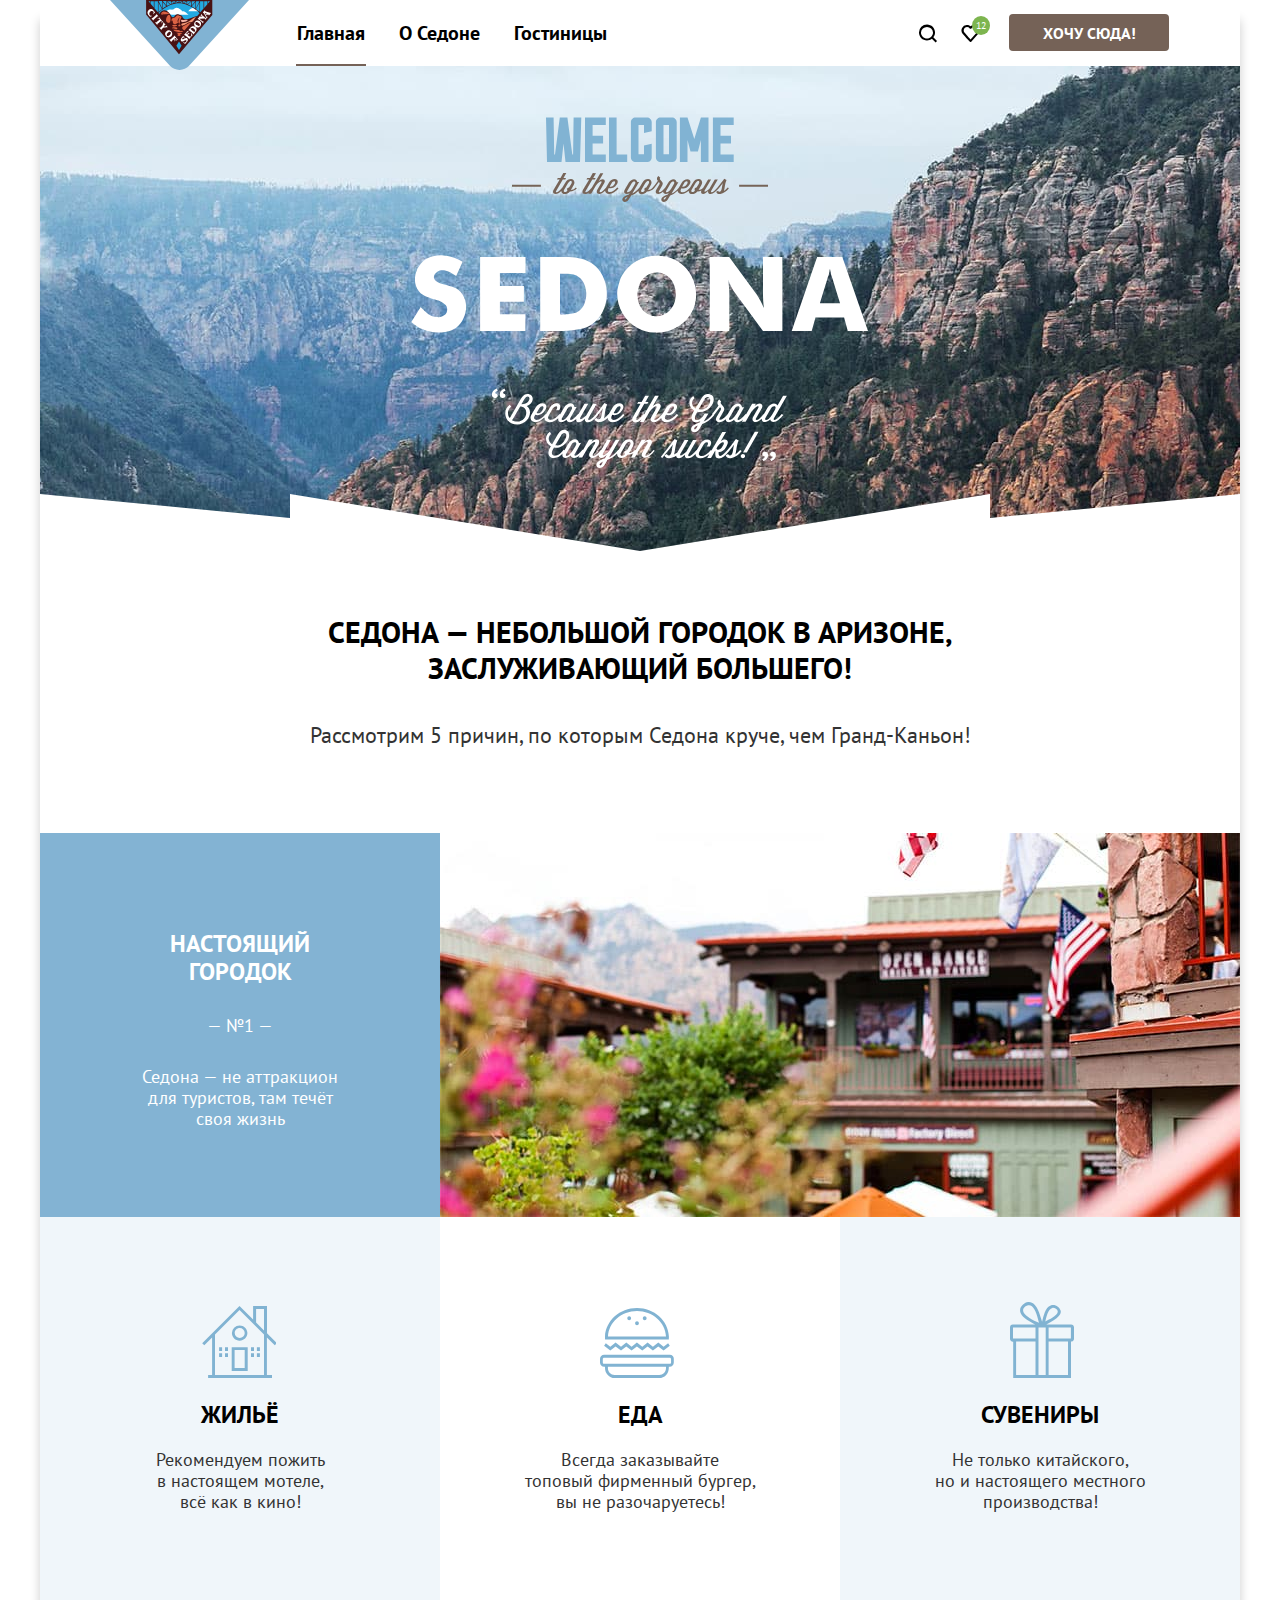
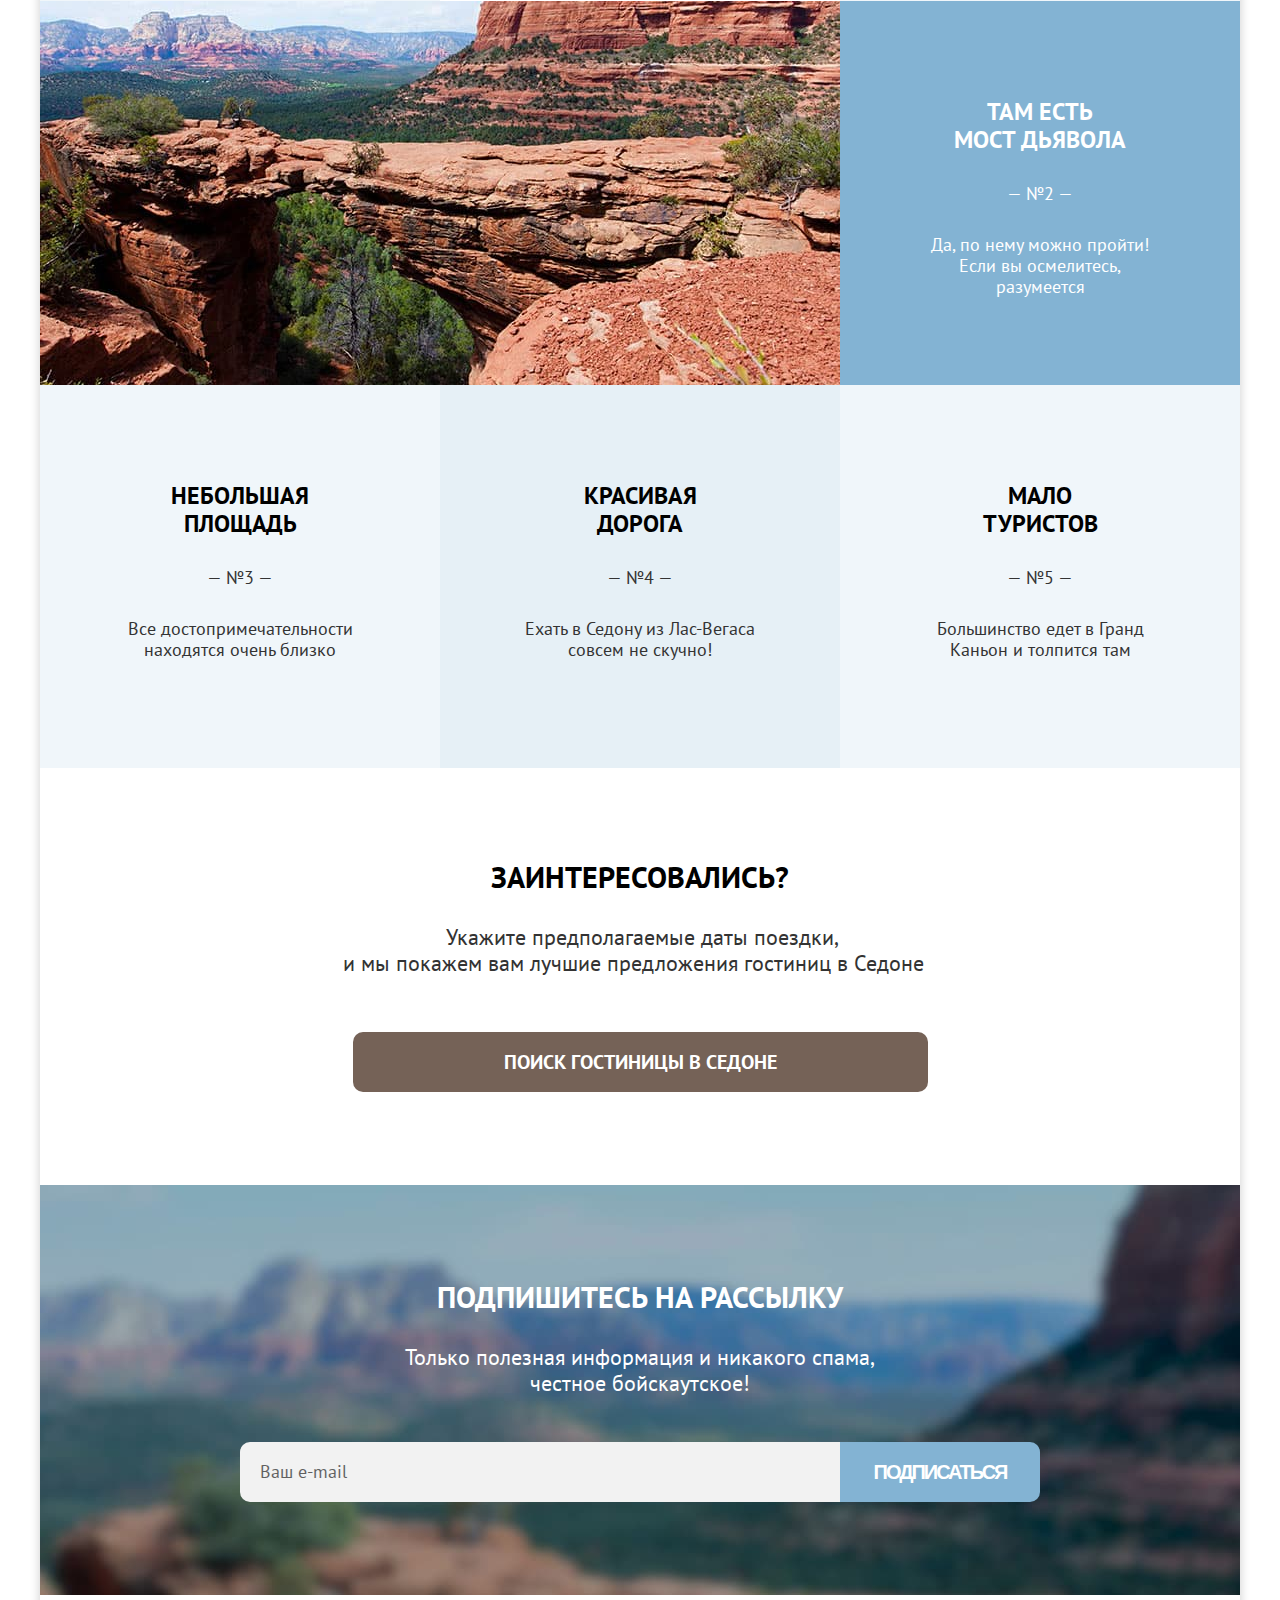
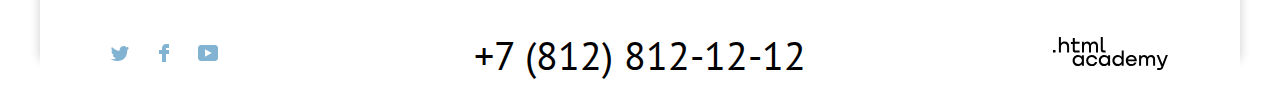
<file: index.html>
<!DOCTYPE html>
<html lang="ru">
  <head>
    <meta charset="utf-8">
    <title>Туристический город Седона</title>
    <link rel="icon" type="image/png" sizes="32x32" href="./images/favicon32x32.png">
    <link rel="stylesheet" href="styles/styles.css">
  </head>
  <body>
    <div class="main-box-shadow">
      <header class="main-header">
        <nav class="navigation">
          <a class="navigation-logo">
            <img class="main-header-logo" src="./images/header/logo.svg" width="139" height="70" alt="Логотип сайта города Седоны.">
          </a>
          <ul class="navigation-list">
            <li class="navigation-item">
              <a class="navigation-link navigation-link-current">Главная</a>
            </li>
            <li class="navigation-item">
              <a class="navigation-link" href="#">О Седоне</a>
            </li>
            <li class="navigation-item">
              <a class="navigation-link" href="catalog.html">Гостиницы</a>
            </li>
          </ul>
          <ul class="navigation-list navigation-user">
            <li class="navigation-item">
              <a class="navigation-link" href="#" >
                <svg class="navigation-icon" aria-hidden="true" focusable="false" width="20" height="19" viewBox="0 0 20 19" fill="currentColor" xmlns="http://www.w3.org/2000/svg"><path d="m19.03 17.05-3.71-3.7c1-1.3 1.7-3 1.7-4.9 0-4.4-3.61-8-8.02-8a8.12 8.12 0 0 0-8.03 8.1c0 4.4 3.61 8 8.03 8 1.8 0 3.5-.6 4.91-1.7l3.71 3.7 1.4-1.5ZM9 14.55c-3.31 0-6.02-2.7-6.02-6a6.03 6.03 0 0 1 12.03 0c0 3.3-2.7 6-6.01 6Z"/></svg>
                <span class="visually-hidden">Поиск.</span>
              </a>
            </li>
            <li class="navigation-item">
              <a class="navigation-link navigation-favorite" href="#">
                <svg class="navigation-icon" aria-hidden="true" focusable="false" width="19" height="17" viewBox="0 0 19 17" fill="currentColor" xmlns="http://www.w3.org/2000/svg"><path d="M9.44 17c-.3 0-.6-.1-.8-.4-5.41-6.1-6.72-7.5-7.02-7.9A5.4 5.4 0 0 1 6.03 0c1.3 0 2.51.5 3.51 1.3a5.47 5.47 0 0 1 9.03 4.1c0 1.3-.5 2.5-1.3 3.4l-7.02 7.9c-.2.2-.4.3-.8.3ZM3.43 7.5c.3.4 3.5 4 6.11 6.9l6.22-7c.5-.5.7-1.2.7-2 0-1.8-1.5-3.3-3.3-3.3-1 0-2.01.5-2.71 1.3-.3.3-.6.4-.9.4-.3 0-.6-.2-.8-.4a3.7 3.7 0 0 0-2.72-1.3c-1.8 0-3.3 1.5-3.3 3.3-.1.9.3 1.6.7 2.1-.1 0-.1 0 0 0Z"/></svg>
                <span class="visually-hidden">Избранное.</span>
                <span class="favorite-number">12</span>
              </a>
            </li>
            <li class="navigation-item user-button">
              <a class="button navigation-link" href="#search">Хочу сюда!</a>
            </li>
          </ul>
        </nav>
      </header>
      <main class=" main-index main-container">
        <div class="page-container">
          <section class="promo">
            <h1 class="visually-hidden">Добро пожаловать в великолепный город Седона.</h1>
            <img class="welcome" src="./images/welcome.svg" width="458" height="352" alt="Добро пожаловать в великолепный город Седона.">
            <svg width="1200" height="57" fill="none" xmlns="http://www.w3.org/2000/svg"><path d="M0 57V0l250 24V0l350 57L950 0v24l250-24v57H0Z" fill="#fff"/></svg>
          </section>
          <section class="slogan">
            <h2 class="slogan-title">Седона &mdash; небольшой городок в Аризоне, заслуживающий&nbsp;большего!</h2>
            <p class="slogan-subtitle">Рассмотрим 5 причин, по которым Седона круче, чем Гранд-Каньон!</p>
          </section>
          <section class="advantages">
            <h2 class="visually-hidden">Преимущества</h2>
            <ul class="advantages-list">
              <li class="advantages-item-wrapper">
                <div class="advantages-item advantages-item-white">
                  <h3 class="advantages-title">Настоящий городок</h3>
                  <p class="advantages-number">&#8212; &#8470;1 &#8212;</p>
                  <p class="advantages-description">Седона — не аттракцион для&nbsp;туристов, там течёт своя&nbsp;жизнь</p>
                </div>
                <div class="advantages-image">
                  <img class="town" src="./images/advantages/town.jpg" width="800" height="384" alt="Улицы Седоны.">
                </div>
                <ul class="advantages-subitems">
                  <li class="advantages-subitem">
                    <b class="advantages-title house">Жильё</b>
                    <p class="advantages-description">Рекомендуем пожить в&nbsp;настоящем мотеле, всё&nbsp;как&nbsp;в&nbsp;кино!</p>
                  </li>
                  <li class="advantages-subitem">
                    <b class="advantages-title meal">Еда</b>
                    <p class="advantages-description">Всегда заказывайте топовый&nbsp;фирменный бургер, вы не разочаруетесь!</p>
                  </li>
                  <li class="advantages-subitem">
                    <b class="advantages-title souvenirs">Сувениры</b>
                    <p class="advantages-description">Не только китайского, но&nbsp;и&nbsp;настоящего местного производства!</p>
                  </li>
                </ul>
              </li>
              <li class="advantages-item-wrapper">
                <div class="advantages-image">
                  <img class="bridge" src="./images/advantages/bridge.jpg" width="800" height="384" alt="Мост дьявола.">
                </div>
                <div class="advantages-item advantages-item-white">
                  <h3 class="advantages-title">Там есть мост&nbsp;дьявола</h3>
                  <p class="advantages-number">&#8212; &#8470;2 &#8212;</p>
                  <p class="advantages-description">Да, по нему можно пройти!Если&nbsp;вы осмелитесь,<br>pазумеется</p>
                </div>
              </li>
              <li class="advantages-item-wrapper">
                <div class="advantages-item">
                  <h3 class="advantages-title">Небольшая площадь</h3>
                  <p class="advantages-number">&#8212; &#8470;3 &#8212;</p>
                  <p class="advantages-description">Все&nbsp;достопримечательности находятся очень близко</p>
                </div>
              </li>
              <li class="advantages-item-wrapper">
                <div class="advantages-item advantages-item-black">
                  <h3 class="advantages-title">Красивая дорога</h3>
                  <p class="advantages-number">&#8212; &#8470;4 &#8212;</p>
                  <p class="advantages-description">Ехать в Седону из Лас-Вегаса совсем не скучно!</p>
                </div>
              </li>
              <li class="advantages-item-wrapper">
                <div class="advantages-item">
                  <h3 class="advantages-title">Мало туристов</h3>
                  <p class="advantages-number">&#8212; &#8470;5 &#8212;</p>
                  <p class="advantages-description">Большинство&nbsp;едет&nbsp;в&nbsp;Гранд Каньон и толпится там</p>
                </div>
              </li>
            </ul>
          </section>
          <div class="index-column">
            <section class ="hotel-search">
              <h2 class ="visually-hidden">Поиск гостиницы.</h2>
              <b class="hotel-search-title" id="search">Заинтересовались?</b>
              <p class ="hotel-search-desciption">Укажите предполагаемые даты поездки,<br>и мы покажем вам лучшие предложения гостиниц в Седоне</p>
              <a class="button hotel-search" href="catalog.html">Поиск гостиницы в Седоне</a>
            </section>
            <section class="subscribe">
              <h2 class="subscribe-title">Подпишитесь на рассылку</h2>
              <p class="subscribe-subtitle">Только полезная информация и никакого спама, <br> честное бойскаутское!</p>
              <form class="subscribe-form" action="https://echo.htmlacademy.ru" method="post">
                <label class ="visually-hidden" for="subscribe-email">Ваш e-mail.</label>
                <input class="subscribe-email" type="email" name="subscribe-email" id="subscribe-email" placeholder="Ваш e-mail" required>
                <button class="button subscribe-form-button" type="submit">Подписаться</button>
              </form>
            </section>
          </div>
        </div>
      </main>
      <footer class="main-footer">
        <div class="main-footer-container">
          <div class="footer-information">
            <section class="footer-social">
              <h2 class="visually-hidden">Социальные сети.</h2>
              <ul class="footer-social-list">
                <li class="footer-social-item">
                  <a class="footer-social-link" href="https://twitter.com/htmlacademy_ru">
                    <svg class="social-icon" width="18" height="15" viewBox="0 0 18 15" fill="none" xmlns="http://www.w3.org/2000/svg"><g clip-path="url(#a)"><path d="M11.6.2c1.8-.5 3.2.3 3.8 1.2.7-.2 1.4-.5 2.1-.7 0 .9-.6 1.5-.9 1.8.7.1 1.4-.6 1.4-.6-.2 1-1.1 1.8-1.7 2C16.1 10.7 13 15.1 5.7 15h-.5c-.4 0-4.4-.5-5.2-1.9 2.4.2 4.1-.4 5-1.2-1-.3-2.9-.4-3.2-2.9.4.1.6.2 1.3.1C1.8 8.3.4 7.5.5 5.3c.3.3 1.1.5 1.4.5C1.1 5.6-.2 2.5.9.9c1.9 1.9 4 3.6 7.6 3.8C8.7 2.3 9.7.8 11.6.2Z"/></g><defs><clipPath id="a"><path fill="#fff" d="M0 0h18v15H0z"/></clipPath></defs></svg>
                    <span class="visually-hidden">Тwitter</span>
                  </a>
                </li>
                <li class="footer-social-item">
                  <a class="footer-social-link" href="https://www.facebook.com/htmlacademy">
                    <svg class="social-icon" width="10" height="18" viewBox="0 0 10 18" fill="none" xmlns="http://www.w3.org/2000/svg"><path d="M7 0C4.8 0 3 1.8 3 4v2H0v4h3v8h4v-8h3V6H7V4h3V0H7Z"/></svg>
                    <span class="visually-hidden">Facebook</span>
                  </a>
                </li>
                <li class="footer-social-item">
                  <a class="footer-social-link" href="https://www.youtube.com/c/HTMLAcademyRUS">
                    <svg class="social-icon" width="20" height="16" viewBox="0 0 20 16" fill="none" xmlns="http://www.w3.org/2000/svg"><path d="M17 0H2.9C1.2 0 0 1.5 0 3.2v9.5C0 14.5 1.2 16 2.9 16h14.3c1.5 0 2.9-1.5 2.9-3.2V3.2C19.9 1.5 18.7 0 17 0ZM7 11.8V4.2L13.7 8 7 11.8Z"/></svg>
                    <span class="visually-hidden">Youtube</span>
                  </a>
                </li>
              </ul>
            </section>
            <section class="footer-contacts">
              <h2 class="visually-hidden">Контакты.</h2>
              <a class="footer-contacts-phone" href="tel:88128121212">+7 (812) 812-12-12</a>
            </section>
            <section class="footer-htmlacademy">
              <h2 class="visually-hidden">HTML Academy.</h2>
              <a class="footer-htmlacademy-link" href="https://htmlacademy.ru">
                <svg class="htmlacademy-icon" width="115" height="34" viewBox="0 0 115 34" fill="none" xmlns="http://www.w3.org/2000/svg"><path d="M0 12.9v2.6h2.5v-2.6H0ZM11.6 4.5c-1.6 0-2.8.7-3.6 1.7h-.1V0h-2v15.5h2v-5.3c0-2.1 1.3-3.6 3.3-3.6 1.8 0 2.9 1.4 2.9 3.2v5.7h2V9.4c.1-3-1.8-4.9-4.5-4.9ZM26.6 4.8h-4.8V1.1h-2v3.8h-1.9v2h1.9v6c0 1.7 1 2.7 2.7 2.7h4.1v-2h-3.7c-.7 0-1.1-.4-1.1-1.1V6.8h4.8v-2ZM41.1 4.6c-1.6 0-2.9.8-3.5 2.1h-.1c-.6-1.2-1.8-2.1-3.4-2.1-1.4 0-2.5.8-3.1 1.8h-.1V4.8H29v10.6h2V10c0-2 1-3.5 2.6-3.5 1.5 0 2.4 1 2.4 2.6v6.3h2V9.8c0-2.4 1.4-3.3 2.6-3.3 1.5 0 2.4 1 2.4 2.6v6.3h2V8.9c.1-2.5-1.4-4.3-3.9-4.3ZM47.8 12.7c0 1.7 1 2.7 2.8 2.7h2v-2h-1.7c-.7 0-1.1-.4-1.1-1.1V0h-2v12.7ZM28.9 19.7c-.9-1.1-2.2-1.8-3.9-1.8-3.1 0-5.4 2.3-5.4 5.6s2.3 5.6 5.4 5.6c1.8 0 3-.8 3.8-1.9h.1v1.6h2V18.2h-2v1.5Zm-3.6 7.4c-2.2 0-3.6-1.6-3.6-3.6s1.4-3.6 3.6-3.6 3.6 1.6 3.6 3.6c0 1.9-1.4 3.6-3.6 3.6ZM44.2 22c-.5-2.4-2.6-4.1-5.4-4.1a5.4 5.4 0 0 0-5.6 5.6c0 3.1 2.2 5.6 5.6 5.6 2.8 0 4.9-1.8 5.4-4.2h-2.1a3.4 3.4 0 0 1-3.3 2.3c-2.2 0-3.6-1.6-3.6-3.6s1.4-3.6 3.6-3.6c1.6 0 2.8 1 3.3 2.2h2.1V22ZM55.1 19.7c-.9-1.1-2.2-1.8-3.9-1.8-3.1 0-5.4 2.3-5.4 5.6s2.3 5.6 5.4 5.6c1.8 0 3-.8 3.8-1.9h.1v1.6h2V18.2h-2v1.5Zm-3.6 7.4c-2.2 0-3.6-1.6-3.6-3.6s1.4-3.6 3.6-3.6 3.6 1.6 3.6 3.6c0 1.9-1.5 3.6-3.6 3.6ZM68.7 19.8c-.9-1.1-2.2-1.9-3.9-1.9-3.1 0-5.4 2.3-5.4 5.6s2.2 5.6 5.4 5.6c1.7 0 3-.8 3.8-1.8h.1v1.5h2V13.4h-2v6.4Zm-3.6 7.3c-2.2 0-3.6-1.6-3.6-3.6s1.4-3.6 3.6-3.6 3.6 1.6 3.6 3.6c-.1 2-1.5 3.6-3.6 3.6ZM78.3 17.9c-3.3 0-5.5 2.5-5.5 5.6 0 3 2.1 5.6 5.5 5.6 2.5 0 4.5-1.3 5.2-3.6h-2.1c-.5 1-1.6 1.6-3 1.6-1.9 0-3.3-1.3-3.4-2.9h8.8c.2-3.6-2-6.3-5.5-6.3Zm0 1.9c1.7 0 3 1 3.3 2.6h-6.5c.3-1.5 1.5-2.6 3.2-2.6ZM98.2 17.9c-1.6 0-2.9.8-3.6 2h-.1c-.6-1.2-1.8-2-3.4-2-1.4 0-2.5.7-3.1 1.8v-1.5h-1.9v10.6h2v-5.4c0-2 1-3.4 2.6-3.5 1.5 0 2.4 1 2.4 2.6v6.3h2v-5.6c0-2.4 1.4-3.3 2.6-3.3 1.5 0 2.4 1 2.4 2.6v6.3h2v-6.5c.1-2.6-1.4-4.4-3.9-4.4ZM109.4 27l-3.6-8.9h-2.2l4.8 11.6c-.3.9-.7 1.2-1.7 1.2h-2.5v2h2.5c1.8 0 2.8-.8 3.5-2.6l4.7-12.2h-2.1l-3.4 8.9Z"/></svg>
              </a>
            </section>
          </div>
        </div>
      </footer>
    </div>
    <!--модальное окно-->
    <div class="modal-conteiner modal-container-close">
      <div class="modal modal-search">
        <button class="modal-close-button" type="button">
          <svg class="modal-close-icon" width="13" height="13" viewBox="0 0 13 13" xmlns="http://www.w3.org/2000/svg"><path d="M13 1.2 11.8 0 6.5 5.3 1.2 0 0 1.2l5.3 5.3L0 11.8 1.2 13l5.3-5.3 5.3 5.3 1.2-1.2-5.3-5.3L13 1.2Z"/></svg>
          <span class="visually-hidden">Закрыть</span>
        </button>
        <section class="modal-content">
          <h2 class="modal-title">Поиск гостиницы в Седоне</h2>
          <form class="appointment-form" action="https://echo.htmlacademy.ru/" method="post">
            <div class="field-group appointment-form-date">
              <label for="arrival-date">Дата заезда:</label>
              <input class="field field-invalid field-error" type="text" id="arrival-date" name="arrival-date" value="27 апреля 2020">
              <a class="calendar" href="#"></a>
            </div>
            <span class="subfield-text invalid-text">Мы не можем отправить вас в прошлое.</span>
            <div class="field-group appointment-form-date">
              <label for="departure-date">Дата выезда:</label>
              <input class="field field-valid" type="text" id="departure-date" name="departure-date" value="1 сентября 2021">
              <a class="calendar" href="#"></a>
            </div>
            <span class="subfield-text valid-text">На эти даты есть свободные номера. Пока есть.</span>
            <section class="field-group-wrapper">
              <div class="field-group form-adults-number">
                <label for="adults-number">Взрослые:</label>
                <p class="field-button-complex">
                  <button class="button-minus" type="button">
                    <svg class="icon-minus" width="13" height="1" viewBox="0 0 13 1" xmlns="http://www.w3.org/2000/svg"><path d="M0 0v1h13V0H0Z"/></svg>
                  </button>
                  <input class="field" type="text" id="adults-number" name="adults-number" value="2">
                  <button class="button-plus" type="button">
                    <svg class="icon-plus" width="13" height="13" viewBox="0 0 13 13" xmlns="http://www.w3.org/2000/svg"><path d="M13 6H7V0H6v6H0v1h6v6h1V7h6V6Z"/></svg>
                  </button>
                </p>
              </div>
              <div class="field-group form-children-number">
                <label for="children-number">Дети:</label>
                  <span class="tooltip">
                    <button class="tooltip-toggle" type="button" aria-labelledby="tooltip-label">
                      <svg class="tooltip-icon" width="1" height="9" viewBox="0 0 1 9" fill="none" xmlns="http://www.w3.org/2000/svg"><g clip-path="url(#a)" fill="#fff"><path d="M0 9h1V3H0v6ZM1 0H0v1h1V0Z"/></g><defs><clipPath id="inf"><path fill="#fff" d="M0 0h1v9H0z"/></clipPath></defs></svg>
                    </button>
                    <span class="tooltip-text" role="tooltip" id="tooltip-label">Укажите количество детей, которые будут с вами,возраст которых от 6 до 18 лет. Дети до 6 лет размещаются бесплатно.
                    </span>
                  </span>
                <p class="field-button-complex">
                  <button class="button-minus" type="button">
                    <svg class="icon-minus" width="13" height="1" viewBox="0 0 13 1" xmlns="http://www.w3.org/2000/svg"><path d="M0 0v1h13V0H0Z"/></svg>
                  </button>
                  <input class="field" type="text" id="children-number" name="children-number" value="1">
                  <button class="button-plus" type="button">
                    <svg class="icon-plus" width="13" height="13" viewBox="0 0 13 13" xmlns="http://www.w3.org/2000/svg"><path d="M13 6H7V0H6v6H0v1h6v6h1V7h6V6Z"/></svg>
                  </button>
                </p>
              </div>
            </section>
            <button class="button modal-search-button" type="submit">Найти</button>
          </form>
        </section>
      </div>
    </div>
  </body>
</html>
</file>
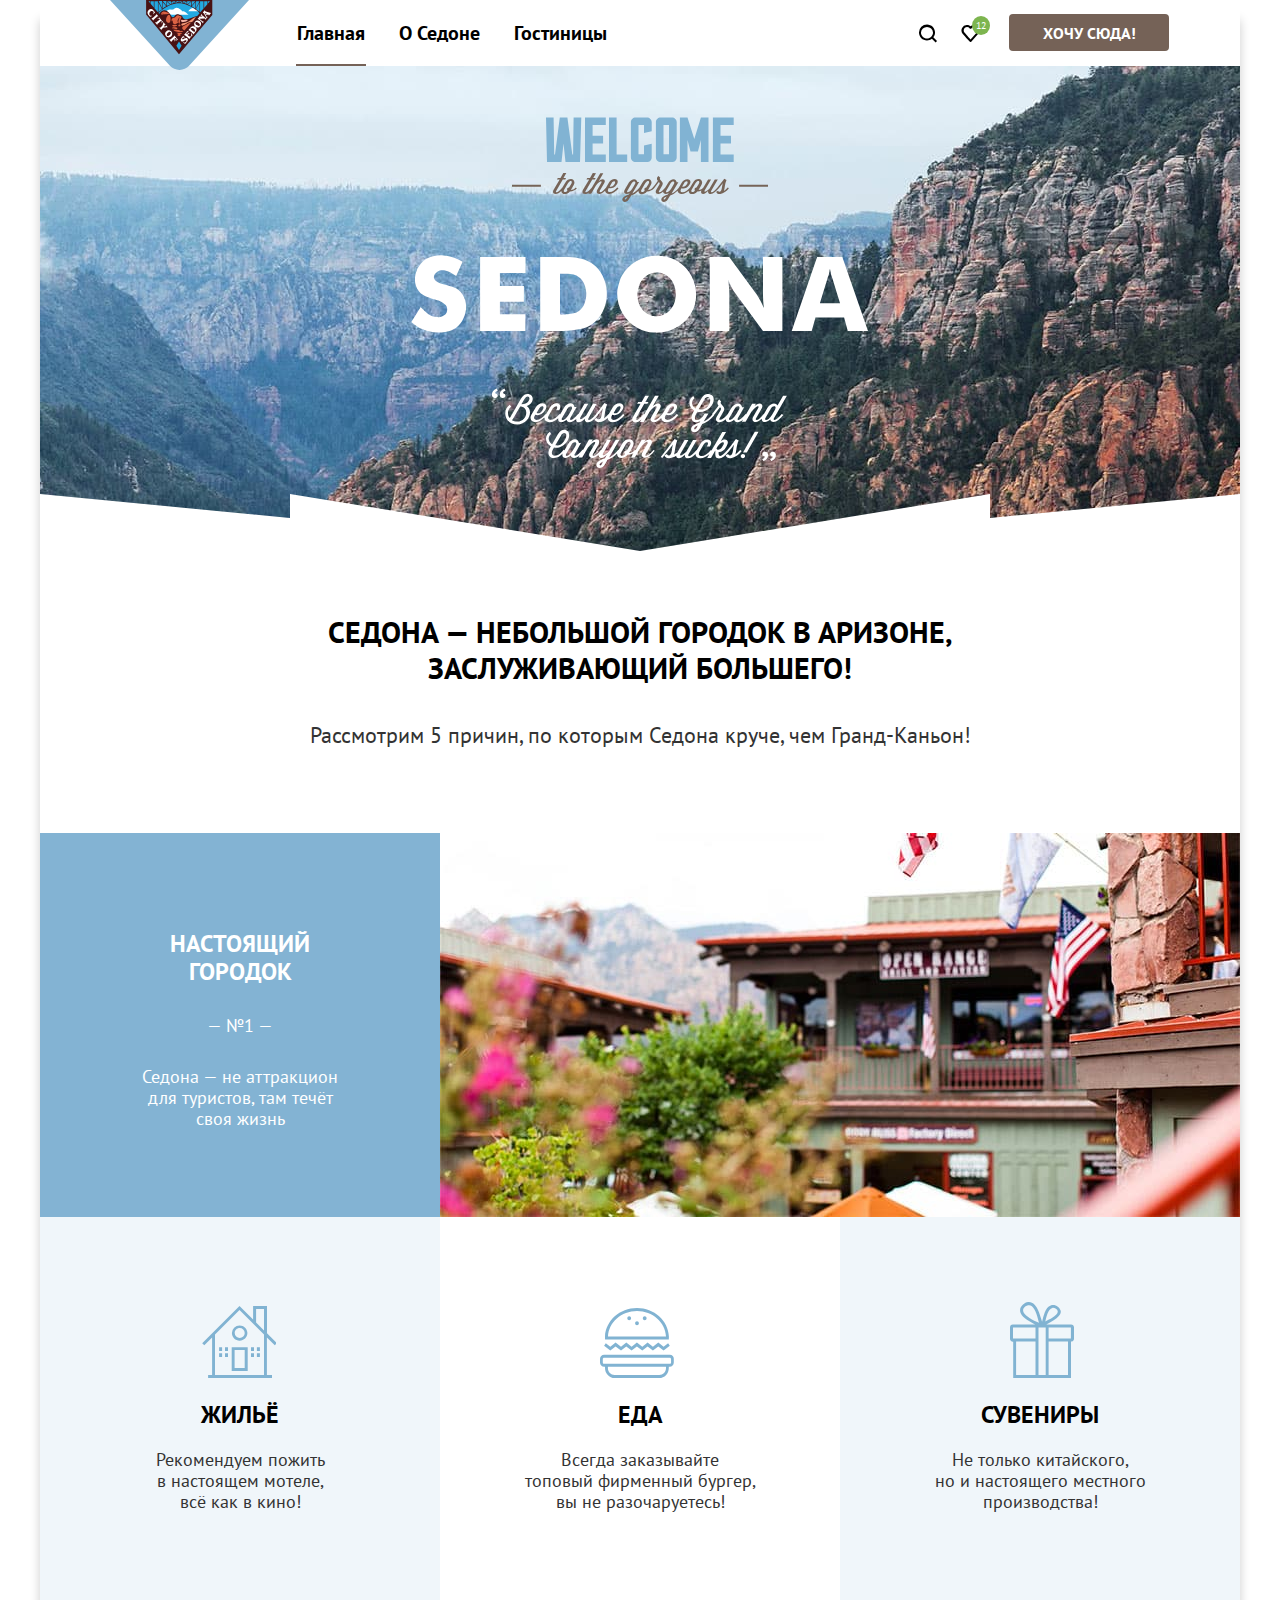
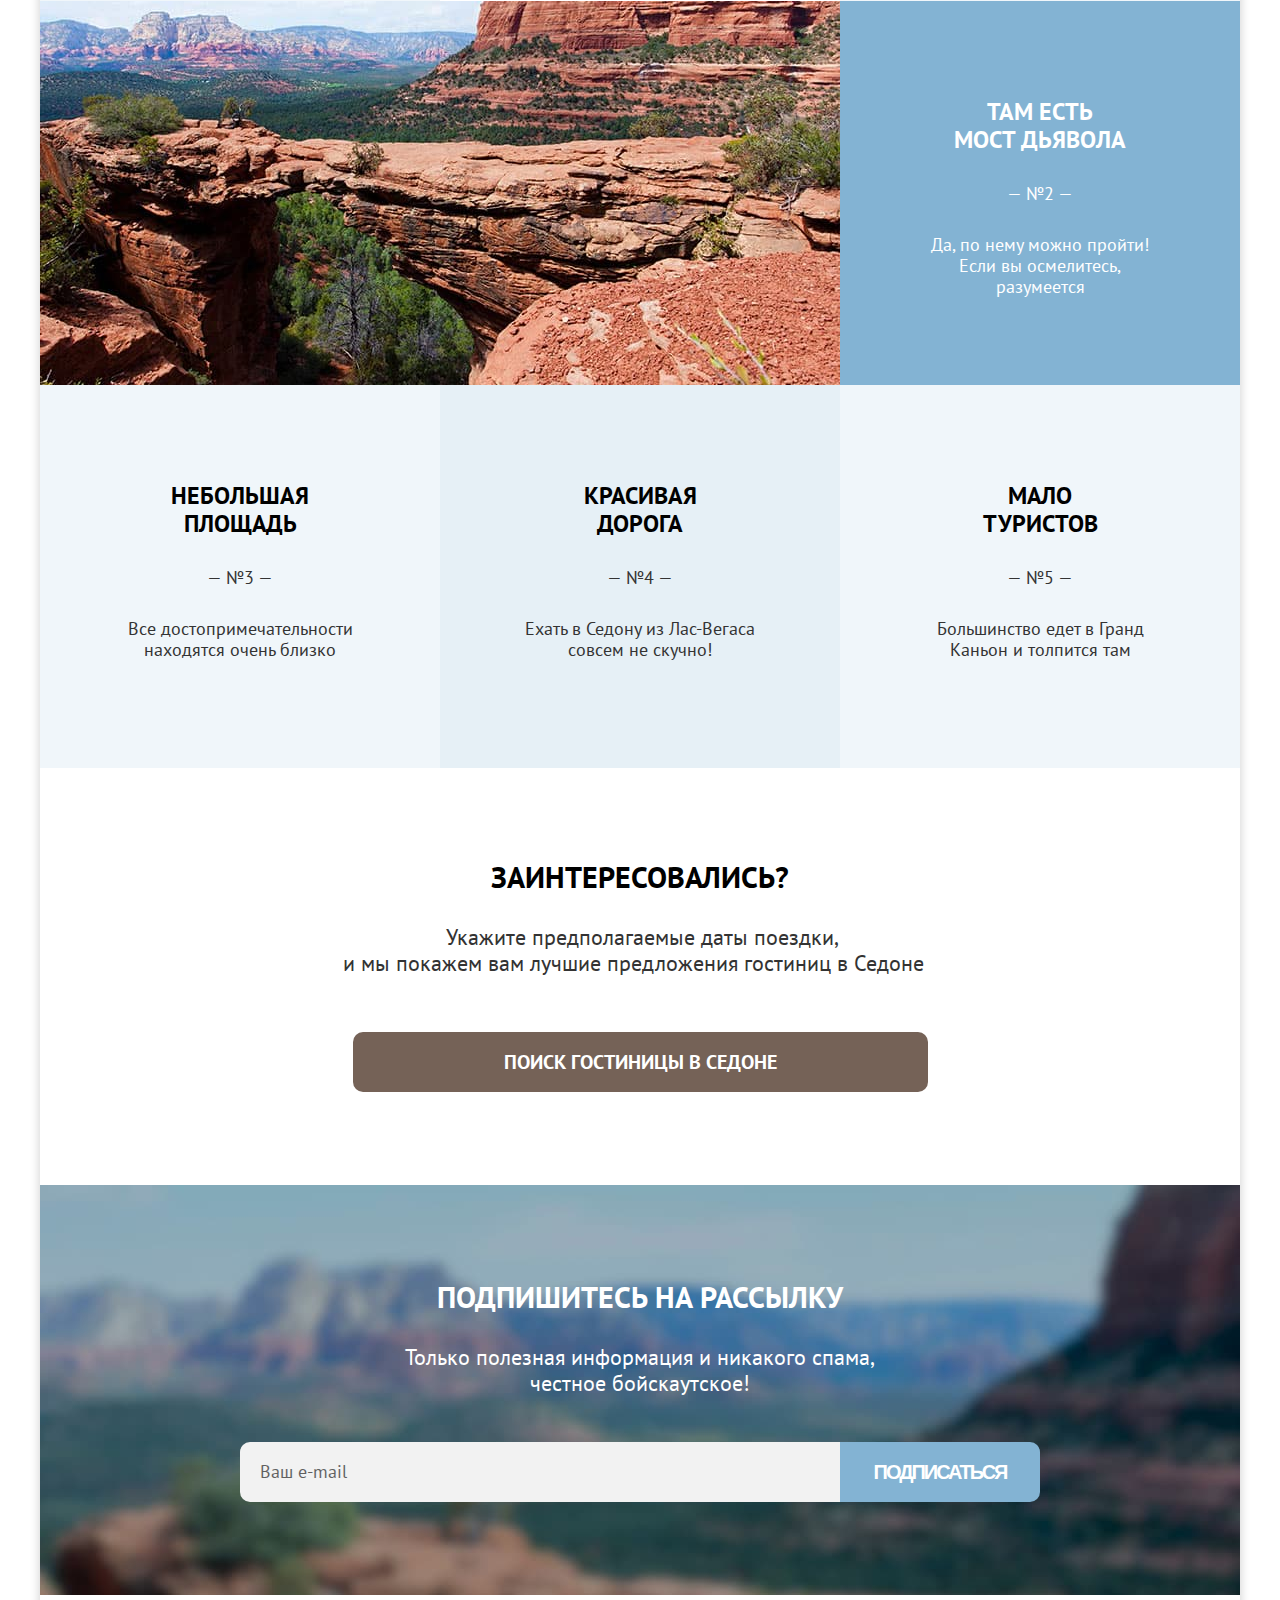
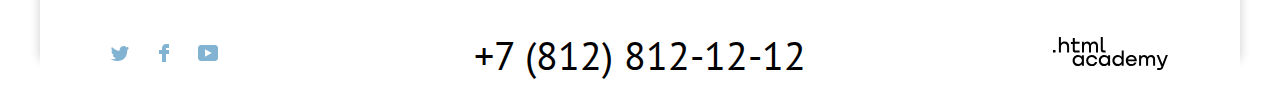
<file: 8/index.html>
<!DOCTYPE html>
<html lang="ru">
  <head>
    <meta charset="utf-8">
    <title>Туристический город Седона</title>
    <link rel="icon" type="image/png" sizes="32x32" href="./images/favicon32x32.png">
    <link rel="stylesheet" href="styles/styles.css">
    <base href="https://htmlacademy-htmlcss.github.io/1942869-sedona-33/8/">
</head>
  <body>
    <div class="main-box-shadow">
      <header class="main-header">
        <nav class="navigation">
          <a class="navigation-logo">
            <img class="main-header-logo" src="./images/header/logo.svg" width="139" height="70" alt="Логотип сайта города Седоны.">
          </a>
          <ul class="navigation-list">
            <li class="navigation-item">
              <a class="navigation-link navigation-link-current">Главная</a>
            </li>
            <li class="navigation-item">
              <a class="navigation-link" href="#">О Седоне</a>
            </li>
            <li class="navigation-item">
              <a class="navigation-link" href="catalog.html">Гостиницы</a>
            </li>
          </ul>
          <ul class="navigation-list navigation-user">
            <li class="navigation-item">
              <a class="navigation-link" href="#" >
                <svg class="navigation-icon" aria-hidden="true" focusable="false" width="20" height="19" viewBox="0 0 20 19" fill="currentColor" xmlns="http://www.w3.org/2000/svg"><path d="m19.03 17.05-3.71-3.7c1-1.3 1.7-3 1.7-4.9 0-4.4-3.61-8-8.02-8a8.12 8.12 0 0 0-8.03 8.1c0 4.4 3.61 8 8.03 8 1.8 0 3.5-.6 4.91-1.7l3.71 3.7 1.4-1.5ZM9 14.55c-3.31 0-6.02-2.7-6.02-6a6.03 6.03 0 0 1 12.03 0c0 3.3-2.7 6-6.01 6Z"/></svg>
                <span class="visually-hidden">Поиск.</span>
              </a>
            </li>
            <li class="navigation-item">
              <a class="navigation-link navigation-favorite" href="#">
                <svg class="navigation-icon" aria-hidden="true" focusable="false" width="19" height="17" viewBox="0 0 19 17" fill="currentColor" xmlns="http://www.w3.org/2000/svg"><path d="M9.44 17c-.3 0-.6-.1-.8-.4-5.41-6.1-6.72-7.5-7.02-7.9A5.4 5.4 0 0 1 6.03 0c1.3 0 2.51.5 3.51 1.3a5.47 5.47 0 0 1 9.03 4.1c0 1.3-.5 2.5-1.3 3.4l-7.02 7.9c-.2.2-.4.3-.8.3ZM3.43 7.5c.3.4 3.5 4 6.11 6.9l6.22-7c.5-.5.7-1.2.7-2 0-1.8-1.5-3.3-3.3-3.3-1 0-2.01.5-2.71 1.3-.3.3-.6.4-.9.4-.3 0-.6-.2-.8-.4a3.7 3.7 0 0 0-2.72-1.3c-1.8 0-3.3 1.5-3.3 3.3-.1.9.3 1.6.7 2.1-.1 0-.1 0 0 0Z"/></svg>
                <span class="visually-hidden">Избранное.</span>
                <span class="favorite-number">12</span>
              </a>
            </li>
            <li class="navigation-item user-button">
              <a class="button navigation-link" href="#search">Хочу сюда!</a>
            </li>
          </ul>
        </nav>
      </header>
      <main class=" main-index main-container">
        <div class="page-container">
          <section class="promo">
            <h1 class="visually-hidden">Добро пожаловать в великолепный город Седона.</h1>
            <img class="welcome" src="./images/welcome.svg" width="458" height="352" alt="Добро пожаловать в великолепный город Седона.">
            <svg width="1200" height="57" fill="none" xmlns="http://www.w3.org/2000/svg"><path d="M0 57V0l250 24V0l350 57L950 0v24l250-24v57H0Z" fill="#fff"/></svg>
          </section>
          <section class="slogan">
            <h2 class="slogan-title">Седона &mdash; небольшой городок в Аризоне, заслуживающий&nbsp;большего!</h2>
            <p class="slogan-subtitle">Рассмотрим 5 причин, по которым Седона круче, чем Гранд-Каньон!</p>
          </section>
          <section class="advantages">
            <h2 class="visually-hidden">Преимущества</h2>
            <ul class="advantages-list">
              <li class="advantages-item-wrapper">
                <div class="advantages-item advantages-item-white">
                  <h3 class="advantages-title">Настоящий городок</h3>
                  <p class="advantages-number">&#8212; &#8470;1 &#8212;</p>
                  <p class="advantages-description">Седона — не аттракцион для&nbsp;туристов, там течёт своя&nbsp;жизнь</p>
                </div>
                <div class="advantages-image">
                  <img class="town" src="./images/advantages/town.jpg" width="800" height="384" alt="Улицы Седоны.">
                </div>
                <ul class="advantages-subitems">
                  <li class="advantages-subitem">
                    <b class="advantages-title house">Жильё</b>
                    <p class="advantages-description">Рекомендуем пожить в&nbsp;настоящем мотеле, всё&nbsp;как&nbsp;в&nbsp;кино!</p>
                  </li>
                  <li class="advantages-subitem">
                    <b class="advantages-title meal">Еда</b>
                    <p class="advantages-description">Всегда заказывайте топовый&nbsp;фирменный бургер, вы не разочаруетесь!</p>
                  </li>
                  <li class="advantages-subitem">
                    <b class="advantages-title souvenirs">Сувениры</b>
                    <p class="advantages-description">Не только китайского, но&nbsp;и&nbsp;настоящего местного производства!</p>
                  </li>
                </ul>
              </li>
              <li class="advantages-item-wrapper">
                <div class="advantages-image">
                  <img class="bridge" src="./images/advantages/bridge.jpg" width="800" height="384" alt="Мост дьявола.">
                </div>
                <div class="advantages-item advantages-item-white">
                  <h3 class="advantages-title">Там есть мост&nbsp;дьявола</h3>
                  <p class="advantages-number">&#8212; &#8470;2 &#8212;</p>
                  <p class="advantages-description">Да, по нему можно пройти!Если&nbsp;вы осмелитесь,<br>pазумеется</p>
                </div>
              </li>
              <li class="advantages-item-wrapper">
                <div class="advantages-item">
                  <h3 class="advantages-title">Небольшая площадь</h3>
                  <p class="advantages-number">&#8212; &#8470;3 &#8212;</p>
                  <p class="advantages-description">Все&nbsp;достопримечательности находятся очень близко</p>
                </div>
              </li>
              <li class="advantages-item-wrapper">
                <div class="advantages-item advantages-item-black">
                  <h3 class="advantages-title">Красивая дорога</h3>
                  <p class="advantages-number">&#8212; &#8470;4 &#8212;</p>
                  <p class="advantages-description">Ехать в Седону из Лас-Вегаса совсем не скучно!</p>
                </div>
              </li>
              <li class="advantages-item-wrapper">
                <div class="advantages-item">
                  <h3 class="advantages-title">Мало туристов</h3>
                  <p class="advantages-number">&#8212; &#8470;5 &#8212;</p>
                  <p class="advantages-description">Большинство&nbsp;едет&nbsp;в&nbsp;Гранд Каньон и толпится там</p>
                </div>
              </li>
            </ul>
          </section>
          <div class="index-column">
            <section class ="hotel-search">
              <h2 class ="visually-hidden">Поиск гостиницы.</h2>
              <b class="hotel-search-title" id="search">Заинтересовались?</b>
              <p class ="hotel-search-desciption">Укажите предполагаемые даты поездки,<br>и мы покажем вам лучшие предложения гостиниц в Седоне</p>
              <a class="button hotel-search" href="catalog.html">Поиск гостиницы в Седоне</a>
            </section>
            <section class="subscribe">
              <h2 class="subscribe-title">Подпишитесь на рассылку</h2>
              <p class="subscribe-subtitle">Только полезная информация и никакого спама, <br> честное бойскаутское!</p>
              <form class="subscribe-form" action="https://echo.htmlacademy.ru" method="post">
                <label class ="visually-hidden" for="subscribe-email">Ваш e-mail.</label>
                <input class="subscribe-email" type="email" name="subscribe-email" id="subscribe-email" placeholder="Ваш e-mail">
                <button class="button subscribe-form-button" type="submit">Подписаться</button>
              </form>
            </section>
          </div>
        </div>
      </main>
      <footer class="main-footer">
        <div class="main-footer-container">
          <div class="footer-information">
            <section class="footer-social">
              <h2 class="visually-hidden">Социальные сети.</h2>
              <ul class="footer-social-list">
                <li class="footer-social-item">
                  <a class="footer-social-link" href="https://twitter.com/htmlacademy_ru">
                    <svg class="social-icon" width="18" height="15" viewBox="0 0 18 15" fill="none" xmlns="http://www.w3.org/2000/svg"><g clip-path="url(#a)"><path d="M11.6.2c1.8-.5 3.2.3 3.8 1.2.7-.2 1.4-.5 2.1-.7 0 .9-.6 1.5-.9 1.8.7.1 1.4-.6 1.4-.6-.2 1-1.1 1.8-1.7 2C16.1 10.7 13 15.1 5.7 15h-.5c-.4 0-4.4-.5-5.2-1.9 2.4.2 4.1-.4 5-1.2-1-.3-2.9-.4-3.2-2.9.4.1.6.2 1.3.1C1.8 8.3.4 7.5.5 5.3c.3.3 1.1.5 1.4.5C1.1 5.6-.2 2.5.9.9c1.9 1.9 4 3.6 7.6 3.8C8.7 2.3 9.7.8 11.6.2Z"/></g><defs><clipPath id="a"><path fill="#fff" d="M0 0h18v15H0z"/></clipPath></defs></svg>
                    <span class="visually-hidden">Тwitter</span>
                  </a>
                </li>
                <li class="footer-social-item">
                  <a class="footer-social-link" href="https://www.facebook.com/htmlacademy">
                    <svg class="social-icon" width="10" height="18" viewBox="0 0 10 18" fill="none" xmlns="http://www.w3.org/2000/svg"><path d="M7 0C4.8 0 3 1.8 3 4v2H0v4h3v8h4v-8h3V6H7V4h3V0H7Z"/></svg>
                    <span class="visually-hidden">Facebook</span>
                  </a>
                </li>
                <li class="footer-social-item">
                  <a class="footer-social-link" href="https://www.youtube.com/c/HTMLAcademyRUS">
                    <svg class="social-icon" width="20" height="16" viewBox="0 0 20 16" fill="none" xmlns="http://www.w3.org/2000/svg"><path d="M17 0H2.9C1.2 0 0 1.5 0 3.2v9.5C0 14.5 1.2 16 2.9 16h14.3c1.5 0 2.9-1.5 2.9-3.2V3.2C19.9 1.5 18.7 0 17 0ZM7 11.8V4.2L13.7 8 7 11.8Z"/></svg>
                    <span class="visually-hidden">Youtube</span>
                  </a>
                </li>
              </ul>
            </section>
            <section class="footer-contacts">
              <h2 class="visually-hidden">Контакты.</h2>
              <a class="footer-contacts-phone" href="tel:88128121212">+7 (812) 812-12-12</a>
            </section>
            <section class="footer-htmlacademy">
              <h2 class="visually-hidden">HTML Academy.</h2>
              <a class="footer-htmlacademy-link" href="https://htmlacademy.ru">
                <svg class="htmlacademy-icon" width="115" height="34" viewBox="0 0 115 34" fill="none" xmlns="http://www.w3.org/2000/svg"><path d="M0 12.9v2.6h2.5v-2.6H0ZM11.6 4.5c-1.6 0-2.8.7-3.6 1.7h-.1V0h-2v15.5h2v-5.3c0-2.1 1.3-3.6 3.3-3.6 1.8 0 2.9 1.4 2.9 3.2v5.7h2V9.4c.1-3-1.8-4.9-4.5-4.9ZM26.6 4.8h-4.8V1.1h-2v3.8h-1.9v2h1.9v6c0 1.7 1 2.7 2.7 2.7h4.1v-2h-3.7c-.7 0-1.1-.4-1.1-1.1V6.8h4.8v-2ZM41.1 4.6c-1.6 0-2.9.8-3.5 2.1h-.1c-.6-1.2-1.8-2.1-3.4-2.1-1.4 0-2.5.8-3.1 1.8h-.1V4.8H29v10.6h2V10c0-2 1-3.5 2.6-3.5 1.5 0 2.4 1 2.4 2.6v6.3h2V9.8c0-2.4 1.4-3.3 2.6-3.3 1.5 0 2.4 1 2.4 2.6v6.3h2V8.9c.1-2.5-1.4-4.3-3.9-4.3ZM47.8 12.7c0 1.7 1 2.7 2.8 2.7h2v-2h-1.7c-.7 0-1.1-.4-1.1-1.1V0h-2v12.7ZM28.9 19.7c-.9-1.1-2.2-1.8-3.9-1.8-3.1 0-5.4 2.3-5.4 5.6s2.3 5.6 5.4 5.6c1.8 0 3-.8 3.8-1.9h.1v1.6h2V18.2h-2v1.5Zm-3.6 7.4c-2.2 0-3.6-1.6-3.6-3.6s1.4-3.6 3.6-3.6 3.6 1.6 3.6 3.6c0 1.9-1.4 3.6-3.6 3.6ZM44.2 22c-.5-2.4-2.6-4.1-5.4-4.1a5.4 5.4 0 0 0-5.6 5.6c0 3.1 2.2 5.6 5.6 5.6 2.8 0 4.9-1.8 5.4-4.2h-2.1a3.4 3.4 0 0 1-3.3 2.3c-2.2 0-3.6-1.6-3.6-3.6s1.4-3.6 3.6-3.6c1.6 0 2.8 1 3.3 2.2h2.1V22ZM55.1 19.7c-.9-1.1-2.2-1.8-3.9-1.8-3.1 0-5.4 2.3-5.4 5.6s2.3 5.6 5.4 5.6c1.8 0 3-.8 3.8-1.9h.1v1.6h2V18.2h-2v1.5Zm-3.6 7.4c-2.2 0-3.6-1.6-3.6-3.6s1.4-3.6 3.6-3.6 3.6 1.6 3.6 3.6c0 1.9-1.5 3.6-3.6 3.6ZM68.7 19.8c-.9-1.1-2.2-1.9-3.9-1.9-3.1 0-5.4 2.3-5.4 5.6s2.2 5.6 5.4 5.6c1.7 0 3-.8 3.8-1.8h.1v1.5h2V13.4h-2v6.4Zm-3.6 7.3c-2.2 0-3.6-1.6-3.6-3.6s1.4-3.6 3.6-3.6 3.6 1.6 3.6 3.6c-.1 2-1.5 3.6-3.6 3.6ZM78.3 17.9c-3.3 0-5.5 2.5-5.5 5.6 0 3 2.1 5.6 5.5 5.6 2.5 0 4.5-1.3 5.2-3.6h-2.1c-.5 1-1.6 1.6-3 1.6-1.9 0-3.3-1.3-3.4-2.9h8.8c.2-3.6-2-6.3-5.5-6.3Zm0 1.9c1.7 0 3 1 3.3 2.6h-6.5c.3-1.5 1.5-2.6 3.2-2.6ZM98.2 17.9c-1.6 0-2.9.8-3.6 2h-.1c-.6-1.2-1.8-2-3.4-2-1.4 0-2.5.7-3.1 1.8v-1.5h-1.9v10.6h2v-5.4c0-2 1-3.4 2.6-3.5 1.5 0 2.4 1 2.4 2.6v6.3h2v-5.6c0-2.4 1.4-3.3 2.6-3.3 1.5 0 2.4 1 2.4 2.6v6.3h2v-6.5c.1-2.6-1.4-4.4-3.9-4.4ZM109.4 27l-3.6-8.9h-2.2l4.8 11.6c-.3.9-.7 1.2-1.7 1.2h-2.5v2h2.5c1.8 0 2.8-.8 3.5-2.6l4.7-12.2h-2.1l-3.4 8.9Z"/></svg>
              </a>
            </section>
          </div>
        </div>
      </footer>
    </div>
    <div class="modal-conteiner modal-container-close">
      <div class="modal modal-search">
        <button class="modal-close-button" type="button">
          <svg class="modal-close-icon" width="13" height="13" viewBox="0 0 13 13" xmlns="http://www.w3.org/2000/svg"><path d="M13 1.2 11.8 0 6.5 5.3 1.2 0 0 1.2l5.3 5.3L0 11.8 1.2 13l5.3-5.3 5.3 5.3 1.2-1.2-5.3-5.3L13 1.2Z"/></svg>
          <span class="visually-hidden">Закрыть</span>
        </button>
        <section class="modal-content">
          <h2 class="modal-title">Поиск гостиницы в Седоне</h2>
          <form class="appointment-form" action="https://echo.htmlacademy.ru/" method="post">
            <div class="field-group appointment-form-date">
              <label for="arrival-date">Дата заезда:</label>
              <input class="field field-invalid field-error" type="text" id="arrival-date" name="arrival-date" value="27 апреля 2020">
              <a class="calendar" href="#"></a>
            </div>
            <span class="subfield-text invalid-text">Мы не можем отправить вас в прошлое.</span>
            <div class="field-group appointment-form-date">
              <label for="departure-date">Дата выезда:</label>
              <input class="field field-valid" type="text" id="departure-date" name="departure-date" value="1 сентября 2021">
              <a class="calendar" href="#"></a>
            </div>
            <span class="subfield-text valid-text">На эти даты есть свободные номера. Пока есть.</span>
            <section class="field-group-wrapper">
              <div class="field-group form-adults-number">
                <label for="adults-number">Взрослые:</label>
                <p class="field-button-complex">
                  <button class="button-minus" type="button">
                    <svg class="icon-minus" width="13" height="1" viewBox="0 0 13 1" xmlns="http://www.w3.org/2000/svg"><path d="M0 0v1h13V0H0Z"/></svg>
                  </button>
                  <input class="field" type="text" id="adults-number" name="adults-number" value="2">
                  <button class="button-plus" type="button">
                    <svg class="icon-plus" width="13" height="13" viewBox="0 0 13 13" xmlns="http://www.w3.org/2000/svg"><path d="M13 6H7V0H6v6H0v1h6v6h1V7h6V6Z"/></svg>
                  </button>
                </p>
              </div>
              <div class="field-group form-children-number">
                <label for="children-number">Дети:</label>
                  <span class="tooltip">
                    <button class="tooltip-toggle" type="button" aria-labelledby="tooltip-label">
                      <svg class="tooltip-icon" width="1" height="9" viewBox="0 0 1 9" fill="none" xmlns="http://www.w3.org/2000/svg"><g clip-path="url(#a)" fill="#fff"><path d="M0 9h1V3H0v6ZM1 0H0v1h1V0Z"/></g><defs><clipPath id="inf"><path fill="#fff" d="M0 0h1v9H0z"/></clipPath></defs></svg>
                    </button>
                    <span class="tooltip-text" role="tooltip" id="tooltip-label">Укажите количество детей, которые будут с вами,возраст которых от 6 до 18 лет. Дети до 6 лет размещаются бесплатно.
                    </span>
                  </span>
                <p class="field-button-complex">
                  <button class="button-minus" type="button">
                    <svg class="icon-minus" width="13" height="1" viewBox="0 0 13 1" xmlns="http://www.w3.org/2000/svg"><path d="M0 0v1h13V0H0Z"/></svg>
                  </button>
                  <input class="field" type="text" id="children-number" name="children-number" value="1">
                  <button class="button-plus" type="button">
                    <svg class="icon-plus" width="13" height="13" viewBox="0 0 13 13" xmlns="http://www.w3.org/2000/svg"><path d="M13 6H7V0H6v6H0v1h6v6h1V7h6V6Z"/></svg>
                  </button>
                </p>
              </div>
            </section>
            <button class="button modal-search-button" type="submit">Найти</button>
          </form>
        </section>
      </div>
    </div>
  </body>
</html>
</file>
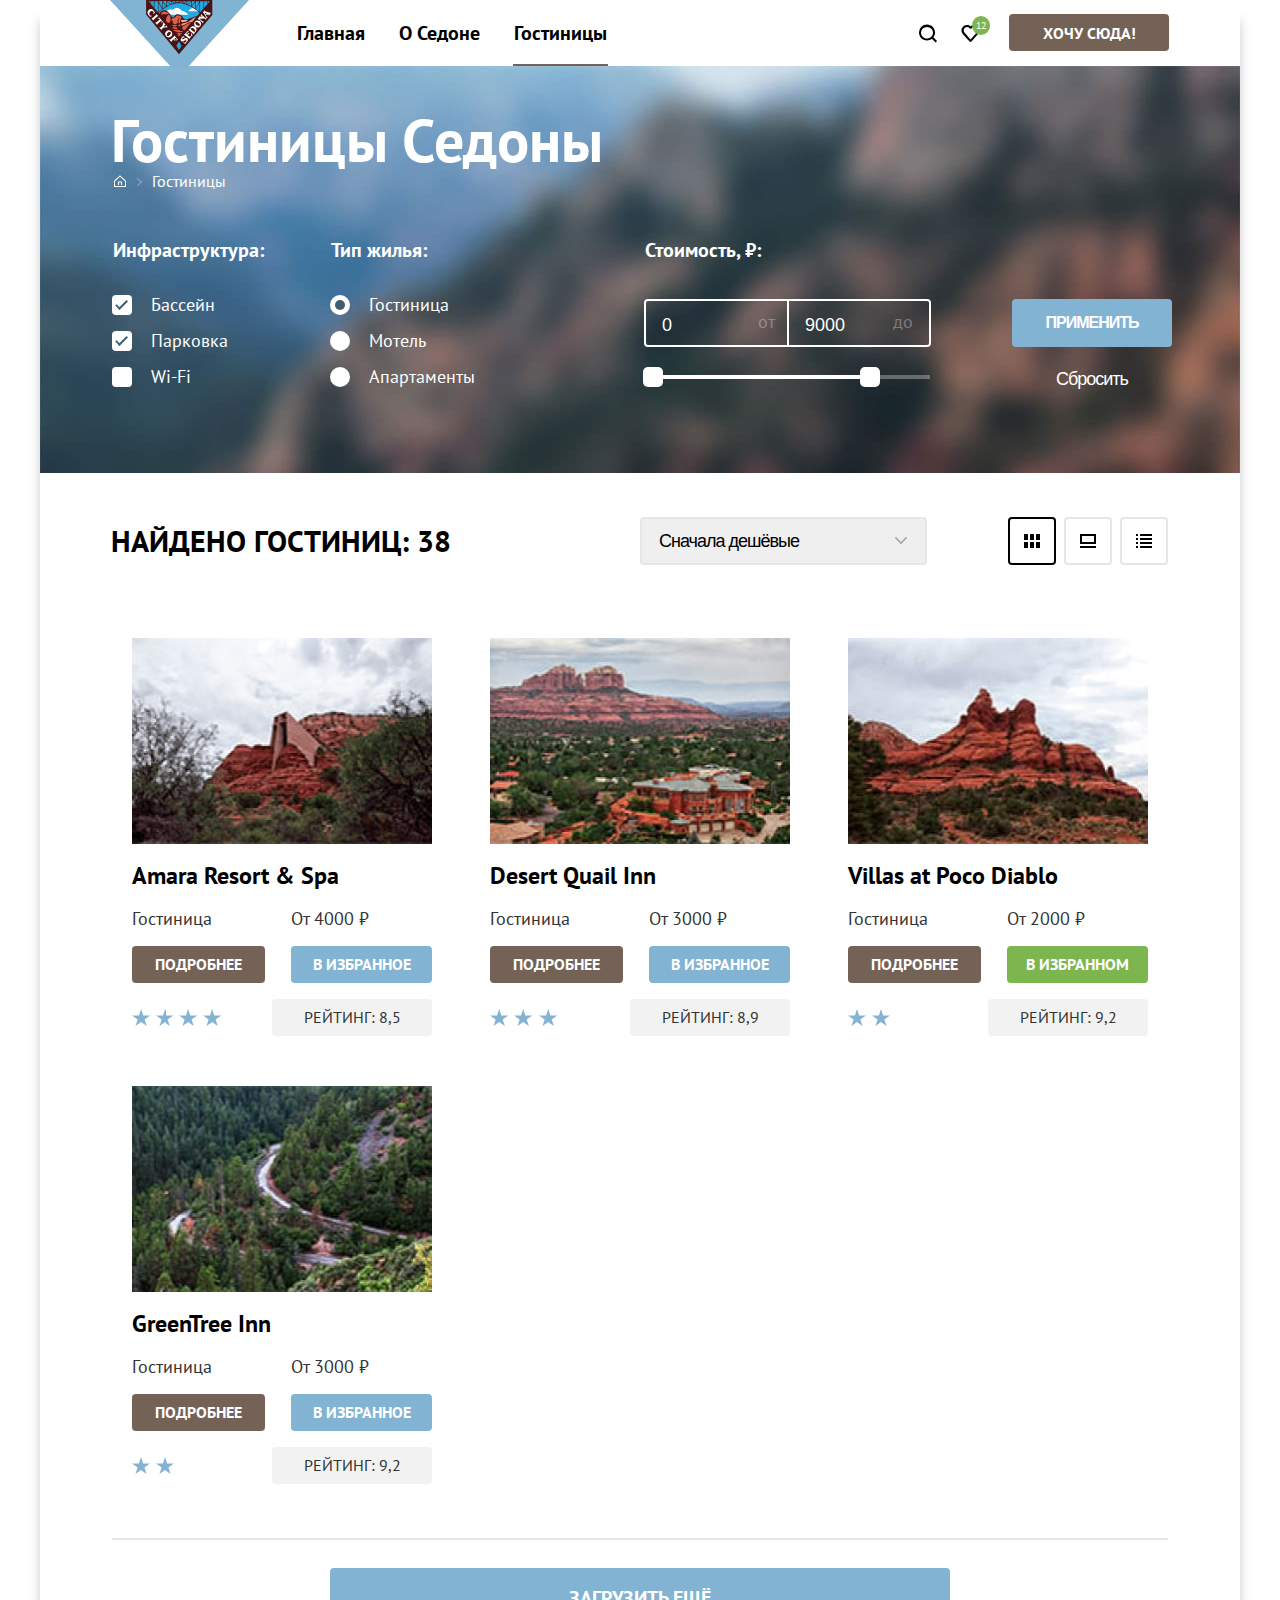
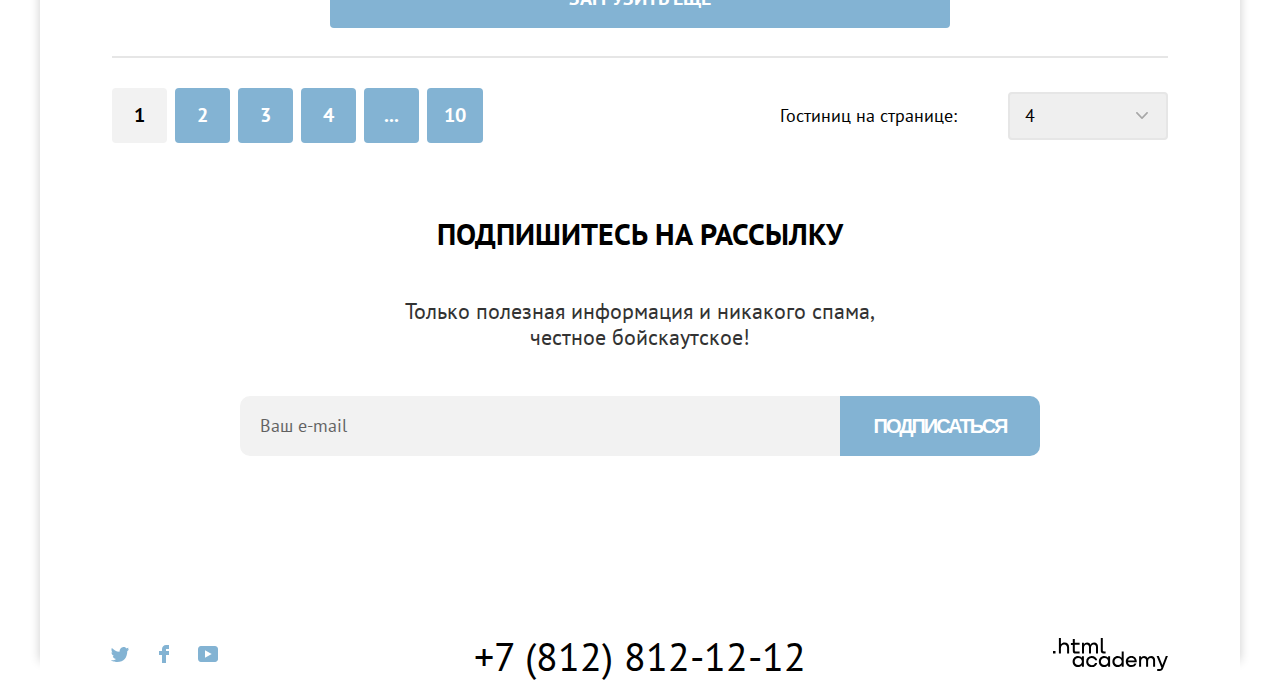
<file: catalog.html>
<!DOCTYPE html>
<html lang="ru">
  <head>
    <meta charset="utf-8">
    <title>Каталог</title>
    <link rel="icon" type="image/png" sizes="32x32" href="./images/favicon32x32.png">
    <link rel="stylesheet" href="styles/styles.css">
  </head>
  <body>
    <div class="main-box-shadow">
      <header class="main-header">
        <nav class="navigation">
          <a class="navigation-logo" href="index.html">
            <svg width="139" height="70" fill="none" xmlns="http://www.w3.org/2000/svg"><path d="M139 0H0l59.93 65.65a12.7 12.7 0 0 0 19.14 0L139 0Z" fill="#81B3D3"/><path d="M36.8.5 69 38.2 101.09.7 36.8.5Z" fill="#23A9E1"/><path d="M61.27 14.63h17.35c-1.3-.8-4.41-4.58-6.01-3.19-.1.1-4.92-5.67-8.03-2.88-2.7 2.48-4-.3-7.02 1.59-3.6 2.39 2 3.68 3.71 4.47Zm26.78-3.49-9.83.1c3.91-4.47 5.62-3.98 9.83-.1Z" fill="#fff"/><path d="M97.88 3.58V1.2h2.1l-2.1 2.4Zm-49.34 9.35c.1.1 2.4-2.38 6.11-4.87 3.41-2.29 8.63-4.88 14.45-4.88 5.81 0 11.13 2.69 14.54 4.98 3.7 2.39 6.01 4.77 6.11 4.87l-2.5 2.99c-4.52.6-7.73 3.88-12.14 3.18-2.2-.4-2.3-1.59-2.9-2.88-.5-1-1.31-.8-2.31-1.2-.9-.4-1.5-1.1-3.41-.7-1.6.4-1.8 2.9-3.91 2.8-1.1-.1-1.2-1.6-2.81-3.59-4.11-4.87-7.92-4.18-10.53.3L68.89 37.1 48.54 12.93ZM40.1 1.2v1.9l-1.6-1.9h1.6Zm54.06 0h3.2v2.99l-3.2 3.78V1.19Zm-4.12 11.35V1.19h3.51v7.37l-3.5 3.98c.1 0 0 0 0 0Zm-.5-10.35v9.85c-1.1-1.1-2.3-2.1-3.6-2.99l3.6-6.86Zm-4.1-.3v6.77c-.51-.3-.91-.7-1.51-1-.7-.4-1.4-.9-2.2-1.3l3.7-4.47Zm-4.42-.2v4.28c-1-.5-2.1-1-3.11-1.5l3.1-2.78Zm.6-.5h3.71l-3.7 4.58V1.19Zm4.31 0h3.61l-3.6 7.07V1.19Zm-8.82 0h3.9l-3.5 3.09c-.1 0-.2-.1-.3-.1l-.1-2.99Zm-.5.4v2.39c-1-.4-2-.7-3.11-.9l3.1-1.49Zm-4.22 0v1.3l-2.2-.3 2.2-1Zm-6.81 0 2.2 1c-.8 0-1.5.1-2.2.3v-1.3Zm-4.12 0 3.11 1.5c-1.1.2-2.1.5-3.1.89V1.59Zm3.61 1.2-3.3-1.6h3.3v1.6Zm3.51-.4-2.8-1.3h2.8v1.3Zm.7-1.2h2.91l-2.9 1.3v-1.3Zm3.72 0h3.2l-3.2 1.6v-1.6ZM60.57 4.28l-3.5-3.09h3.9v2.99l-.4.1Zm-3.6-2.59 3.1 2.69c-1.1.4-2.1.9-3.1 1.49V1.69Zm-4.32.2 3.6 4.48c-1.3.7-2.5 1.49-3.6 2.39V1.89Zm-4.21.3 3.6 6.96c-1.3 1-2.5 2-3.6 3.19V2.19Zm3.7 5.97-3.6-7.07h3.6v7.07Zm4.32-2.49L52.75 1.1h3.7v4.58Zm-12.64 1.8-3.2-3.79V1.2h3.2v6.27Zm.6-6.28h3.52v11.15l-3.51-4.18V1.19ZM69.3 0H36.1v14.53L69 54.23l.2-.3 33.09-39V0h-33Z" fill="#491213"/><path d="m66.39 45.77 2.6-4.18 2.61 4.18-2.6 4.17-2.61-4.17Z" fill="#23A9E1"/><path d="M74.41 30.44c-3.4-1.99-2.6-3.48.2-4.87 1.5-.7 4.81-3.38 6.12-2.49l-6.32 7.36Zm-2.3 2.5c-2.01-.1-4.32-.4-6.32.1 1.2.29 4.2 1.18 1.4 1.88 1 1.4 2.6 1.3 3.61.1-.4-.2-.7-.5-1-.7 1.1-.3 2.1-.9 2.3-1.39Zm1.2-1.6c-.9-.8-1.9-.8-2.71 0-1.2-2.09-5.42-1.4-7.42-1.7 1.1 2.6 9.63 3.1 10.13 1.7Zm-6.82-2.19c-1.6-.5-6.82-.4-3.41-1.79 1.1-.4 6.72.1 3.4 1.8Zm2-2.98c-.5-1.1.4-2.4 1.7-1.4 1.21.8-.6 2-1.7 1.4Zm-2.9.1c-2.31.7-5.32-.8-1.6-1.5 2.3-.5 4.7.5 1.6 1.5.1 0-.1 0 0 0Zm-2.61-6.17c-.5 1.59-1.5 1.89-1.4 0 .1-2.3 1.6-1.7 3.2-2.59 1.3-.7 2-3.38 4.32-1.8 1 .7 2.2.1 2.5 1.2 0-.1-2.9 6.67-1.3 6.67-3.21 0-1.8-3.78-.6-6.37-1.2.6-3.11 4.28-1.5 4.98-.8 1.1-3.42 2.58-4.72 1.49-1.1-1-.5-2.29-.5-3.58Zm-4.01 2.78c-5.62 0-1.8-8.55.1-8.06 2.2.7 1.9 8.16-.1 8.06Zm-6.22-8.16c-2.6-.1-1.5-2.58.3-3.08 1.7-.5 5.21 1.1 6.42 2.19-1.8.6-4.11.5-6.12.6-.2-2-.7-1.3-.6.3Z" fill="#DC6243"/><path d="M72 25.67c-2.9-2.99 4.32-2.69 5.52-3.78.8.3 7.02-5.37 8.52-4.98-1.1 1.3-3.4 5.28-5.01 5.28-1.3 0-2.6-.2-3.61.7-1.5 1.39-3.91 2.08-5.42 2.78Z" fill="#F49774"/><path d="M72.9 22.09c-1.6.9-3.1-2.49-.3-2.2 1.81.2 3.72-.2 5.42.1a5.9 5.9 0 0 1-5.11 2.1Z" fill="#F4B1A4"/><path d="M51.25 20.8c.3.4.6.79.5 1.39 0 .4-.6 1-.2 1.19l1.5-1.8c-.4-.09-3.51-3.77-3.51-4.17l-2.1 1.1c.1.4.8 0 1.2 0 .5 0 .9.4 1.3.7-1.1.89-3.8 3.27-4.11 3.27-.1 0-.7-.4-.7 0 0 .2.6.7.7.8l1.4 1.7c.4-.2-.1-.5.1-.8.1-.2 3.21-2.69 3.92-3.39Zm-3.41-4.48c.3-.1.4.3.6 0l-1.6-1.9c-.2-.3-.5-.6-.5 0 .1.4-4.02 3.69-4.22 3.79-.3.1-.5-.3-.7.1l1.4 1.69c.2.2.3.4.5.6.2.2.1-.4.1-.4-.1-.3.3-.6.6-.8 1-1 3.51-3.08 3.82-3.08Zm-5.72-.6c-1.1.3-2.4-.1-2.7-1.3-.4-1.19.4-2.38 1.3-3.08.9-.7 2.3-.6 2.8.5.2.5.1 1.1-.1 1.6-.1.29-.4.59 0 .79.6-.7 1.1-1.4 1.7-2.1-.7-.39-1-1.09-1.5-1.68-.6-.7-1.3-1.4-2.3-1.5-1.9-.3-3.61 1.7-3.81 3.39-.1.9.2 1.79.8 2.58.5.6 1.2 1.1 1.6 1.8.2.1 1.8-.7 2.1-.8.21 0 .1-.1.1-.2-.5.2 0 0 0 0ZM67.69 39.2c-.7-.5-2.6-2.99-3-3.48l-.2-.3-.2.1c-.1.1.1.4 0 .6-.5.8-3.72 3.18-3.92 3.38-.4.2-.8-.1-1 .2.5.6 1.8 2.28 2 2.28.3 0 .1-.5.1-.6.1-.2 1.7-1.58 2.31-2.08.2-.2.4.3.6.5.2.3.3.7.2 1-.1.19-.5.59-.2.79.4-.5 1.5-1.8 1.7-2 .2-.2-.4 0-.3-.1-.2.1-.5.2-.7 0-.1 0-.7-.69-.6-.79.3-.2.6-.6 1-.7.6-.1 1 1 1.1 1.4.1.4.1.8-.1 1.1-.1.3-.3.49 0 .59l1.41-1.9c0 .1-.1.1-.2 0-.1 0 .1.1 0 0Zm-9.22-8.86c-.7 0-1.4.3-2.01.8a3.52 3.52 0 0 0-.5 4.78c1.3 1.69 3.4 1.89 5.11.7 1.4-1.2 1.6-3.3.5-4.78-.8-1-2-1.5-3.1-1.5Zm1.2 1.4c.9-.1 1.5.8 1.1 1.79-.4 1-1.4 1.99-2.4 2.39-1.2.5-2.01-.5-1.5-1.7.4-.99 1.4-1.99 2.4-2.38.1 0 .2-.1.4-.1Zm-2.8-4.58c.3 0 .6.4.8 0l-1.41-1.7c-.4.2 0 .4-.1.6-.2.3-1.7.5-2.1.6.1-.4.6-1.69.8-1.79.4-.3.6.3.8-.1l-1.8-2.09c-.2-.2-.4-.7-.6-.4 0 0 0 1-.1 1.1-.11.2-.61 2.39-1.21 2.89-.3.3-1.5 1.29-1.8 1.39-.3.1-.5-.4-.81 0l1.6 1.89c.1.1.4.6.5.6.3.1 0-.6.1-.7.1-.3 1.61-1.8 2.31-1.9.9-.19 2-.49 3.01-.39.2 0-.2 0 0 0Zm24.26 6.67c.1.4.2.9.1 1.29-.1.6-.6 1.89-1.4 1.5-.8-.4-1.4-1.1-2.11-1.7.5-.6 1-1.1 1.9-.8.2.1.4 0 .2-.2-.3-.2-2-1.29-2.1-1.19-.2.2.3.6.1 1-.1.3-.4.5-.6.8-.5-.4-1.2-.8-.7-1.5.4-.4.8-.8 1.4-.9.4-.1 1.2.3 1.3-.1-.7-.3-1.4-.7-2.1-.99.1.5-2.2 2.89-2.7 3.48-.1.1-.41.4-.41.5 0 .3.4.1.4.1.3-.1 4.41 3.28 4.51 3.58.1.2-.1.4 0 .5 0 0 .1.1.2.1.3-.3 2.91-3.88 3.51-3.98l-1.5-2.39c-.4.2-.1.7 0 .9Zm-4.01 4.37c-1.3-.9-3.61.8-4.01 1-.7.3-1.2-.4-.8-1 .3-.5.9-.8 1.5-.8.2 0 .9.1.9 0 .1-.1.1-.1 0-.2-.6-.39-1.1-.79-1.7-1.09-.1.7-.9 1.1-1.3 1.6-.5.6-1.01 1.29-1.01 1.99s.4 1.39 1.1 1.69c.7.4 1.5.1 2.21-.3.4-.3.8-.6 1.2-.8.6-.3 1.5 0 1.3.8-.2.7-.9 1.3-1.6 1.5-.4.1-.8.1-1.2-.1-.3-.1-.6-.5-.8-.1l2.3 1.58c.1-.5.3-.7.7-.99.5-.4.9-.9 1.3-1.4.81-.89 1.11-2.48-.1-3.38Zm17.65-27.95c0 .1 0 .1 0 0l-.9 1-.8.99c-.2.2-.3.3 0 .5.5-.3 3.5 4.77 3.3 5.47-.5.2-4.51-3.29-4.61-3.49 0-.1.2-.7-.1-.6-.1 0-.5.6-.6.7l-.6.7c.2.3.3 0 .6 0 .2.1 1.2.9 1.5 1.1-.5 0-1.7.1-1.9.1-.6.1-.3-.4-.7-.6l-1.5 1.79-.91 1v.1c.2.2.1.1.4 0 .3-.1 4.31 3.18 4.41 3.38.2.3-.1.6.3.8l1.2-1.4c.1-.1.1-.1 0-.1-.3-.2-.3.1-.7.1-.3-.1-2.9-2.19-3.8-2.99l5.3-.2c.2 0 .71.6.71.8-.1.2-.3.4 0 .5.3-.4.6-.7.9-1.1l.1-.2c.1 0 .1-.1.1-.2l.1-.1c.3-.3 1.2-1.29 1.1-1.39-.3-.3-.4.3-.8 0-.2-.2-.8-1.2-.9-1.39-.2-.3.4-.6.6-.7.5-.3 2.1-.8 2.31.2 0 .2-.2.4-.1.5 0 0 .1.2.2.1l2.1-2.59-.2-.2c-.5.5-5.51-1.49-5.81-1.79-.1-.2-.1-.8-.3-.8Zm-.2 2.58c.8.3 1.5.6 2.3 1l-.6.3c-.2.1-.4.3-.6.5l-1.1-1.8Zm-6.62 7.67c-1.1-.1-2.2.4-3 1.29-1.21 1.5-1.11 3.68.4 4.87 1.5 1.2 3.7.9 4.9-.5 1.2-1.49 1.1-3.68-.4-4.87-.5-.4-1.2-.7-1.9-.8Zm-1.4 1.59c.6 0 1.3.4 1.7.7.8.5 2.2 1.68 1.5 2.68 0-.1.1-.1-.1.1-.8.8-2.2.1-2.9-.5-.7-.5-2.01-1.69-1.2-2.68.3-.2.6-.3 1-.3Zm-3.11 4.27c-1.2-.1-2.41.5-3.31 1.6-.6.8-1.3 1.49-1.9 2.29.2.3.5-.1.8.1.3.2 4.1 3.28 4.1 3.48.1.3-.2.4.1.6.1.1 2.91-3.39 3.21-3.99.4-1.09.1-2.38-.8-3.18.1.1.2.1 0 0-.8-.6-1.5-.9-2.2-.9Zm-1.1 1.6h.3c1.4.4 3.4 2.09 2.1 3.58l-.4.4c-.2.2-4.21-2.99-4.01-3.19.4-.5 1.3-.9 2-.8Z" fill="#fff"/></svg>
          </a>
          <ul class="navigation-list">
            <li class="navigation-item">
            <a class="navigation-link" href="index.html">Главная</a>
            </li>
            <li class="navigation-item">
            <a class="navigation-link" href="#">О Седоне</a>
            </li>
            <li class="navigation-item">
            <a class="navigation-link navigation-link-current">Гостиницы</a>
            </li>
          </ul>
          <ul class="navigation-list navigation-user">
            <li class="navigation-item">
              <a class="navigation-link" href="#" >
                <svg class="navigation-icon" aria-hidden="true" focusable="false" width="20" height="19" viewBox="0 0 20 19" fill="currentColor" xmlns="http://www.w3.org/2000/svg"><path d="m19.03 17.05-3.71-3.7c1-1.3 1.7-3 1.7-4.9 0-4.4-3.61-8-8.02-8a8.12 8.12 0 0 0-8.03 8.1c0 4.4 3.61 8 8.03 8 1.8 0 3.5-.6 4.91-1.7l3.71 3.7 1.4-1.5ZM9 14.55c-3.31 0-6.02-2.7-6.02-6a6.03 6.03 0 0 1 12.03 0c0 3.3-2.7 6-6.01 6Z"/></svg>
                <span class="visually-hidden">Поиск.</span>
              </a>
            </li>
            <li class="navigation-item">
              <a class="navigation-link navigation-favorite" href="#">
                <svg class="navigation-icon" aria-hidden="true" focusable="false" width="19" height="17" viewBox="0 0 19 17" fill="currentColor" xmlns="http://www.w3.org/2000/svg"><path d="M9.44 17c-.3 0-.6-.1-.8-.4-5.41-6.1-6.72-7.5-7.02-7.9A5.4 5.4 0 0 1 6.03 0c1.3 0 2.51.5 3.51 1.3a5.47 5.47 0 0 1 9.03 4.1c0 1.3-.5 2.5-1.3 3.4l-7.02 7.9c-.2.2-.4.3-.8.3ZM3.43 7.5c.3.4 3.5 4 6.11 6.9l6.22-7c.5-.5.7-1.2.7-2 0-1.8-1.5-3.3-3.3-3.3-1 0-2.01.5-2.71 1.3-.3.3-.6.4-.9.4-.3 0-.6-.2-.8-.4a3.7 3.7 0 0 0-2.72-1.3c-1.8 0-3.3 1.5-3.3 3.3-.1.9.3 1.6.7 2.1-.1 0-.1 0 0 0Z"/></svg>
                <span class="visually-hidden">Избранное.</span>
                <span class="favorite-number">12</span>
              </a>
            </li>
            <li class="navigation-item user-button">
              <a class="button navigation-link" href="index.html">Хочу сюда!</a>
            </li>
          </ul>
        </nav>
      </header>
      <main class="main-inner main-container">
        <div class="page-container">
          <header class="inner-header">
            <h1 class="inner-header-title">Гостиницы Седоны</h1>
            <ul class="breadcrumbs">
              <li class="breadcrumbs-item">
                <a class="breadcrumbs-link home" href="index.html">
                  <svg class="breadcrumbs-icon" width="12" height="12" viewBox="0 0 12 12" fill="none" xmlns="http://www.w3.org/2000/svg"><path d="M6 .3 0 5.8V12h12V5.8L6 .3ZM11 11H1V6.2l5-4.5 5 4.5V11Z" fill="#fff"/><path d="M4 10h1V7.5h2V10h1V6.5H4V10Z" fill="#fff"/></svg>
                  <span class="visually-hidden">Главная.</span>
                </a>
              </li>
              <li class="breadcrumbs-item">
                <a class="breadcrumbs-link" href="#">Гостиницы </a>
              </li>
            </ul>
            <section class="catalog-products">
              <h2 class="visually-hidden">Список товаров с фильтрами.</h2>
              <form class="catalog-filter" action="https://echo.htmlacademy.ru/" method="get">
                <fieldset class="catalog-filter-group">
                  <legend class="catalog-filter-title">Инфраструктура:</legend>
                  <ul class="catalog-filter-list">
                    <li class="catalog-filter-item">
                      <label class="control">
                        <input class="visually-hidden control-input" type="checkbox" name="pool" checked>
                        <span class="control-mark"></span>
                        <span class="control-label">Бассейн</span>
                      </label>
                    </li>
                    <li class="catalog-filter-item">
                      <label class="control">
                        <input class="visually-hidden control-input" type="checkbox" name="parking" checked>
                        <span class="control-mark"></span>
                        <span class="control-label">Парковка</span>
                      </label>
                    </li>
                    <li class="catalog-filter-item">
                      <label class="control">
                        <input class="visually-hidden control-input" type="checkbox" name="Wi-Fi">
                        <span class="control-mark"></span>
                        <span class="control-label"> Wi-Fi</span>
                      </label>
                    </li>
                  </ul>
                </fieldset>
                <fieldset class="catalog-filter-group">
                  <legend class="catalog-filter-title">Тип жилья:</legend>
                  <ul class="catalog-filter-list">
                    <li class="catalog-filter-item">
                      <label class="control">
                        <input class="visually-hidden control-input" type="radio" name="product-group" value="hotels" checked>
                        <span class="control-mark"></span>
                        <span class="control-label">Гостиница</span>
                      </label>
                    </li>
                    <li class="catalog-filter-item">
                      <label class="control">
                        <input class="visually-hidden control-input" type="radio" name="product-group" value="motels">
                        <span class="control-mark"></span>
                        <span class="control-label">Мотель</span>
                      </label>
                    </li>
                    <li class="catalog-filter-item">
                      <label class="control">
                        <input class="visually-hidden control-input" type="radio" name="product-group" value="appartamens">
                        <span class="control-mark"></span>
                        <span class="control-label">Апартаменты</span>
                      </label>
                    </li>
                  </ul>
                </fieldset>
                <fieldset class="catalog-filter-group">
                  <legend class="catalog-filter-title">Стоимость, ₽:</legend>
                  <div class="range">
                    <div class="range-wrapper-inputs">
                      <label class="catalog-filter-label min">
                        <input class="range-input min" type="number" value="0" name="min-price">
                      </label>
                      <label class="catalog-filter-label max">
                        <input class="range-input max" type="number" value="9000" name="max-price">
                      </label>
                    </div>
                    <div class="range-scale">
                      <div class="range-bar" style="width:227px">
                        <button class="range-toggle toggle-min" type="button">
                          <span class="visually-hidden">Изменить минимальную цену.</span>
                        </button>
                        <button class="range-toggle toggle-max" type="button">
                          <span class="visually-hidden">Изменить максимальную цену.</span>
                        </button>
                      </div>
                    </div>
                  </div>
                </fieldset>
                <div class="filter-button-complex">
                  <button class="button-apply" type="submit">Применить</button>
                  <button class="button-reset" type="reset">Сбросить</button>
                </div>
              </form>
            </section>
          </header>
          <div class="sorting-container">
            <p class="sorting-title">Найдено гостиниц: 38</p>
            <div class= "select sorting-type">
              <select class="sorting-control" aria-label="Сортировка">
                <option value="cheap">Сначала дешёвые</option>
                <option value="expensive">Сначала дорогие</option>
                <option value="popular">Сначала популярные</option>
              </select>
            </div>
            <div class="sorting-toggles">
              <a class="sorting-toggle sorting-toggle-current" href="#">
                <svg width="16" height="14" viewBox="0 0 16 14" fill="none" xmlns="http://www.w3.org/2000/svg"><path d="M4 0H0v6h4V0ZM16 0h-4v6h4V0ZM10 0H6v6h4V0ZM4 8H0v6h4V8ZM16 8h-4v6h4V8ZM10 8H6v6h4V8Z"/></svg>
                <span class="visually-hidden">Показать карточки.</span>
              </a>
              <a class="sorting-toggle" href="#">
                <svg width="16" height="14" viewBox="0 0 16 14" fill="none" xmlns="http://www.w3.org/2000/svg"><path d="M16 12H0v2h16v-2ZM14 2v6H2V2h12Zm2-2H0v10h16V0Z"/></svg>
                <span class="visually-hidden">Показать слайды.</span>
              </a>
              <a class="sorting-toggle" href="#">
                <svg width="16" height="14" viewBox="0 0 16 14" fill="none" xmlns="http://www.w3.org/2000/svg"><path d="M2 0H0v2h2V0ZM16 0H4v2h12V0ZM2 4H0v2h2V4ZM16 4H4v2h12V4ZM2 8H0v2h2V8ZM16 8H4v2h12V8ZM2 12H0v2h2v-2ZM16 12H4v2h12v-2Z"/></svg>
                <span class="visually-hidden">Показать список.</span>
              </a>
            </div>
          </div>
          <section class="product-result">
            <h2 class="visually-hidden">Подобранные гостиницы.</h2>
            <ul class="product-list">
              <li class="product-card">
                <a class="product-card-image-link" href="#">
                  <img class="product-card-image" src="./images/hotels/hotel-1.jpg" width="300" height="206" alt="Amara Resort & Spa">
                </a>
                <a class="product-card-title-link" href="#">
                  <h3 class="product-card-title">Amara Resort & Spa</h3>
                </a>
                <div class="card-description">
                  <p class="product-card-subtitle">Гостиница</p>
                  <p class="product-card-price">От 4000 ₽</p>
                  <a class="card-button card-button-description" href="#">Подробнее</a>
                  <a class="card-button card-button-select" href="#">В избранное</a>
                  <p class="stars-rating star4"></p>
                  <p class="rating">Рейтинг: 8,5</p>
                </div>
              </li>
              <li class="product-card">
                <a class="product-card-image-link" href="#">
                  <img class="product-card-image" src="./images/hotels/hotel-2.jpg" width="300" height="206" alt="Desert Quail Inn">
                </a>
                <a class="product-card-title-link" href="#">
                  <h3 class="product-card-title">Desert Quail Inn</h3>
                </a>
                <div class="card-description">
                  <p class="product-card-subtitle">Гостиница</p>
                  <p class="product-card-price">От 3000 ₽</p>
                  <a class="card-button card-button-description" href="#">Подробнее</a>
                  <a class="card-button card-button-select" href="#">В избранное</a>
                  <p class="stars-rating star3"></p>
                  <p class="rating">Рейтинг: 8,9</p>
                </div>
              </li>
              <li class="product-card">
                <a class="product-card-image-link" href="#">
                  <img class="product-card-image" src="./images/hotels/hotel-3.jpg" width="300" height="206" alt="Villas at Poco Diablo">
                </a>
                <a class="product-card-title-link" href="#">
                  <h3 class="product-card-title">Villas at Poco Diablo</h3>
                </a>
                <div class="card-description">
                  <p class="product-card-subtitle">Гостиница</p>
                  <p class="product-card-price">От 2000 ₽</p>
                  <a class="card-button card-button-description" href="#">Подробнее</a>
                  <a class="card-button card-button-select-current" href="#">В избранном</a>
                  <p class="stars-rating star2"></p>
                  <p class="rating">Рейтинг: 9,2</p>
                </div>
              </li>
              <li class="product-card">
                <a class="product-card-image-link" href="#">
                  <img class="product-card-image" src="./images/hotels/hotel-4.jpg" width="300" height="206" alt="GreenTree Inn">
                </a>
                <a class="product-card-title-link" href="#">
                  <h3 class="product-card-title">GreenTree Inn</h3>
                </a>
                <div class="card-description">
                  <p class="product-card-subtitle">Гостиница</p>
                  <p class="product-card-price">От 3000 ₽</p>
                  <a class="card-button card-button-description" href="#">Подробнее</a>
                  <a class="card-button card-button-select" href="#">В избранное</a>
                  <p class="stars-rating star2"></p>
                  <p class="rating">Рейтинг: 9,2</p>
                </div>
              </li>
            </ul>
            <hr class="divider">
            <a class="product-more-button" href="#">Загрузить ещё</a>
            <hr class="divider">
          </section>
          <div class="pagination">
            <ul class="pagination-list">
              <li class="pagination-item">
                <a class="pagination-link pagination-current">1</a>
              </li>
              <li class="pagination-item">
                <a class="pagination-link" href="#">2</a>
              </li>
              <li class="pagination-item">
                <a class="pagination-link" href="#">3</a>
              </li>
              <li class="pagination-item">
                <a class="pagination-link" href="#">4</a>
              </li>
              <li class="pagination-item">
                <a class="pagination-link" href="#">...</a>
              </li>
              <li class="pagination-item">
                <a class="pagination-link" href="#">10</a>
              </li>
            </ul>
            <div class="product-quantity">
              <p class="product-quantity-text">Гостиниц на странице:</p>
              <select class="product-quantity-control">
                <option value="1">1</option>
                <option value="2">2</option>
                <option value="3">3</option>
                <option value="4" selected>4</option>
                <option value="5">5</option>
              </select>
            </div>
          </div>
          <div class="index-column">
            <section class="inner-subscribe">
              <h2 class="inner-subscribe-title">Подпишитесь на рассылку</h2>
              <p class="subscribe-subtitle">Только полезная информация и никакого спама, честное&nbsp;бойскаутское!</p>
              <form class="subscribe-form" action="https://echo.htmlacademy.ru" method="post">
                <label class ="visually-hidden" for="subscribe-email">Ваш e-mail</label>
                <input class="subscribe-email" type="email" name="subscribe-email" id="subscribe-email" placeholder="Ваш e-mail">
                <button class="button subscribe-form-button" type="submit">Подписаться</button>
              </form>
            </section>
          </div>
        </div>
      </main>
      <footer class="main-footer">
        <div class="main-footer-container">
          <div class="footer-information">
            <section class="footer-social">
            <h2 class="visually-hidden">Социальные сети</h2>
            <ul class="footer-social-list">
              <li class="footer-social-item">
                <a class="footer-social-link footer-social-tw" href="https://twitter.com/htmlacademy_ru">
                  <svg class="social-icon" width="18" height="15" viewBox="0 0 18 15" fill="none" xmlns="http://www.w3.org/2000/svg"><g clip-path="url(#a)"><path d="M11.6.2c1.8-.5 3.2.3 3.8 1.2.7-.2 1.4-.5 2.1-.7 0 .9-.6 1.5-.9 1.8.7.1 1.4-.6 1.4-.6-.2 1-1.1 1.8-1.7 2C16.1 10.7 13 15.1 5.7 15h-.5c-.4 0-4.4-.5-5.2-1.9 2.4.2 4.1-.4 5-1.2-1-.3-2.9-.4-3.2-2.9.4.1.6.2 1.3.1C1.8 8.3.4 7.5.5 5.3c.3.3 1.1.5 1.4.5C1.1 5.6-.2 2.5.9.9c1.9 1.9 4 3.6 7.6 3.8C8.7 2.3 9.7.8 11.6.2Z"/></g><defs><clipPath id="a"><path fill="#fff" d="M0 0h18v15H0z"/></clipPath></defs></svg>
                  <span class="visually-hidden">Тwitter</span>
                </a>
              </li>
              <li class="footer-social-item">
                <a class="footer-social-link footer-social-facebook" href="https://www.facebook.com/htmlacademy">
                  <svg class="social-icon" width="10" height="18" viewBox="0 0 10 18" fill="none" xmlns="http://www.w3.org/2000/svg"><path d="M7 0C4.8 0 3 1.8 3 4v2H0v4h3v8h4v-8h3V6H7V4h3V0H7Z"/></svg>
                  <span class="visually-hidden">Facebook</span>
                </a>
              </li>
              <li class="footer-social-item">
                <a class="footer-social-link footer-social-youtube" href="https://www.youtube.com/c/HTMLAcademyRUS">
                  <svg class="social-icon" width="20" height="16" viewBox="0 0 20 16" fill="none" xmlns="http://www.w3.org/2000/svg"><path d="M17 0H2.9C1.2 0 0 1.5 0 3.2v9.5C0 14.5 1.2 16 2.9 16h14.3c1.5 0 2.9-1.5 2.9-3.2V3.2C19.9 1.5 18.7 0 17 0ZM7 11.8V4.2L13.7 8 7 11.8Z"/></svg>
                  <span class="visually-hidden">Youtube</span>
                </a>
              </li>
            </ul>
            </section>
            <section class="footer-contacts">
              <h2 class="visually-hidden">Контакты</h2>
              <a class="footer-contacts-phone" href="tel:88128121212">+7 (812) 812-12-12</a>
            </section>
            <section class="footer-htmlacademy">
              <h2 class="visually-hidden">HTML Academy</h2>
              <a class="footer-htmlacademy-link" href="https://htmlacademy.ru">
                <svg class="htmlacademy-icon" width="115" height="34" viewBox="0 0 115 34" fill="none" xmlns="http://www.w3.org/2000/svg"><path d="M0 12.9v2.6h2.5v-2.6H0ZM11.6 4.5c-1.6 0-2.8.7-3.6 1.7h-.1V0h-2v15.5h2v-5.3c0-2.1 1.3-3.6 3.3-3.6 1.8 0 2.9 1.4 2.9 3.2v5.7h2V9.4c.1-3-1.8-4.9-4.5-4.9ZM26.6 4.8h-4.8V1.1h-2v3.8h-1.9v2h1.9v6c0 1.7 1 2.7 2.7 2.7h4.1v-2h-3.7c-.7 0-1.1-.4-1.1-1.1V6.8h4.8v-2ZM41.1 4.6c-1.6 0-2.9.8-3.5 2.1h-.1c-.6-1.2-1.8-2.1-3.4-2.1-1.4 0-2.5.8-3.1 1.8h-.1V4.8H29v10.6h2V10c0-2 1-3.5 2.6-3.5 1.5 0 2.4 1 2.4 2.6v6.3h2V9.8c0-2.4 1.4-3.3 2.6-3.3 1.5 0 2.4 1 2.4 2.6v6.3h2V8.9c.1-2.5-1.4-4.3-3.9-4.3ZM47.8 12.7c0 1.7 1 2.7 2.8 2.7h2v-2h-1.7c-.7 0-1.1-.4-1.1-1.1V0h-2v12.7ZM28.9 19.7c-.9-1.1-2.2-1.8-3.9-1.8-3.1 0-5.4 2.3-5.4 5.6s2.3 5.6 5.4 5.6c1.8 0 3-.8 3.8-1.9h.1v1.6h2V18.2h-2v1.5Zm-3.6 7.4c-2.2 0-3.6-1.6-3.6-3.6s1.4-3.6 3.6-3.6 3.6 1.6 3.6 3.6c0 1.9-1.4 3.6-3.6 3.6ZM44.2 22c-.5-2.4-2.6-4.1-5.4-4.1a5.4 5.4 0 0 0-5.6 5.6c0 3.1 2.2 5.6 5.6 5.6 2.8 0 4.9-1.8 5.4-4.2h-2.1a3.4 3.4 0 0 1-3.3 2.3c-2.2 0-3.6-1.6-3.6-3.6s1.4-3.6 3.6-3.6c1.6 0 2.8 1 3.3 2.2h2.1V22ZM55.1 19.7c-.9-1.1-2.2-1.8-3.9-1.8-3.1 0-5.4 2.3-5.4 5.6s2.3 5.6 5.4 5.6c1.8 0 3-.8 3.8-1.9h.1v1.6h2V18.2h-2v1.5Zm-3.6 7.4c-2.2 0-3.6-1.6-3.6-3.6s1.4-3.6 3.6-3.6 3.6 1.6 3.6 3.6c0 1.9-1.5 3.6-3.6 3.6ZM68.7 19.8c-.9-1.1-2.2-1.9-3.9-1.9-3.1 0-5.4 2.3-5.4 5.6s2.2 5.6 5.4 5.6c1.7 0 3-.8 3.8-1.8h.1v1.5h2V13.4h-2v6.4Zm-3.6 7.3c-2.2 0-3.6-1.6-3.6-3.6s1.4-3.6 3.6-3.6 3.6 1.6 3.6 3.6c-.1 2-1.5 3.6-3.6 3.6ZM78.3 17.9c-3.3 0-5.5 2.5-5.5 5.6 0 3 2.1 5.6 5.5 5.6 2.5 0 4.5-1.3 5.2-3.6h-2.1c-.5 1-1.6 1.6-3 1.6-1.9 0-3.3-1.3-3.4-2.9h8.8c.2-3.6-2-6.3-5.5-6.3Zm0 1.9c1.7 0 3 1 3.3 2.6h-6.5c.3-1.5 1.5-2.6 3.2-2.6ZM98.2 17.9c-1.6 0-2.9.8-3.6 2h-.1c-.6-1.2-1.8-2-3.4-2-1.4 0-2.5.7-3.1 1.8v-1.5h-1.9v10.6h2v-5.4c0-2 1-3.4 2.6-3.5 1.5 0 2.4 1 2.4 2.6v6.3h2v-5.6c0-2.4 1.4-3.3 2.6-3.3 1.5 0 2.4 1 2.4 2.6v6.3h2v-6.5c.1-2.6-1.4-4.4-3.9-4.4ZM109.4 27l-3.6-8.9h-2.2l4.8 11.6c-.3.9-.7 1.2-1.7 1.2h-2.5v2h2.5c1.8 0 2.8-.8 3.5-2.6l4.7-12.2h-2.1l-3.4 8.9Z"/></svg>
              </a>
            </section>
          </div>
        </div>
      </footer>
    </div>
  </body>
</html>
</file>
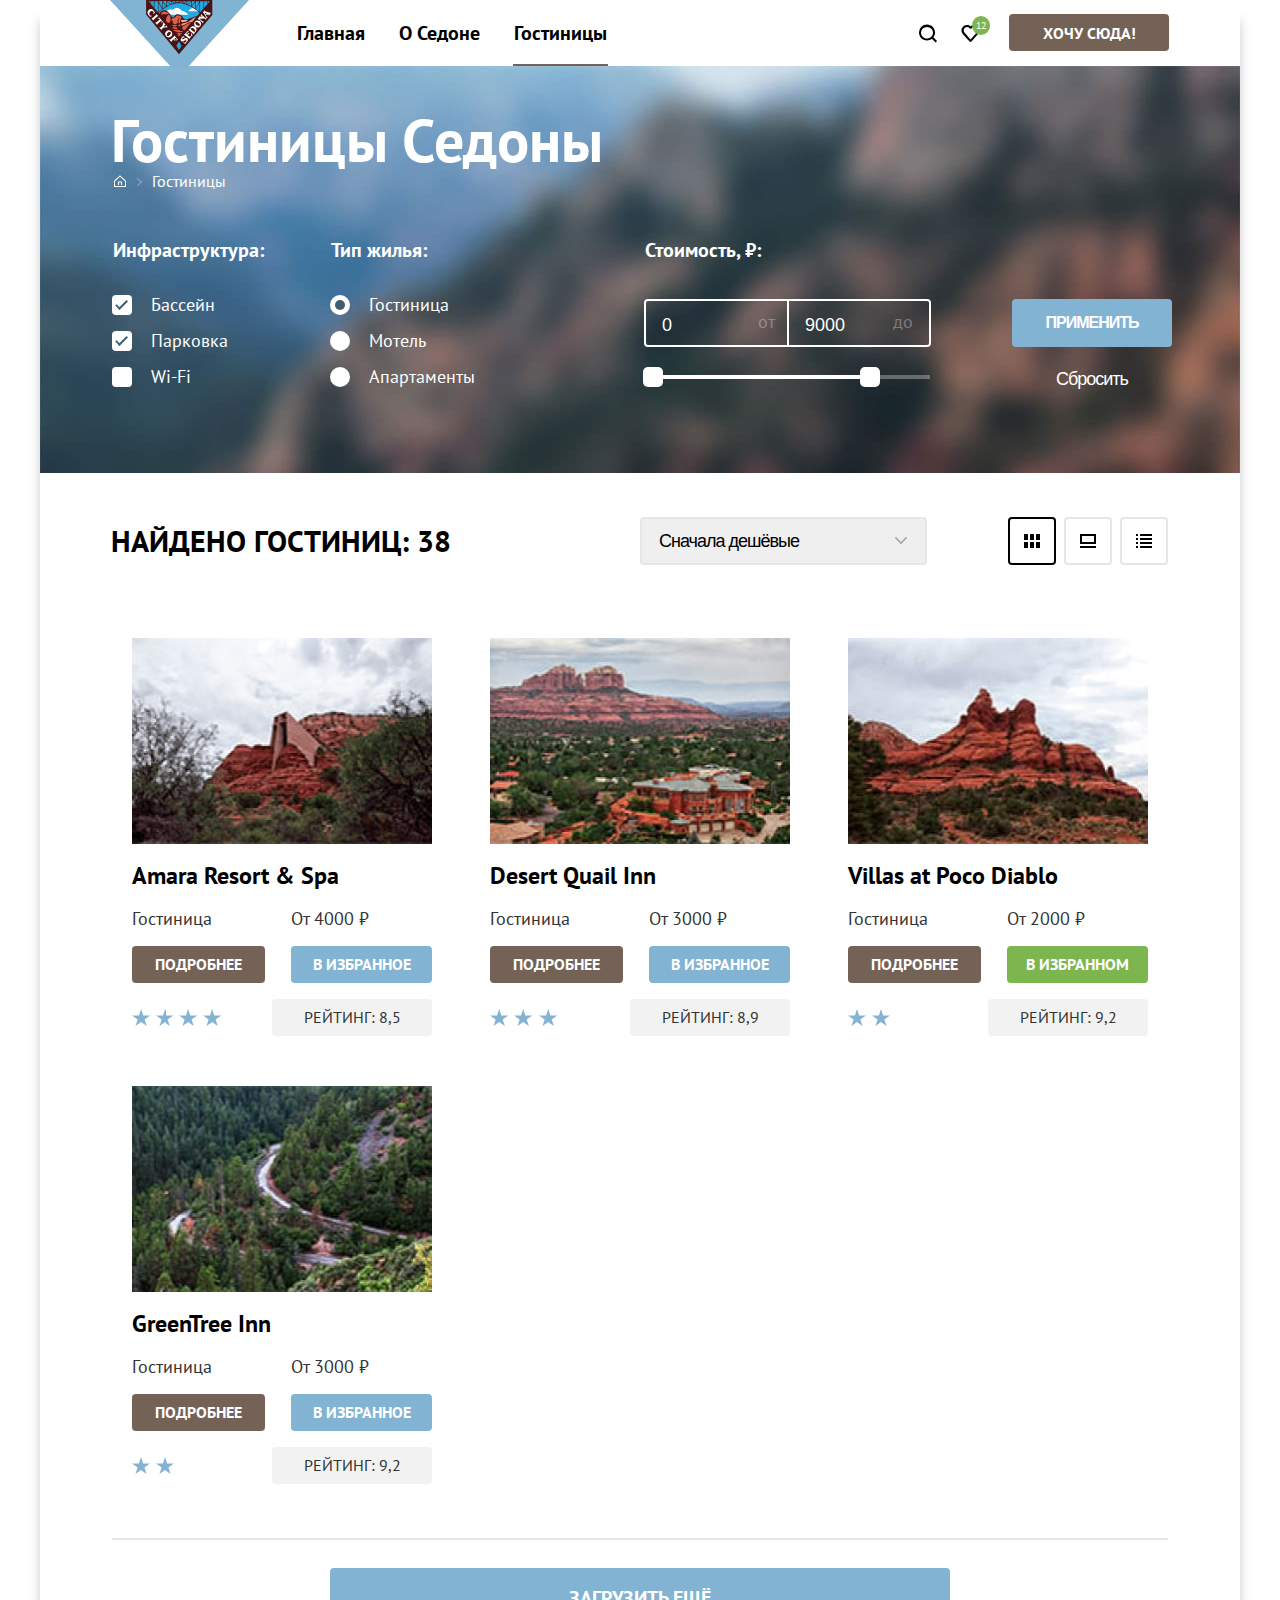
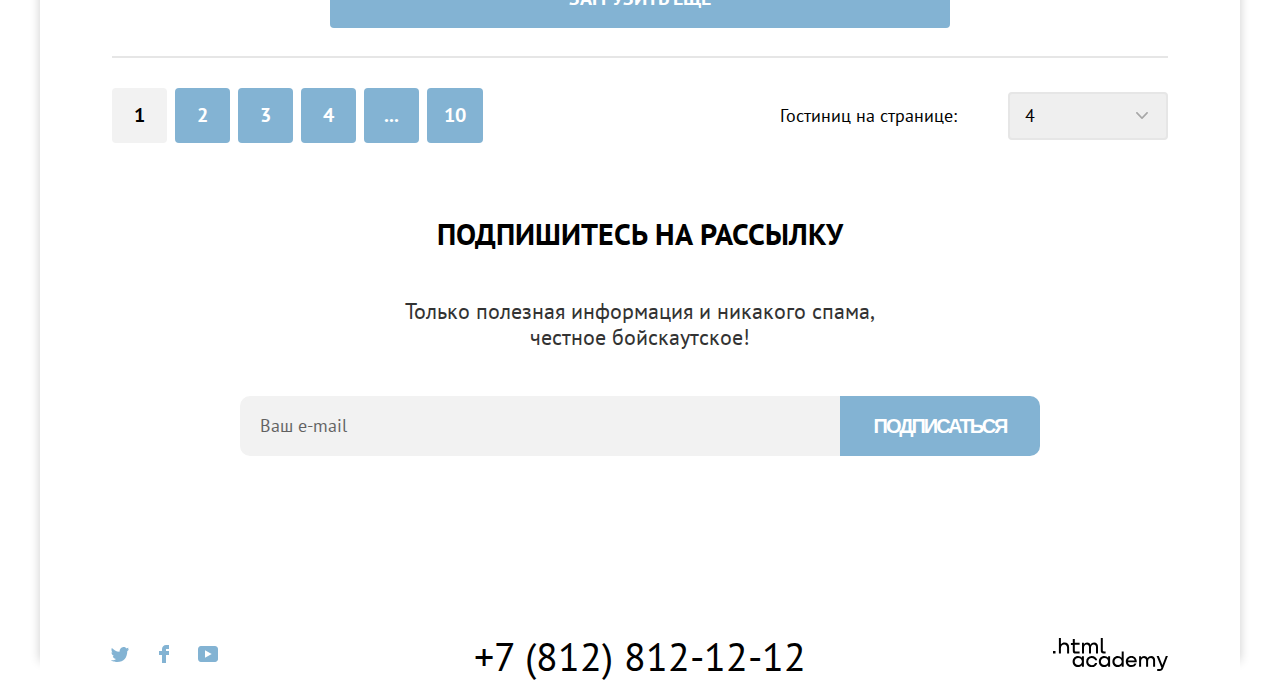
<file: 8/catalog.html>
<!DOCTYPE html>
<html lang="ru">
  <head>
    <meta charset="utf-8">
    <title>Каталог</title>
    <link rel="icon" type="image/png" sizes="32x32" href="./images/favicon32x32.png">
    <link rel="stylesheet" href="styles/styles.css">
    <base href="https://htmlacademy-htmlcss.github.io/1942869-sedona-33/8/">
</head>
  <body>
    <div class="main-box-shadow">
      <header class="main-header">
        <nav class="navigation">
          <a class="navigation-logo" href="index.html">
            <svg width="139" height="70" fill="none" xmlns="http://www.w3.org/2000/svg"><path d="M139 0H0l59.93 65.65a12.7 12.7 0 0 0 19.14 0L139 0Z" fill="#81B3D3"/><path d="M36.8.5 69 38.2 101.09.7 36.8.5Z" fill="#23A9E1"/><path d="M61.27 14.63h17.35c-1.3-.8-4.41-4.58-6.01-3.19-.1.1-4.92-5.67-8.03-2.88-2.7 2.48-4-.3-7.02 1.59-3.6 2.39 2 3.68 3.71 4.47Zm26.78-3.49-9.83.1c3.91-4.47 5.62-3.98 9.83-.1Z" fill="#fff"/><path d="M97.88 3.58V1.2h2.1l-2.1 2.4Zm-49.34 9.35c.1.1 2.4-2.38 6.11-4.87 3.41-2.29 8.63-4.88 14.45-4.88 5.81 0 11.13 2.69 14.54 4.98 3.7 2.39 6.01 4.77 6.11 4.87l-2.5 2.99c-4.52.6-7.73 3.88-12.14 3.18-2.2-.4-2.3-1.59-2.9-2.88-.5-1-1.31-.8-2.31-1.2-.9-.4-1.5-1.1-3.41-.7-1.6.4-1.8 2.9-3.91 2.8-1.1-.1-1.2-1.6-2.81-3.59-4.11-4.87-7.92-4.18-10.53.3L68.89 37.1 48.54 12.93ZM40.1 1.2v1.9l-1.6-1.9h1.6Zm54.06 0h3.2v2.99l-3.2 3.78V1.19Zm-4.12 11.35V1.19h3.51v7.37l-3.5 3.98c.1 0 0 0 0 0Zm-.5-10.35v9.85c-1.1-1.1-2.3-2.1-3.6-2.99l3.6-6.86Zm-4.1-.3v6.77c-.51-.3-.91-.7-1.51-1-.7-.4-1.4-.9-2.2-1.3l3.7-4.47Zm-4.42-.2v4.28c-1-.5-2.1-1-3.11-1.5l3.1-2.78Zm.6-.5h3.71l-3.7 4.58V1.19Zm4.31 0h3.61l-3.6 7.07V1.19Zm-8.82 0h3.9l-3.5 3.09c-.1 0-.2-.1-.3-.1l-.1-2.99Zm-.5.4v2.39c-1-.4-2-.7-3.11-.9l3.1-1.49Zm-4.22 0v1.3l-2.2-.3 2.2-1Zm-6.81 0 2.2 1c-.8 0-1.5.1-2.2.3v-1.3Zm-4.12 0 3.11 1.5c-1.1.2-2.1.5-3.1.89V1.59Zm3.61 1.2-3.3-1.6h3.3v1.6Zm3.51-.4-2.8-1.3h2.8v1.3Zm.7-1.2h2.91l-2.9 1.3v-1.3Zm3.72 0h3.2l-3.2 1.6v-1.6ZM60.57 4.28l-3.5-3.09h3.9v2.99l-.4.1Zm-3.6-2.59 3.1 2.69c-1.1.4-2.1.9-3.1 1.49V1.69Zm-4.32.2 3.6 4.48c-1.3.7-2.5 1.49-3.6 2.39V1.89Zm-4.21.3 3.6 6.96c-1.3 1-2.5 2-3.6 3.19V2.19Zm3.7 5.97-3.6-7.07h3.6v7.07Zm4.32-2.49L52.75 1.1h3.7v4.58Zm-12.64 1.8-3.2-3.79V1.2h3.2v6.27Zm.6-6.28h3.52v11.15l-3.51-4.18V1.19ZM69.3 0H36.1v14.53L69 54.23l.2-.3 33.09-39V0h-33Z" fill="#491213"/><path d="m66.39 45.77 2.6-4.18 2.61 4.18-2.6 4.17-2.61-4.17Z" fill="#23A9E1"/><path d="M74.41 30.44c-3.4-1.99-2.6-3.48.2-4.87 1.5-.7 4.81-3.38 6.12-2.49l-6.32 7.36Zm-2.3 2.5c-2.01-.1-4.32-.4-6.32.1 1.2.29 4.2 1.18 1.4 1.88 1 1.4 2.6 1.3 3.61.1-.4-.2-.7-.5-1-.7 1.1-.3 2.1-.9 2.3-1.39Zm1.2-1.6c-.9-.8-1.9-.8-2.71 0-1.2-2.09-5.42-1.4-7.42-1.7 1.1 2.6 9.63 3.1 10.13 1.7Zm-6.82-2.19c-1.6-.5-6.82-.4-3.41-1.79 1.1-.4 6.72.1 3.4 1.8Zm2-2.98c-.5-1.1.4-2.4 1.7-1.4 1.21.8-.6 2-1.7 1.4Zm-2.9.1c-2.31.7-5.32-.8-1.6-1.5 2.3-.5 4.7.5 1.6 1.5.1 0-.1 0 0 0Zm-2.61-6.17c-.5 1.59-1.5 1.89-1.4 0 .1-2.3 1.6-1.7 3.2-2.59 1.3-.7 2-3.38 4.32-1.8 1 .7 2.2.1 2.5 1.2 0-.1-2.9 6.67-1.3 6.67-3.21 0-1.8-3.78-.6-6.37-1.2.6-3.11 4.28-1.5 4.98-.8 1.1-3.42 2.58-4.72 1.49-1.1-1-.5-2.29-.5-3.58Zm-4.01 2.78c-5.62 0-1.8-8.55.1-8.06 2.2.7 1.9 8.16-.1 8.06Zm-6.22-8.16c-2.6-.1-1.5-2.58.3-3.08 1.7-.5 5.21 1.1 6.42 2.19-1.8.6-4.11.5-6.12.6-.2-2-.7-1.3-.6.3Z" fill="#DC6243"/><path d="M72 25.67c-2.9-2.99 4.32-2.69 5.52-3.78.8.3 7.02-5.37 8.52-4.98-1.1 1.3-3.4 5.28-5.01 5.28-1.3 0-2.6-.2-3.61.7-1.5 1.39-3.91 2.08-5.42 2.78Z" fill="#F49774"/><path d="M72.9 22.09c-1.6.9-3.1-2.49-.3-2.2 1.81.2 3.72-.2 5.42.1a5.9 5.9 0 0 1-5.11 2.1Z" fill="#F4B1A4"/><path d="M51.25 20.8c.3.4.6.79.5 1.39 0 .4-.6 1-.2 1.19l1.5-1.8c-.4-.09-3.51-3.77-3.51-4.17l-2.1 1.1c.1.4.8 0 1.2 0 .5 0 .9.4 1.3.7-1.1.89-3.8 3.27-4.11 3.27-.1 0-.7-.4-.7 0 0 .2.6.7.7.8l1.4 1.7c.4-.2-.1-.5.1-.8.1-.2 3.21-2.69 3.92-3.39Zm-3.41-4.48c.3-.1.4.3.6 0l-1.6-1.9c-.2-.3-.5-.6-.5 0 .1.4-4.02 3.69-4.22 3.79-.3.1-.5-.3-.7.1l1.4 1.69c.2.2.3.4.5.6.2.2.1-.4.1-.4-.1-.3.3-.6.6-.8 1-1 3.51-3.08 3.82-3.08Zm-5.72-.6c-1.1.3-2.4-.1-2.7-1.3-.4-1.19.4-2.38 1.3-3.08.9-.7 2.3-.6 2.8.5.2.5.1 1.1-.1 1.6-.1.29-.4.59 0 .79.6-.7 1.1-1.4 1.7-2.1-.7-.39-1-1.09-1.5-1.68-.6-.7-1.3-1.4-2.3-1.5-1.9-.3-3.61 1.7-3.81 3.39-.1.9.2 1.79.8 2.58.5.6 1.2 1.1 1.6 1.8.2.1 1.8-.7 2.1-.8.21 0 .1-.1.1-.2-.5.2 0 0 0 0ZM67.69 39.2c-.7-.5-2.6-2.99-3-3.48l-.2-.3-.2.1c-.1.1.1.4 0 .6-.5.8-3.72 3.18-3.92 3.38-.4.2-.8-.1-1 .2.5.6 1.8 2.28 2 2.28.3 0 .1-.5.1-.6.1-.2 1.7-1.58 2.31-2.08.2-.2.4.3.6.5.2.3.3.7.2 1-.1.19-.5.59-.2.79.4-.5 1.5-1.8 1.7-2 .2-.2-.4 0-.3-.1-.2.1-.5.2-.7 0-.1 0-.7-.69-.6-.79.3-.2.6-.6 1-.7.6-.1 1 1 1.1 1.4.1.4.1.8-.1 1.1-.1.3-.3.49 0 .59l1.41-1.9c0 .1-.1.1-.2 0-.1 0 .1.1 0 0Zm-9.22-8.86c-.7 0-1.4.3-2.01.8a3.52 3.52 0 0 0-.5 4.78c1.3 1.69 3.4 1.89 5.11.7 1.4-1.2 1.6-3.3.5-4.78-.8-1-2-1.5-3.1-1.5Zm1.2 1.4c.9-.1 1.5.8 1.1 1.79-.4 1-1.4 1.99-2.4 2.39-1.2.5-2.01-.5-1.5-1.7.4-.99 1.4-1.99 2.4-2.38.1 0 .2-.1.4-.1Zm-2.8-4.58c.3 0 .6.4.8 0l-1.41-1.7c-.4.2 0 .4-.1.6-.2.3-1.7.5-2.1.6.1-.4.6-1.69.8-1.79.4-.3.6.3.8-.1l-1.8-2.09c-.2-.2-.4-.7-.6-.4 0 0 0 1-.1 1.1-.11.2-.61 2.39-1.21 2.89-.3.3-1.5 1.29-1.8 1.39-.3.1-.5-.4-.81 0l1.6 1.89c.1.1.4.6.5.6.3.1 0-.6.1-.7.1-.3 1.61-1.8 2.31-1.9.9-.19 2-.49 3.01-.39.2 0-.2 0 0 0Zm24.26 6.67c.1.4.2.9.1 1.29-.1.6-.6 1.89-1.4 1.5-.8-.4-1.4-1.1-2.11-1.7.5-.6 1-1.1 1.9-.8.2.1.4 0 .2-.2-.3-.2-2-1.29-2.1-1.19-.2.2.3.6.1 1-.1.3-.4.5-.6.8-.5-.4-1.2-.8-.7-1.5.4-.4.8-.8 1.4-.9.4-.1 1.2.3 1.3-.1-.7-.3-1.4-.7-2.1-.99.1.5-2.2 2.89-2.7 3.48-.1.1-.41.4-.41.5 0 .3.4.1.4.1.3-.1 4.41 3.28 4.51 3.58.1.2-.1.4 0 .5 0 0 .1.1.2.1.3-.3 2.91-3.88 3.51-3.98l-1.5-2.39c-.4.2-.1.7 0 .9Zm-4.01 4.37c-1.3-.9-3.61.8-4.01 1-.7.3-1.2-.4-.8-1 .3-.5.9-.8 1.5-.8.2 0 .9.1.9 0 .1-.1.1-.1 0-.2-.6-.39-1.1-.79-1.7-1.09-.1.7-.9 1.1-1.3 1.6-.5.6-1.01 1.29-1.01 1.99s.4 1.39 1.1 1.69c.7.4 1.5.1 2.21-.3.4-.3.8-.6 1.2-.8.6-.3 1.5 0 1.3.8-.2.7-.9 1.3-1.6 1.5-.4.1-.8.1-1.2-.1-.3-.1-.6-.5-.8-.1l2.3 1.58c.1-.5.3-.7.7-.99.5-.4.9-.9 1.3-1.4.81-.89 1.11-2.48-.1-3.38Zm17.65-27.95c0 .1 0 .1 0 0l-.9 1-.8.99c-.2.2-.3.3 0 .5.5-.3 3.5 4.77 3.3 5.47-.5.2-4.51-3.29-4.61-3.49 0-.1.2-.7-.1-.6-.1 0-.5.6-.6.7l-.6.7c.2.3.3 0 .6 0 .2.1 1.2.9 1.5 1.1-.5 0-1.7.1-1.9.1-.6.1-.3-.4-.7-.6l-1.5 1.79-.91 1v.1c.2.2.1.1.4 0 .3-.1 4.31 3.18 4.41 3.38.2.3-.1.6.3.8l1.2-1.4c.1-.1.1-.1 0-.1-.3-.2-.3.1-.7.1-.3-.1-2.9-2.19-3.8-2.99l5.3-.2c.2 0 .71.6.71.8-.1.2-.3.4 0 .5.3-.4.6-.7.9-1.1l.1-.2c.1 0 .1-.1.1-.2l.1-.1c.3-.3 1.2-1.29 1.1-1.39-.3-.3-.4.3-.8 0-.2-.2-.8-1.2-.9-1.39-.2-.3.4-.6.6-.7.5-.3 2.1-.8 2.31.2 0 .2-.2.4-.1.5 0 0 .1.2.2.1l2.1-2.59-.2-.2c-.5.5-5.51-1.49-5.81-1.79-.1-.2-.1-.8-.3-.8Zm-.2 2.58c.8.3 1.5.6 2.3 1l-.6.3c-.2.1-.4.3-.6.5l-1.1-1.8Zm-6.62 7.67c-1.1-.1-2.2.4-3 1.29-1.21 1.5-1.11 3.68.4 4.87 1.5 1.2 3.7.9 4.9-.5 1.2-1.49 1.1-3.68-.4-4.87-.5-.4-1.2-.7-1.9-.8Zm-1.4 1.59c.6 0 1.3.4 1.7.7.8.5 2.2 1.68 1.5 2.68 0-.1.1-.1-.1.1-.8.8-2.2.1-2.9-.5-.7-.5-2.01-1.69-1.2-2.68.3-.2.6-.3 1-.3Zm-3.11 4.27c-1.2-.1-2.41.5-3.31 1.6-.6.8-1.3 1.49-1.9 2.29.2.3.5-.1.8.1.3.2 4.1 3.28 4.1 3.48.1.3-.2.4.1.6.1.1 2.91-3.39 3.21-3.99.4-1.09.1-2.38-.8-3.18.1.1.2.1 0 0-.8-.6-1.5-.9-2.2-.9Zm-1.1 1.6h.3c1.4.4 3.4 2.09 2.1 3.58l-.4.4c-.2.2-4.21-2.99-4.01-3.19.4-.5 1.3-.9 2-.8Z" fill="#fff"/></svg>
          </a>
          <ul class="navigation-list">
            <li class="navigation-item">
            <a class="navigation-link" href="index.html">Главная</a>
            </li>
            <li class="navigation-item">
            <a class="navigation-link" href="#">О Седоне</a>
            </li>
            <li class="navigation-item">
            <a class="navigation-link navigation-link-current">Гостиницы</a>
            </li>
          </ul>
          <ul class="navigation-list navigation-user">
            <li class="navigation-item">
              <a class="navigation-link" href="#" >
                <svg class="navigation-icon" aria-hidden="true" focusable="false" width="20" height="19" viewBox="0 0 20 19" fill="currentColor" xmlns="http://www.w3.org/2000/svg"><path d="m19.03 17.05-3.71-3.7c1-1.3 1.7-3 1.7-4.9 0-4.4-3.61-8-8.02-8a8.12 8.12 0 0 0-8.03 8.1c0 4.4 3.61 8 8.03 8 1.8 0 3.5-.6 4.91-1.7l3.71 3.7 1.4-1.5ZM9 14.55c-3.31 0-6.02-2.7-6.02-6a6.03 6.03 0 0 1 12.03 0c0 3.3-2.7 6-6.01 6Z"/></svg>
                <span class="visually-hidden">Поиск.</span>
              </a>
            </li>
            <li class="navigation-item">
              <a class="navigation-link navigation-favorite" href="#">
                <svg class="navigation-icon" aria-hidden="true" focusable="false" width="19" height="17" viewBox="0 0 19 17" fill="currentColor" xmlns="http://www.w3.org/2000/svg"><path d="M9.44 17c-.3 0-.6-.1-.8-.4-5.41-6.1-6.72-7.5-7.02-7.9A5.4 5.4 0 0 1 6.03 0c1.3 0 2.51.5 3.51 1.3a5.47 5.47 0 0 1 9.03 4.1c0 1.3-.5 2.5-1.3 3.4l-7.02 7.9c-.2.2-.4.3-.8.3ZM3.43 7.5c.3.4 3.5 4 6.11 6.9l6.22-7c.5-.5.7-1.2.7-2 0-1.8-1.5-3.3-3.3-3.3-1 0-2.01.5-2.71 1.3-.3.3-.6.4-.9.4-.3 0-.6-.2-.8-.4a3.7 3.7 0 0 0-2.72-1.3c-1.8 0-3.3 1.5-3.3 3.3-.1.9.3 1.6.7 2.1-.1 0-.1 0 0 0Z"/></svg>
                <span class="visually-hidden">Избранное.</span>
                <span class="favorite-number">12</span>
              </a>
            </li>
            <li class="navigation-item user-button">
              <a class="button navigation-link" href="index.html">Хочу сюда!</a>
            </li>
          </ul>
        </nav>
      </header>
      <main class="main-inner main-container">
        <div class="page-container">
          <header class="inner-header">
            <h1 class="inner-header-title">Гостиницы Седоны</h1>
            <ul class="breadcrumbs">
              <li class="breadcrumbs-item">
                <a class="breadcrumbs-link home" href="index.html">
                  <svg class="breadcrumbs-icon" width="12" height="12" viewBox="0 0 12 12" fill="none" xmlns="http://www.w3.org/2000/svg"><path d="M6 .3 0 5.8V12h12V5.8L6 .3ZM11 11H1V6.2l5-4.5 5 4.5V11Z" fill="#fff"/><path d="M4 10h1V7.5h2V10h1V6.5H4V10Z" fill="#fff"/></svg>
                  <span class="visually-hidden">Главная.</span>
                </a>
              </li>
              <li class="breadcrumbs-item">
                <a class="breadcrumbs-link" href="#">Гостиницы </a>
              </li>
            </ul>
            <section class="catalog-products">
              <h2 class="visually-hidden">Список товаров с фильтрами.</h2>
              <form class="catalog-filter" action="https://echo.htmlacademy.ru/" method="get">
                <fieldset class="catalog-filter-group">
                  <legend class="catalog-filter-title">Инфраструктура:</legend>
                  <ul class="catalog-filter-list">
                    <li class="catalog-filter-item">
                      <label class="control">
                        <input class="visually-hidden control-input" type="checkbox" name="pool" checked>
                        <span class="control-mark"></span>
                        <span class="control-label">Бассейн</span>
                      </label>
                    </li>
                    <li class="catalog-filter-item">
                      <label class="control">
                        <input class="visually-hidden control-input" type="checkbox" name="parking" checked>
                        <span class="control-mark"></span>
                        <span class="control-label">Парковка</span>
                      </label>
                    </li>
                    <li class="catalog-filter-item">
                      <label class="control">
                        <input class="visually-hidden control-input" type="checkbox" name="Wi-Fi">
                        <span class="control-mark"></span>
                        <span class="control-label"> Wi-Fi</span>
                      </label>
                    </li>
                  </ul>
                </fieldset>
                <fieldset class="catalog-filter-group">
                  <legend class="catalog-filter-title">Тип жилья:</legend>
                  <ul class="catalog-filter-list">
                    <li class="catalog-filter-item">
                      <label class="control">
                        <input class="visually-hidden control-input" type="radio" name="product-group" value="hotels" checked>
                        <span class="control-mark"></span>
                        <span class="control-label">Гостиница</span>
                      </label>
                    </li>
                    <li class="catalog-filter-item">
                      <label class="control">
                        <input class="visually-hidden control-input" type="radio" name="product-group" value="motels">
                        <span class="control-mark"></span>
                        <span class="control-label">Мотель</span>
                      </label>
                    </li>
                    <li class="catalog-filter-item">
                      <label class="control">
                        <input class="visually-hidden control-input" type="radio" name="product-group" value="appartamens">
                        <span class="control-mark"></span>
                        <span class="control-label">Апартаменты</span>
                      </label>
                    </li>
                  </ul>
                </fieldset>
                <fieldset class="catalog-filter-group">
                  <legend class="catalog-filter-title">Стоимость, ₽:</legend>
                  <div class="range">
                    <div class="range-wrapper-inputs">
                      <label class="catalog-filter-label min">
                        <input class="range-input min" type="number" value="0" name="min-price">
                      </label>
                      <label class="catalog-filter-label max">
                        <input class="range-input max" type="number" value="9000" name="max-price">
                      </label>
                    </div>
                    <div class="range-scale">
                      <div class="range-bar" style="width: 227px">
                        <button class="range-toggle toggle-min" type="button">
                          <span class="visually-hidden">Изменить минимальную цену.</span>
                        </button>
                        <button class="range-toggle toggle-max" type="button">
                          <span class="visually-hidden">Изменить максимальную цену.</span>
                        </button>
                      </div>
                    </div>
                  </div>
                </fieldset>
                <div class="filter-button-complex">
                  <button class="button-apply" type="submit">Применить</button>
                  <button class="button-reset" type="reset">Сбросить</button>
                </div>
              </form>
            </section>
          </header>
          <div class="sorting-container">
            <p class="sorting-title">Найдено гостиниц: 38</p>
            <div class= "select sorting-type">
              <select class="sorting-control" aria-label="Сортировка">
                <option value="cheap">Сначала дешёвые</option>
                <option value="expensive">Сначала дорогие</option>
                <option value="popular">Сначала популярные</option>
              </select>
            </div>
            <div class="sorting-toggles">
              <a class="sorting-toggle sorting-toggle-current" href="#">
                <svg width="16" height="14" viewBox="0 0 16 14" fill="none" xmlns="http://www.w3.org/2000/svg"><path d="M4 0H0v6h4V0ZM16 0h-4v6h4V0ZM10 0H6v6h4V0ZM4 8H0v6h4V8ZM16 8h-4v6h4V8ZM10 8H6v6h4V8Z"/></svg>
                <span class="visually-hidden">Показать карточки.</span>
              </a>
              <a class="sorting-toggle" href="#">
                <svg width="16" height="14" viewBox="0 0 16 14" fill="none" xmlns="http://www.w3.org/2000/svg"><path d="M16 12H0v2h16v-2ZM14 2v6H2V2h12Zm2-2H0v10h16V0Z"/></svg>
                <span class="visually-hidden">Показать слайды.</span>
              </a>
              <a class="sorting-toggle" href="#">
                <svg width="16" height="14" viewBox="0 0 16 14" fill="none" xmlns="http://www.w3.org/2000/svg"><path d="M2 0H0v2h2V0ZM16 0H4v2h12V0ZM2 4H0v2h2V4ZM16 4H4v2h12V4ZM2 8H0v2h2V8ZM16 8H4v2h12V8ZM2 12H0v2h2v-2ZM16 12H4v2h12v-2Z"/></svg>
                <span class="visually-hidden">Показать список.</span>
              </a>
            </div>
          </div>
          <section class="product-result">
            <h2 class="visually-hidden">Подобранные гостиницы.</h2>
            <ul class="product-list">
              <li class="product-card">
                <a class="product-card-image-link" href="#">
                  <img class="product-card-image" src="./images/hotels/hotel-1.jpg" width="300" height="206" alt="Amara Resort & Spa">
                </a>
                <a class="product-card-title-link" href="">
                  <h3 class="product-card-title">Amara Resort & Spa</h3>
                </a>
                <div class="card-description">
                  <p class="product-card-subtitle">Гостиница</p>
                  <p class="product-card-price">От 4000 ₽</p>
                  <a class="card-button card-button-description" href="#">Подробнее</a>
                  <a class="card-button card-button-select" href="#">В избранное</a>
                  <p class="stars-rating star4"></p>
                  <p class="rating">Рейтинг: 8,5</p>
                </div>
              </li>
              <li class="product-card">
                <a class="product-card-image-link" href="#">
                  <img class="product-card-image" src="./images/hotels/hotel-2.jpg" width="300" height="206" alt="Desert Quail Inn">
                </a>
                <a class="product-card-title-link" href="#">
                  <h3 class="product-card-title">Desert Quail Inn</h3>
                </a>
                <div class="card-description">
                  <p class="product-card-subtitle">Гостиница</p>
                  <p class="product-card-price">От 3000 ₽</p>
                  <a class="card-button card-button-description" href="#">Подробнее</a>
                  <a class="card-button card-button-select" href="#">В избранное</a>
                  <p class="stars-rating star3"></p>
                  <p class="rating">Рейтинг: 8,9</p>
                </div>
              </li>
              <li class="product-card">
                <a class="product-card-image-link" href="#">
                  <img class="product-card-image" src="./images/hotels/hotel-3.jpg" width="300" height="206" alt="Villas at Poco Diablo">
                </a>
                <a class="product-card-title-link" href="#">
                  <h3 class="product-card-title">Villas at Poco Diablo</h3>
                </a>
                <div class="card-description">
                  <p class="product-card-subtitle">Гостиница</p>
                  <p class="product-card-price">От 2000 ₽</p>
                  <a class="card-button card-button-description" href="#">Подробнее</a>
                  <a class="card-button card-button-select-current" href="#">В избранном</a>
                  <p class="stars-rating star2"></p>
                  <p class="rating">Рейтинг: 9,2</p>
                </div>
              </li>
              <li class="product-card">
                <a class="product-card-image-link" href="#">
                  <img class="product-card-image" src="./images/hotels/hotel-4.jpg" width="300" height="206" alt="GreenTree Inn">
                </a>
                <a class="product-card-title-link" href="#">
                  <h3 class="product-card-title">GreenTree Inn</h3>
                </a>
                <div class="card-description">
                  <p class="product-card-subtitle">Гостиница</p>
                  <p class="product-card-price">От 3000 ₽</p>
                  <a class="card-button card-button-description" href="#">Подробнее</a>
                  <a class="card-button card-button-select" href="#">В избранное</a>
                  <p class="stars-rating star2"></p>
                  <p class="rating">Рейтинг: 9,2</p>
                </div>
              </li>
            </ul>
            <hr class="divider">
            <a class="product-more-button" href="#">Загрузить ещё</a>
            <hr class="divider">
          </section>
          <div class="pagination">
            <ul class="pagination-list">
              <li class="pagination-item">
                <a class="pagination-link pagination-current">1</a>
              </li>
              <li class="pagination-item">
                <a class="pagination-link" href="#">2</a>
              </li>
              <li class="pagination-item">
                <a class="pagination-link" href="#">3</a>
              </li>
              <li class="pagination-item">
                <a class="pagination-link" href="#">4</a>
              </li>
              <li class="pagination-item">
                <a class="pagination-link" href="#">...</a>
              </li>
              <li class="pagination-item">
                <a class="pagination-link" href="#">10</a>
              </li>
            </ul>
            <div class="product-quantity">
              <p class="product-quantity-text">Гостиниц на странице:</p>
              <select class="product-quantity-control">
                <option value="1">1</option>
                <option value="2">2</option>
                <option value="3">3</option>
                <option value="4" selected>4</option>
                <option value="5">5</option>
              </select>
            </div>
          </div>
          <div class="index-column">
            <section class="inner-subscribe">
              <h2 class="inner-subscribe-title">Подпишитесь на рассылку</h2>
              <p class="subscribe-subtitle">Только полезная информация и никакого спама, честное&nbsp;бойскаутское!</p>
              <form class="subscribe-form" action="https://echo.htmlacademy.ru" method="post">
                <label class ="visually-hidden" for="subscribe-email">Ваш e-mail</label>
                <input class="subscribe-email" type="email" name="subscribe-email" id="subscribe-email" placeholder="Ваш e-mail">
                <button class="button subscribe-form-button" type="submit">Подписаться</button>
              </form>
            </section>
          </div>
        </div>
      </main>
      <footer class="main-footer">
        <div class="main-footer-container">
          <div class="footer-information">
            <section class="footer-social">
            <h2 class="visually-hidden">Социальные сети</h2>
            <ul class="footer-social-list">
              <li class="footer-social-item">
                <a class="footer-social-link footer-social-tw" href="https://twitter.com/htmlacademy_ru">
                  <svg class="social-icon" width="18" height="15" viewBox="0 0 18 15" fill="none" xmlns="http://www.w3.org/2000/svg"><g clip-path="url(#a)"><path d="M11.6.2c1.8-.5 3.2.3 3.8 1.2.7-.2 1.4-.5 2.1-.7 0 .9-.6 1.5-.9 1.8.7.1 1.4-.6 1.4-.6-.2 1-1.1 1.8-1.7 2C16.1 10.7 13 15.1 5.7 15h-.5c-.4 0-4.4-.5-5.2-1.9 2.4.2 4.1-.4 5-1.2-1-.3-2.9-.4-3.2-2.9.4.1.6.2 1.3.1C1.8 8.3.4 7.5.5 5.3c.3.3 1.1.5 1.4.5C1.1 5.6-.2 2.5.9.9c1.9 1.9 4 3.6 7.6 3.8C8.7 2.3 9.7.8 11.6.2Z"/></g><defs><clipPath id="a"><path fill="#fff" d="M0 0h18v15H0z"/></clipPath></defs></svg>
                  <span class="visually-hidden">Тwitter</span>
                </a>
              </li>
              <li class="footer-social-item">
                <a class="footer-social-link footer-social-facebook" href="https://www.facebook.com/htmlacademy">
                  <svg class="social-icon" width="10" height="18" viewBox="0 0 10 18" fill="none" xmlns="http://www.w3.org/2000/svg"><path d="M7 0C4.8 0 3 1.8 3 4v2H0v4h3v8h4v-8h3V6H7V4h3V0H7Z"/></svg>
                  <span class="visually-hidden">Facebook</span>
                </a>
              </li>
              <li class="footer-social-item">
                <a class="footer-social-link footer-social-youtube" href="https://www.youtube.com/c/HTMLAcademyRUS">
                  <svg class="social-icon" width="20" height="16" viewBox="0 0 20 16" fill="none" xmlns="http://www.w3.org/2000/svg"><path d="M17 0H2.9C1.2 0 0 1.5 0 3.2v9.5C0 14.5 1.2 16 2.9 16h14.3c1.5 0 2.9-1.5 2.9-3.2V3.2C19.9 1.5 18.7 0 17 0ZM7 11.8V4.2L13.7 8 7 11.8Z"/></svg>
                  <span class="visually-hidden">Youtube</span>
                </a>
              </li>
            </ul>
            </section>
            <section class="footer-contacts">
              <h2 class="visually-hidden">Контакты</h2>
              <a class="footer-contacts-phone" href="tel:88128121212">+7 (812) 812-12-12</a>
            </section>
            <section class="footer-htmlacademy">
              <h2 class="visually-hidden">HTML Academy</h2>
              <a class="footer-htmlacademy-link" href="https://htmlacademy.ru">
                <svg class="htmlacademy-icon" width="115" height="34" viewBox="0 0 115 34" fill="none" xmlns="http://www.w3.org/2000/svg"><path d="M0 12.9v2.6h2.5v-2.6H0ZM11.6 4.5c-1.6 0-2.8.7-3.6 1.7h-.1V0h-2v15.5h2v-5.3c0-2.1 1.3-3.6 3.3-3.6 1.8 0 2.9 1.4 2.9 3.2v5.7h2V9.4c.1-3-1.8-4.9-4.5-4.9ZM26.6 4.8h-4.8V1.1h-2v3.8h-1.9v2h1.9v6c0 1.7 1 2.7 2.7 2.7h4.1v-2h-3.7c-.7 0-1.1-.4-1.1-1.1V6.8h4.8v-2ZM41.1 4.6c-1.6 0-2.9.8-3.5 2.1h-.1c-.6-1.2-1.8-2.1-3.4-2.1-1.4 0-2.5.8-3.1 1.8h-.1V4.8H29v10.6h2V10c0-2 1-3.5 2.6-3.5 1.5 0 2.4 1 2.4 2.6v6.3h2V9.8c0-2.4 1.4-3.3 2.6-3.3 1.5 0 2.4 1 2.4 2.6v6.3h2V8.9c.1-2.5-1.4-4.3-3.9-4.3ZM47.8 12.7c0 1.7 1 2.7 2.8 2.7h2v-2h-1.7c-.7 0-1.1-.4-1.1-1.1V0h-2v12.7ZM28.9 19.7c-.9-1.1-2.2-1.8-3.9-1.8-3.1 0-5.4 2.3-5.4 5.6s2.3 5.6 5.4 5.6c1.8 0 3-.8 3.8-1.9h.1v1.6h2V18.2h-2v1.5Zm-3.6 7.4c-2.2 0-3.6-1.6-3.6-3.6s1.4-3.6 3.6-3.6 3.6 1.6 3.6 3.6c0 1.9-1.4 3.6-3.6 3.6ZM44.2 22c-.5-2.4-2.6-4.1-5.4-4.1a5.4 5.4 0 0 0-5.6 5.6c0 3.1 2.2 5.6 5.6 5.6 2.8 0 4.9-1.8 5.4-4.2h-2.1a3.4 3.4 0 0 1-3.3 2.3c-2.2 0-3.6-1.6-3.6-3.6s1.4-3.6 3.6-3.6c1.6 0 2.8 1 3.3 2.2h2.1V22ZM55.1 19.7c-.9-1.1-2.2-1.8-3.9-1.8-3.1 0-5.4 2.3-5.4 5.6s2.3 5.6 5.4 5.6c1.8 0 3-.8 3.8-1.9h.1v1.6h2V18.2h-2v1.5Zm-3.6 7.4c-2.2 0-3.6-1.6-3.6-3.6s1.4-3.6 3.6-3.6 3.6 1.6 3.6 3.6c0 1.9-1.5 3.6-3.6 3.6ZM68.7 19.8c-.9-1.1-2.2-1.9-3.9-1.9-3.1 0-5.4 2.3-5.4 5.6s2.2 5.6 5.4 5.6c1.7 0 3-.8 3.8-1.8h.1v1.5h2V13.4h-2v6.4Zm-3.6 7.3c-2.2 0-3.6-1.6-3.6-3.6s1.4-3.6 3.6-3.6 3.6 1.6 3.6 3.6c-.1 2-1.5 3.6-3.6 3.6ZM78.3 17.9c-3.3 0-5.5 2.5-5.5 5.6 0 3 2.1 5.6 5.5 5.6 2.5 0 4.5-1.3 5.2-3.6h-2.1c-.5 1-1.6 1.6-3 1.6-1.9 0-3.3-1.3-3.4-2.9h8.8c.2-3.6-2-6.3-5.5-6.3Zm0 1.9c1.7 0 3 1 3.3 2.6h-6.5c.3-1.5 1.5-2.6 3.2-2.6ZM98.2 17.9c-1.6 0-2.9.8-3.6 2h-.1c-.6-1.2-1.8-2-3.4-2-1.4 0-2.5.7-3.1 1.8v-1.5h-1.9v10.6h2v-5.4c0-2 1-3.4 2.6-3.5 1.5 0 2.4 1 2.4 2.6v6.3h2v-5.6c0-2.4 1.4-3.3 2.6-3.3 1.5 0 2.4 1 2.4 2.6v6.3h2v-6.5c.1-2.6-1.4-4.4-3.9-4.4ZM109.4 27l-3.6-8.9h-2.2l4.8 11.6c-.3.9-.7 1.2-1.7 1.2h-2.5v2h2.5c1.8 0 2.8-.8 3.5-2.6l4.7-12.2h-2.1l-3.4 8.9Z"/></svg>
              </a>
            </section>
          </div>
        </div>
      </footer>
    </div>
  </body>
</html>
</file>
<file: styles/styles.css>
@font-face {
  font-family: "PT Sans";
  font-style: normal;
  font-weight: 400;
  src: url("../fonts/ptsans-400.woff2") format("woff2");
  font-display: swap;
}

@font-face {
  font-family: "PT Sans";
  font-style: normal;
  font-weight: 700;
  src: url("../fonts/ptsans-700.woff2") format("woff2");
  font-display: swap;
}

html {
  height: 100%;
}

body {
  display: flex;
  flex-direction: column;
  min-width: 1200px;
  padding: 0;
  margin: 0;
  min-height: 100%;
  font-family: "PT Sans", "Arial", sans-serif;
  font-size: 18px;
  line-height: 23px;
  color: #000000;
  background-color: #ffffff;
}

img {
  max-width: 100%;
  object-fit: contain;
}

.main-box-shadow {
  width: 1200px;
  padding: 0;
  margin: 0 auto;
  box-shadow: -20px 0 10px -20px rgba(0, 0, 0, 0.2), 20px 0 10px -20px rgba(0, 0, 0, 0.2);
}


.visually-hidden {
  position: absolute;
  width: 1px;
  height: 1px;
  margin: -1px;
  padding: 0;
  border: 0;
  clip: rect(0 0 0 0);
  overflow: hidden;
}

.page-header {
  font-family: inherit;
  color: #000000;
  background: #ffffff;
}

.navigation {
  display: flex;
  width: 1200px;
  padding: 0;
  margin: 0 auto;
}

.navigation-logo {
  display: inline-block;
  position: absolute;
  width: 139px;
  height: 70px;
  margin-left: 70px;
  z-index: 1;
}

.navigation-list {
  display: flex;
  align-items: center;
  flex-wrap: wrap;
  width: 450px;
  list-style-type: none;
  padding-left: 239px;
  margin: 0;
}

.navigation-user {
  max-width: 264px;
  margin-left: auto;
  margin-right: 70px;
  padding: 0;
}

.navigation-link {
  display: block;
  position: relative;
  padding: 20px 16px;
  font-size: 20px;
  line-height: 26px;
  font-weight: 700;
  text-align: center;
  color: #000000;
  background-color: #ffffff;
  text-decoration: none;
  margin-left: 2px;
}

.navigation-user .navigation-link {
  min-width: 18px;
  min-height: 18px;
  padding: 20px 11px;
}

.navigation-link.navigation-favorite {
  padding: 19px 15px 20px 7px;
}

.navigation-link:hover {
  color: #756257;
}

.navigation-link:active {
  color: rgba(117, 98, 87, 0.3);
}

.navigation-item.user-button {
  margin: 0 0 1px 17px;
}

.navigation-link-current::before {
  content: "";
  position: absolute;
  right: 15px;
  bottom: 0;
  left: 15px;
  height: 2px;
  background-color: #756257;
}

.navigation-icon {
  position: absolute;
  top: 0;
  right: 0;
  bottom: 0;
  left: 0;
  margin: auto;
  fill: #000000;
}

.favorite-number {
  display: block;
  box-sizing: content-box;
  max-width: 20px;
  max-height: 20px;
  color: #ffffff;
  font-size: 10px;
  line-height: 13px;
  font-weight: 400;
  padding: 3px 4px;
  position: relative;
  top: -7px;
  right: -15px;
  border-radius: 50%;
  background-color: #7db54f;
}

.navigation-link:hover .navigation-icon {
  fill: #756257;
}

.navigation-link:active .navigation-icon {
  fill: #756257;
  opacity: 0.3;
}

.favorite-number:active {
  color: #a4cb84;
}

.main-container {
  flex-grow: 1;
}

.main-index {
  color: #000000;
  background: #ffffff;
  padding: 0;
  margin: 0;
}

.main-inner {
  padding: 0;
  margin: 0;
}

.page-container {
  width: 1200px;
  margin: 0 auto;
}

.promo {
  height: 485px;
  background-image: url("../images/index-background.jpg");
  background-size: 100% auto;
  background-repeat: no-repeat;
}

.welcome {
  display: block;
  margin: 0 auto;
  padding-top: 51px;
  padding-bottom: 25px;
}

.slogan {
  margin: 0 auto;
  padding: 0 240px;
}

.slogan-title {
  display: block;
  font-size: 30px;
  line-height: 36px;
  color: inherit;
  text-align: center;
  text-transform: uppercase;
  padding: 63px 0 31px;
  margin: 0;
}

.slogan-subtitle {
  font-size: 22px;
  line-height: 36px;
  margin: 0;
  padding-bottom: 80px;
  font-weight: normal;
  text-align: center;
  color: #333333;
}

.advantages-list {
  display: flex;
  flex-direction: row;
  flex-wrap: wrap;
  margin: 0;
  padding: 0;
}

.advantages-item-wrapper {
  display: flex;
  flex-direction: row;
  flex-wrap: wrap;
  font-size: 18px;
  line-height: 21px;
  text-align: center;
  color: #333333;
}

.advantages-item {
  width: 400px;
  padding: 0;
  background-color: rgba(131, 179, 211, 0.12);
}

.advantages-title {
  font-size: 24px;
  line-height: 28px;
  font-weight: 700;
  padding: 97px 110px 29px;
  margin: 0 auto;
  text-align: center;
  text-transform: uppercase;
  color: #000000;
}

.advantages-number {
  padding-bottom: 30px;
  margin: 0 auto;
}

.advantages-description {
  margin: 0;
  padding: 0 70px 108px;
}

.advantages-image {
  display: flex;
  background-color: #83b3d3;
}

.advantages-item-white {
  color: #ffffff;
  background-color: #83b3d3;
}

.advantages-item-white .advantages-title {
  color: #ffffff;
}

.advantages-item-white .advantages-description {
  padding: 0 70px 87px;
}

.advantages-item-black {
  background-color: hsl(204 48% 67% / 0.2);
}

.advantages-subitems {
  display: flex;
  flex-direction: row;
  flex-wrap: wrap;
  list-style-type: none;
  width: 1200px;
  margin: 0;
  padding: 0;
}

.advantages-subitem:nth-child(odd) {
  background-color: rgba(131, 179, 211, 0.12);
}

.advantages-subitem:nth-child(even) {
  background-color: #ffffff;
}

.advantages-subitem {
  display: flex;
  flex-direction: column;
  justify-content: center;
  align-items: center;
  position: relative;
  width: 400px;
  padding-top: 184px;
  padding-bottom: 79px;
  margin: 0;
}

.advantages-subitem .advantages-title {
  padding: 0;
  margin-bottom: 20px;
}

.advantages-subitem .advantages-description {
  margin: 0;
  padding: 0 75px 10px;
}

.advantages-subitem .advantages-title::before {
  content: "";
  position: absolute;
  margin: 0 auto;
  padding: 0;
  background-repeat: no-repeat;
}

.house::before {
  top: 89px;
  left: 162px;
  width: 74px;
  height: 72px;
  background-image: url("../images/advantages/house.svg");
  background-repeat: no-repeat;
}

.meal::before {
  top: 91px;
  left: 160px;
  width: 74px;
  height: 70px;
  background-image: url("../images/advantages/meal.svg");
}

.souvenirs::before {
  top: 85px;
  left: 170px;
  width: 64px;
  height: 76px;
  background-image: url("../images/advantages/souvenirs.svg");
  background-repeat: no-repeat;
}

.index-column {
  display: block;
  padding: 0;
  margin: 0;
}

.hotel-search {
  text-align: center;
  color: #333333;
  margin: 91px auto 90px;
}

.hotel-search-title {
  display: block;
  font-size: 30px;
  line-height: 36px;
  font-weight: 700;
  text-transform: uppercase;
  color: #000000;
  padding: 0 313px;
  margin: 0;
}

.hotel-search-desciption {
  text-indent: 103px;
  text-align: start;
  font-size: 22px;
  line-height: 26px;
  font-weight: 400;
  margin: 29px 0 56px;
  padding: 0 303px;
  color: #333333;
}

.button {
  display: inline-block;
  font-size: 16px;
  line-height: 20px;
  font-weight: 700;
  text-align: center;
  color: #ffffff;
  background-color: #756257;
  text-transform: uppercase;
  text-decoration: none;
  border-radius: 4px;
  border: none;
  cursor: pointer;
}

.button.navigation-link {
  box-sizing: border-box;
  width: 160px;
  padding: 9px 26px 8px;
}

.button:hover {
  color: #ffffff;
  background-color: #615048;
}

.button:focus {
  outline: none;
  text-decoration: none;
  box-shadow: 0 0 0 3px #83b3d3;
}

.button:active {
  background-color: #615048;
  color: rgba(255, 255, 255, 0.3);
}

.button.hotel-search {
  width: 575px;
  border-radius: 10px;
  font-size: 20px;
  line-height: 36px;
  font-weight: 700;
  margin: 0 auto 3px;
  padding: 12px 0;
}

.filter-button-complex {
  display: flex;
  flex-direction: column;
  align-self: center;
  padding: 0;
  margin-top: 62px;
  border-radius: 4px;
}

.button-apply {
  box-sizing: border-box;
  width: 160px;
  font-size: 16px;
  line-height: 21px;
  font-weight: 700;
  text-align: center;
  text-transform: uppercase;
  color: #ffffff;
  background-color: #83b3d3;
  border: none;
  border-radius: 4px;
  padding: 13px 20px 14px;
  margin: 0;
  letter-spacing: -1px;
  cursor: pointer;
}

.button-apply:hover {
  background: #68a2ca;
}

.button-apply:focus {
  background: #68a2ca;
  outline: 3px solid #ffffff;
}

.button-apply:active {
  color: #95beda;
}

.button-reset {
  display: inline-block;
  box-sizing: border-box;
  align-self: center;
  font-size: 18px;
  line-height: 23px;
  font-weight: 400;
  text-align: center;
  color: #ffffff;
  background: transparent;
  border: none;
  margin-top: 16px;
  padding: 5px 10px;
  letter-spacing: -1px;
  cursor: pointer;
}

.button-reset:hover {
  color: #ffffff;
  opacity: 0.6;
}

.button-reset:focus {
  color: #ffffff;
  outline: 3px solid #83b3d3;
  border-radius: 4px;
}

.button-reset:active {
  color: #ffffff;
  opacity: 0.6;
}

.product-more-button {
  display: flex;
  justify-content: center;
  align-items: center;
  margin: 28px auto;
  width: 620px;
  font-size: 20px;
  line-height: 26px;
  font-weight: 700;
  text-align: center;
  text-transform: uppercase;
  text-decoration: none;
  color: #ffffff;
  background-color: #83b3d3;
  border-radius: 4px;
  padding: 17px 0;
}

.product-more-button:hover {
  background-color: #68a2ca;
}

.product-more-button:focus {
  background-color: #68a2ca;
  outline: 3px solid #756257;
}

.product-more-button:active {
  background-color: #68a2ca;
  color: #95beda;
}

.card-button {
  box-sizing: border-box;
  font-size: 16px;
  line-height: 21px;
  font-weight: 700;
  text-align: center;
  text-transform: uppercase;
  text-decoration: none;
  color: #ffffff;
  border-radius: 4px;
  margin: 0;
  padding: 0;
}

.card-button-description {
  width: 133px;
  background-color: #756257;
  padding: 8px 10px;
}

.card-button-description:hover {
  background-color: #615048;
}

.card-button-description:focus {
  background-color: #756257;
  outline: 3px solid #83b3d3;
  border-radius: 4px;
}

.card-button-description:active {
  background-color: #615048;
  color: #ffffff;
  opacity: 0.3;
}

.card-button-select {
  width: 141px;
  color: #ffffff;
  background-color: #83b3d3;
  margin-left: 9px;
  padding: 8px 10px;
}

.card-button-select:hover {
  background: #68a2ca;
  outline: 1px solid #756257;
}

.card-button-select:focus {
  background: #68a2ca;
  outline: 3px solid #756257;
}

.card-button-select:active {
  background: #68a2ca;
  outline: 1px solid #756257;
  color: #ffffff;
  opacity: 0.3;
}

.card-button-select-current {
  width: 141px;
  margin-left: 9px;
  background-color: #7db54f;
  padding: 8px 10px;
}

.card-button-select-current:hover {
  background: #6c9e42;
}

.card-button-select-current:focus {
  background: #6c9e42;
  outline: 3px solid #756257;
}

.card-button-select-current:active {
  background: #6c9e42;
  color: #ffffff;
  opacity: 0.3;
}

.subscribe {
  flex-grow: 1;
  font-size: 22px;
  line-height: 26px;
  font-weight: 400;
  text-align: center;
  background-image: url("../images/subscribe-background.jpg");
  background-size: cover;
  background-repeat: no-repeat;
  color: #ffffff;
  margin: 0;
  padding: 94px 200px 93px;
}

.subscribe-title {
  font-size: 30px;
  line-height: 36px;
  font-weight: 700;
  text-align: center;
  text-transform: uppercase;
  color: inherit;
  padding: 0;
  margin: 0;
  margin-bottom: 29px;
}

.subscribe-subtitle {
  padding: 0 60px;
  margin: 0;
  margin-bottom: 46px;
}

.subscribe-form {
  display: flex;
}

.subscribe-email {
  width: 600px;
  box-sizing: border-box;
  font: inherit;
  font-size: 18px;
  line-height: 26px;
  margin: 0;
  padding: 14px 17px;
  background-color: #f2f2f2;
  border-radius: 10px 0 0 10px;
  border: 3px solid #f2f2f2;
  outline: none;
}

.subscribe-email::placeholder {
  color: #000000;
  opacity: 0.6;
}

.subscribe-email:hover,
.subscribe-email:disabled {
  background-color: #e6e6e6;
  border: 3px solid #e6e6e6;
}

.subscribe-email:focus {
  background-color: #e6e6e6;
  border: 3px solid #83b3d3;
  outline: none;
}

.subscribe-email:invalid:not(:placeholder-shown):invalid {
  background: #ffffff;
  border: 3px solid #ff5757;
  border-radius: 10px 0 0 10px;
  outline: none;
}

.subscribe-form-button {
  width: 200px;
  font-size: 20px;
  line-height: 26px;
  font-weight: 700;
  text-align: center;
  text-transform: uppercase;
  border: none;
  border-radius: 0 10px 10px 0;
  color: #ffffff;
  background-color: #83b3d3;
  margin: 0;
  padding: 0;
  letter-spacing: -2px;
}

.subscribe-form-button:hover {
  background-color: #68a2ca;
}

.subscribe-form-button:focus {
  color: #ffffff;
  background-color: #68a2ca;
  outline: 3px solid #756257;
}

.subscribe-form-button:active {
  background-color: #68a2ca;
  color: #95beda;
}

.main-footer {
  font-family: inherit;
  color: #000000;
  background-color: #ffffff;
}

.main-footer-container {
  width: 1200px;
  margin: 0 auto;
  padding: 0;
}

.footer-information {
  display: flex;
  justify-content: space-between;
  padding: 0 62px 0 58px;
}

.footer-social {
  margin-right: auto;
  max-width: 150px;
}

.footer-social-list {
  display: flex;
  flex-wrap: wrap;
  justify-content: center;
  list-style-type: none;
  padding: 0;
  margin: 0;
  margin-top: 36px;
}

.footer-social-item {
  position: relative;
  padding: 11px;
  margin: 0;
}

.footer-social-item:nth-child(3n) {
  margin-right: 0;
}

.footer-social-link {
  display: block;
  box-sizing: border-box;
  min-height: 20px;
  min-width: 22px;
  padding: 11px;
  background-color: #ffffff;
  background-repeat: no-repeat;
}

.social-icon {
  position: absolute;
  top: 0;
  right: 0;
  bottom: 0;
  left: 0;
  margin: auto;
  fill: #83b3d3;
}

.footer-social-link:hover .social-icon {
  fill: #68a2ca;
}

.footer-social-link:focus {
  outline: 3px solid #83b3d3;
  border-radius: 1px;
}

.footer-social-link:active {
  fill: #68a2ca;
  opacity: 0.3;
  outline: none;
}

.footer-contacts {
  display: inline-block;
  max-width: 400px;
  margin: 40px auto 0;
  padding: 0;
}

.footer-contacts-phone {
  font-size: 40px;
  line-height: 40px;
  font-weight: 400;
  text-align: center;
  color: #000000;
  text-transform: uppercase;
  text-decoration: none;
  padding: 10px;
  margin-left: 7px;
}

.footer-contacts-phone:hover {
  color: #756257;
}

.footer-contacts-phone:focus {
  color: #756257;
  outline: 3px solid #83b3d3;
  border-radius: 10px;
}

.footer-contacts-phone:active {
  color: #756257;
  opacity: 0.3;
}

.footer-htmlacademy {
  display: inline-block;
  padding: 0;
  margin-left: auto;
}

.footer-htmlacademy-link {
  display: inline-block;
  width: 115px;
  height: 33px;
  padding: 10px;
  margin-top: 32px;
}

.htmlacademy-icon {
  width: 115px;
  height: 34px;
  fill: #000000;
  padding: 0;
  margin: 0;
}

.footer-htmlacademy-link:hover .htmlacademy-icon {
  fill: #756257;
}

.footer-htmlacademy-link:focus {
  fill: #756257;
  outline: 3px solid #83b3d3;
  border-radius: 10px;
}

.footer-htmlacademy-link:active {
  fill: #756257;
  opacity: 0.3;
}

/*модальное окно*/
.modal-conteiner {
  position: fixed;
  top: 0;
  left: 0;
  display: flex;
  width: 100%;
  height: 100%;
  background-color: rgba(242, 242, 242, 0.8);
  z-index: 1;
}

.modal-container-close {
  display: none;
}

.modal {
  box-sizing: border-box;
  position: relative;
  margin: auto;
  padding: 40px;
  background-color: #ffffff;
  border-radius: 30px;
  box-shadow: 0 20px 40px rgba(0, 0, 0, 0.15);
}

.modal-search {
  width: 715px;
}

.appointment-form {
  display: flex;
  flex-direction: column;
  padding: 60px 30px 31px 30px;
}

.field-group {
  display: flex;
  flex-direction: row;
  justify-content: space-between;
  align-items: center;
  font-size: 18px;
  line-height: 40px;
  font-weight: 700;
  margin: 0;
}

.subfield-text {
  display: block;
  margin-left: 155px;
}

.subfield-text.invalid-text {
  display: block;
  box-sizing: border-box;
  font-size: 16px;
  color: #ff5757;
  padding: 3px 0;
  margin-bottom: 11px;
}

.subfield-text.valid-text {
  display: block;
  box-sizing: border-box;
  font-size: 16px;
  color: #333333;
  padding: 3px 0;
  margin-bottom: 11px;
}

.appointment-form .field {
  box-sizing: border-box;
  font-size: 18px;
  line-height: 40px;
  font-weight: 700;
  background: #f2f2f2;
  border: none;
}

.appointment-form-date .field {
  min-width: 420px;
  height: 50px;
  color: #616161;
  padding-left: 19px;
  padding-bottom: 3px;
  position: relative;
  border-radius: 4px;
  letter-spacing: -1px;
}

.appointment-form .field:focus-visible {
  outline: none;
}

.appointment-form-date .field:hover {
  color: #616161;
  background-color: #e6e6e6;
}

.appointment-form-date .field:focus {
  color: #616161;
  background-color: #e6e6e6;
  outline: 3px solid #83b3d3;
}

.appointment-form-date .field:active {
  color: #000000;
  outline: 2px solid #000000;
  background-color: #ffffff;
}

.appointment-form-date .field-invalid {
  color: #000000;
  background-color: #f2f2f2;
}

.appointment-form-date .field-valid {
  color: #000000;
  background-color: #f2f2f2;
}

.appointment-form-date .field:disabled {
  color: #616161;
  background-color: #e6e6e6;
}

.appointment-form-date .calendar {
  position: absolute;
  right: 95px;
}

.calendar::after {
  position: absolute;
  content: "";
  padding: 0;
  margin: 0;
  width: 15px;
  height: 15px;
  background-image: url("../images/modal/modal-calendar.svg");
  top: -8px;
  left: -9px;
  right: 0;
  bottom: 0;
}

.modal-close-button {
  position: absolute;
  padding: 0;
  margin-top: 54px;
  margin-right: 70px;
  top: 0;
  right: 0;
  width: 53px;
  height: 53px;
  color: #000000;
  background-color: #f2f2f2;
  border: #f2f2f2;
  border-radius: 50%;
  background-repeat: no-repeat;
  background-position: center;
  cursor: pointer;
}

.modal-close-icon {
  top: 0;
  right: 0;
  bottom: 0;
  left: 0;
  margin: 0;
  width: 13px;
  height: 13px;
  fill: #000000;
}

.modal-close-button:hover {
  background-color: #e6e6e6;
}

.modal-close-button:focus {
  background-color: #e6e6e6;
  outline: 3px solid #83b3d3;
}

.modal-close-button:active .modal-close-icon {
  fill: #d1d1d1;
}

.modal-title {
  margin: 0;
  padding-top: 21px;
  padding-left: 28px;
  font-size: 30px;
  line-height: 40px;
  font-weight: 700;
  color: #000000;
  text-transform: uppercase;
}

.field-group-wrapper {
  display: flex;
  justify-content: space-between;
  margin-bottom: 40px;
}

.field-group-wrapper .field {
  width: 61px;
  border: none;
  color: #000000;
  padding: 0;
  padding-left: 26px;
}

.field-button-complex {
  display: flex;
  width: 133px;
  height: 50px;
  margin: 0;
}

.field-group.form-adults-number {
  width: 288px;
  margin-right: 56px;
  display: flex;
  justify-content: space-between;
}

.field-group.form-children-number {
  width: 230px;
  display: flex;
  justify-content: space-between;
}

.button-minus {
  width: 36px;
  border: none;
  border-radius: 4px 0 0 4px;
  background-color: #f2f2f2;
  padding: 0;
  position: relative;
}

.button-minus .icon-minus {
  position: absolute;
  top: 15px;
  left: 16px;
  right: 0;
  bottom: 0;
  fill: #a9a9a9;
  padding: 9px 3px;
}

.button-plus {
  width: 36px;
  border: none;
  border-radius: 0 4px 4px 0;
  background-color: #f2f2f2;
  padding: 0;
  position: relative;
}

.button-plus .icon-plus {
  position: absolute;
  top: 15px;
  right: 16px;
  fill: #a9a9a9;
  padding: 3px;
}

.button-minus:hover .icon-minus,
.button-plus:hover .icon-plus {
  fill: #000000;
}

.button-minus:focus .icon-minus,
.button-plus:focus .icon-plus {
  fill: #000000;
  outline: 3px solid #83b3d3;
  border-radius: 4px;
}

.button-minus:active .icon-minus,
.button-plus:active .icon-plus {
  fill: #cccccc;
}

.tooltip {
  position: absolute;
  margin-left: 54px;
  width: 25px;
  height: 25px;
}

.tooltip-toggle {
  display: block;
  width: 25px;
  height: 25px;
  border-radius: 50%;
  background-color: #83b3d3;
  border: none;
  padding: 0;
  margin: 0;
}

.tooltip-icon {
  width: 1px;
  height: 9px;
  display: block;
  padding-left: 12px;
}

.tooltip-toggle:hover {
  background-color: #68a2ca;
}

.tooltip-text {
  top: 19px;
  left: 50%;
  transform: translateX(-50%);
  z-index: 1;
  background-color: #333333;
  color: #ffffff;
  font-size: 16px;
  line-height: 20px;
  font-weight: 400;
  text-transform: none;
  padding: 15px 15px 18px 18px;
  border-radius: 10px;
  box-sizing: border-box;
  width: 256px;
  box-shadow: 0 15px 30px rgba(0, 0, 0, 0.3);
  position: relative;
  display: none;
}

.tooltip-toggle:hover + .tooltip-text,
.tooltip-toggle:focus + .tooltip-text {
  display: block;
}

.tooltip-text::after {
  content: "";
  background-image: url("../images/modal/tooltip-triangle.svg");
  width: 19px;
  height: 9px;
  position: absolute;
  bottom: 100%;
  left: 0;
  right: 0;
  margin-left: auto;
  margin-right: auto;
}

.modal-search-button {
  width: 575px;
  height: 60px;
  margin: 0;
  padding: 0;
  background-color: #83b3d3;
  border-radius: 10px;
}

.modal-search-button:hover {
  background-color: #68a2ca;
}

.modal-search-button:focus {
  background-color: #68a2ca;
  outline: 3px solid #756257;
}

.modal-search-button:active {
  color: #b5d1e5;
}

.inner-header {
  background-image: url("../images/catalog-background.jpg");
  height: 100%;
  background-size: cover;
  background-repeat: no-repeat;
  color: #ffffff;
  padding: 35px 71px 22px;
  margin: 0;
}

.inner-header-title {
  font-size: 60px;
  line-height: 78px;
  font-weight: 700;
  color: inherit;
  margin: 0;
  padding: 0;
}

.breadcrumbs {
  display: flex;
  flex-wrap: wrap;
  list-style-type: none;
  margin: 0;
  margin-top: -8px;
  padding: 0;
}

.breadcrumbs-item {
  position: relative;
  margin-right: 20px;
  padding: 0;
  list-style-type: none;
}

.breadcrumbs-item:last-child {
  margin: 0;
}

.breadcrumbs-link {
  display: flex;
  justify-content: center;
  font-size: 16px;
  line-height: 21px;
  font-weight: 400;
  color: inherit;
  text-decoration: none;
  margin: 0;
  padding: 0 3px;
}

.breadcrumbs-link.home {
  width: 12px;
  height: 12px;
  margin-top: 1px;
  padding: 3px;
}

.breadcrumbs-icon {
  position: absolute;
  bottom: 5px;
  right: 3px;
  fill: #ffffff;
  width: 12px;
  height: 12px;
  padding: 0;
  margin: 0;
}

.breadcrumbs-item::after {
  position: absolute;
  content: "";
  right: -13px;
  bottom: 6px;
  background-image: url("../images/breadcrumbs-arrow.svg");
  fill: #ffffff;
  opacity: 0.3;
  background-repeat: no-repeat;
  width: 5px;
  height: 8px;
  margin: 0;
  padding: 0;
}

.breadcrumbs-item:last-child::after {
  content: none;
}

.breadcrumbs-icon:focus {
  outline: none;
}

.breadcrumbs-link:focus-visible {
  outline: none;
}

.breadcrumbs-link.home:hover,
.breadcrumbs-link:hover {
  color: #ffffff;
  opacity: 0.6;
}

.breadcrumbs-link.home:focus {
  outline: 3px solid #83b3d3;
  border-radius: 4px;
}

.breadcrumbs-link:focus {
  outline: 3px solid #83b3d3;
  border-radius: 4px;
}

.breadcrumbs-link.home:active,
.breadcrumbs-link:active {
  opacity: 0.3;
}

.catalog-products {
  font-weight: 400;
  margin: 0;
  margin-top: 45px;
  padding-bottom: 55px;
}

.catalog-filter {
  display: flex;
}

.catalog-filter-group {
  margin: 0;
  margin-right: 63px;
  padding: 0;
  border: none;
}

.catalog-filter-group:nth-child(3) {
  margin-left: 105px;
  margin-right: 81px;
}

.catalog-filter-list {
  margin: 0;
  padding: 0;
  list-style-type: none;
}

.catalog-filter-item:not(:last-child) {
  margin-bottom: 13px;
}

.catalog-filter-title {
  font-size: 20px;
  line-height: 26px;
  font-weight: 700;
  color: inherit;
  margin: 0;
  padding-bottom: 30px;
}

.control {
  position: relative;
  display: block;
  box-sizing: border-box;
  padding-left: 40px;
}

.control-mark {
  position: absolute;
  top: 2px;
  left: 1px;
  width: 20px;
  height: 20px;
  background-color: #ffffff;
  border-radius: 4px;
}

.control:hover .control-mark {
  background-color: rgba(255, 255, 255, 0.6);
}

.control-input[type="radio"]:hover + .control-mark {
  background-color: #ffffff;
}

.control-input:focus + .control-mark {
  background-color: rgba(255, 255, 255, 0.6);
  outline: 3px solid #83b3d3;
}

.control-input[type="radio"]:focus + .control-mark {
  background-color: #ffffff;
  outline: 3px solid #83b3d3;
}

.control-input:active + .control-mark {
  background: rgba(255, 255, 255, 0.3);
}

.control-input[type="radio"]:active + .control-mark {
  background-color: #ffffff;
}

.control-input[type="checkbox"]:checked + .control-mark::before {
  content: "";
  position: absolute;
  width: 6px;
  height: 2px;
  left: 3px;
  top: 11px;
  transform: rotate(45deg);
  background-color: #3f5e72;
}

.control-input[type="checkbox"]:checked + .control-mark::after {
  content: "";
  position: absolute;
  left: 5px;
  top: 9px;
  width: 12px;
  height: 2px;
  background-color: #3f5e72;
  transform: rotate(-45deg);
}

.control-input[type="radio"] + .control-mark {
  border-radius: 50%;
}

.control-input[type="radio"]:checked + .control-mark::before {
  content: "";
  position: absolute;
  top: 5px;
  left: 5px;
  width: 10px;
  height: 10px;
  background-color: #3f5e72;
  border-radius: 50%;
}

.range-wrapper-inputs {
  display: grid;
  grid-template-columns: 143px 144px;
  grid-template-rows: 48px;
  position: relative;
  padding-top: 6px;
  padding-left: 1px;
}

.catalog-filter-label {
  border: none;
  outline: none;
  padding: 0;
}

.catalog-filter-label.min::before {
  position: absolute;
  content: "от";
  width: 28px;
  height: 28px;
  top: 17px;
  left: 115px;
  right: 0;
  bottom: 0;
  margin: 0;
  padding: 0;
  color: #ffffff;
  opacity: 0.3;
}

.catalog-filter-label.max::after {
  position: absolute;
  content: "до";
  width: 28px;
  height: 28px;
  top: 17px;
  left: 250px;
  right: 0;
  bottom: 0;
  margin: 0;
  padding: 0;
  color: #ffffff;
  opacity: 0.3;
}

.range-input {
  width: 60px;
  font-size: 18px;
  line-height: 23px;
  text-align: start;
  color: #ffffff;
  background-color: transparent;
  border: 2px solid #ffffff;
  appearance: textfield;
}

.range-input.min {
  border-radius: 4px 0 0 4px;
  padding: 13px 65px 8px 16px;
}

.range-input.max {
  border-radius: 0 4px 4px 0;
  padding: 13px 64px 8px 16px;
}

.range-input:hover {
  border: 2px solid #6a6b6b;
  z-index: 1;
}

.range-input:focus {
  border: 2px solid #ffffff;
  box-shadow:
    inset 0 0 0 3px #81b3d2,
    0 0 0 3px #81b3d2;
  outline: none;
  z-index: 1;
}

.range-input:active {
  background-color: #756257;
  border: 2px solid #ffffff;
  z-index: 1;
}

.range-input::-webkit-outer-spin-button,
.range-input::-webkit-inner-spin-button {
  appearance: none;
  margin: 0;
}

.range-scale {
  position: relative;
  width: 287px;
  height: 4px;
  margin-top: 28px;
  background-color: rgba(255, 255, 255, 0.3);
}

.range-bar {
  position: absolute;
  height: 4px;
  background-color: #ffffff;
}

.range-toggle {
  position: absolute;
  width: 20px;
  height: 20px;
  background: #ffffff;
  border-radius: 5px;
  border: none;
  cursor: pointer;
}

.range-toggle:hover {
  background: #ffffff;
  box-shadow: 0 4px 10px rgba(0, 0, 0, 0.25);
}

.range-toggle:focus {
  background: #ffffff;
  box-shadow: 0 4px 10px rgba(0, 0, 0, 0.25);
  outline: 3px solid #83b3d3;
}

.range-toggle:active {
  background: #ffffff;
  box-shadow: 0 4px 10px rgba(0, 0, 0, 0.25);
  outline: 2px solid #83b3d3;
}

.range-input:focus-visible {
  outline: none;
}

.toggle-min {
  top: -8px;
}

.toggle-max {
  top: -8px;
  right: -10px;
}

.sorting-container {
  display: flex;
  justify-content: space-between;
  align-items: center;
  padding: 0;
  margin: 18px 72px 28px 71px;
}

.sorting-title {
  font-size: 30px;
  line-height: 39px;
  font-weight: 700;
  color: inherit;
  text-transform: uppercase;
  margin-right: auto;
  padding: 0;
}

.select {
  position: relative;
  display: flex;
  align-items: center;
  min-width: 287px;
}

.sorting-control {
  width: 100%;
  padding: 11px 47px 10px 17px;
  font-size: 18px;
  line-height: 23px;
  background-image: url("../images/select-arrow.svg");
  background-repeat: no-repeat;
  background-position: right 18px center;
  appearance: none;
  border: 2px solid #e6e6e6;
  letter-spacing: -1px;
  border-radius: 4px;
}

.sorting-control:focus-visible {
  outline: none;
}

.sorting-control:hover,
.sorting-control:focus {
  border: 2px solid #83b3d3;
}

.sorting-control:active {
  opacity: 0.3;
}

.sorting-control option {
  width: 141px;
  height: 23px;
  color: #333333;
  padding: 0;
}

.sorting-toggles {
  display: flex;
  min-width: 160px;
  margin-left: 81px;
}

.sorting-toggle {
  display: flex;
  align-items: center;
  justify-content: center;
  box-sizing: border-box;
  width: 48px;
  height: 48px;
  background-color: #ffffff;
  border: 2px solid #e6e6e6;
  border-radius: 4px;
  margin-right: 8px;
}

.sorting-toggle:last-child {
  margin-right: 0;
}

.sorting-toggle svg {
  fill: #000000;
}

.sorting-toggle-current {
  border-color: #000000;
}

.sorting-toggle:hover {
  border: 2px solid #83b3d3;
}

.sorting-toggle:focus {
  border: 2px solid #83b3d3;
}

.sorting-toggle:active {
  border: 2px solid #000000;
}

.product-result {
  width: auto;
  margin: 0 72px;
  padding: 0;
}

.product-list {
  display: grid;
  grid-template-columns: repeat(3, 340px);
  gap: 10px 18px;
  list-style-type: none;
  padding: 0;
  margin-bottom: 34px;
}

.product-card {
  display: grid;
  grid-template-columns: 20px 300px 20px;
  grid-template-rows: 206px min-content min-content;
  font-size: 18px;
  line-height: 23px;
  font-weight: 400;
  color: #333333;
  row-gap: 16px;
  margin-top: 20px;
  margin-bottom: 20px;
}

.product-card-image-link {
  grid-column: 2/3;
}

.product-card-image {
  width: 100%;
  object-fit: cover;
  background-color: #f2f2f2;
}

.product-card-image-link:hover {
  opacity: 0.6;
}

.product-card-image-link:focus {
  outline: 3px solid #83b3d3;
}

.product-card-image-link:active {
  opacity: 0.3;
}

.product-card-title-link {
  grid-column: 2/3;
  text-decoration: none;
}

.product-card-title {
  font-size: 24px;
  line-height: 31px;
  font-weight: 700;
  color: #000000;
  margin: 0;
}

.card-description {
  grid-column: 2/3;
  display: grid;
  grid-template-columns: 150px 150px;
  row-gap: 16px;
  margin: 0;
}

.product-card-subtitle {
  margin: 0;
}

.product-card-price {
  margin: 0;
  margin-left: 9px;
}

.stars-rating {
  height: 17px;
  background-image: url("../images/star.svg");
  background-repeat: space;
  padding: 0;
  margin-top: 10px;
  margin-bottom: 10px;
}

.star1 {
  width: 17px;
}

.stars-rating.star2 {
  width: 42px;
}

.stars-rating.star3 {
  width: 67px;
}

.stars-rating.star4 {
  width: 89px;
}

.stars-rating.star5 {
  width: 107px;
}

.rating {
  align-self: center;
  justify-self: end;
  font-size: 16px;
  line-height: 21px;
  text-align: center;
  text-decoration: none;
  text-transform: uppercase;
  border-radius: 4px;
  background-color: #f2f2f2;
  margin: 0;
  width: 160px;
  box-sizing: border-box;
  padding: 8px 0 8px;
}

.divider {
  border: 1px solid #e6e6e6;
}

.pagination {
  display: flex;
  justify-content: space-between;
  margin: 30px 72px 0;
  padding: 0;
}

.pagination-list {
  display: flex;
  flex-wrap: wrap;
  margin: 0;
  padding: 0;
  list-style-type: none;
}

.pagination-item {
  margin: 0 8px 8px 0;
}

.pagination-link {
  display: block;
  box-sizing: border-box;
  min-width: 55px;
  min-height: 55px;
  padding: 14px 17px;
  font-size: 20px;
  line-height: 26px;
  font-weight: 700;
  text-align: center;
  text-decoration: none;
  border-radius: 4px;
  color: #ffffff;
  background-color: #83b3d3;
}

.pagination-current {
  color: #000000;
  background-color: #f2f2f2;
}

.pagination-link:hover {
  background-color: #68a2ca;
}

.pagination-link:focus {
  background-color: #68a2ca;
  outline: 3px solid #756257;
}

.pagination-link:active {
  background-color: #68a2ca;
  color: #ffffff;
  opacity: 0.3;
  outline: none;
}

.product-quantity {
  display: flex;
  align-items: center;
  max-width: 400px;
  font-size: 18px;
  line-height: 24px;
  position: relative;
  padding: 0;
  margin-bottom: 8px;
}

.product-quantity-text {
  margin: 0;
  padding: 0;
}

.product-quantity-control {
  width: 160px;
  font: inherit;
  background-image: url("../images/select-arrow.svg");
  background-repeat: no-repeat;
  background-position: right 18px center;
  appearance: none;
  border: 2px solid #e6e6e6;
  border-radius: 4px;
  padding: 10px 48px 10px 15px;
  margin: 0 0 0 51px;
}

.product-quantity-control:focus-visible {
  outline: none;
}

.product-quantity-control:hover,
.product-quantity-control:focus {
  border: 2px solid #83b3d3;
}

.product-quantity-control:active {
  opacity: 0.3;
}

.inner-subscribe {
  font-size: 22px;
  line-height: 26px;
  font-weight: 400;
  text-align: center;
  color: #333333;
  background-color: #ffffff;
  margin: 0;
  padding: 65px 200px 140px;
}

.inner-subscribe-title {
  font-size: 30px;
  line-height: 36px;
  font-weight: 700;
  text-align: center;
  text-transform: uppercase;
  color: #000000;
  padding: 0;
  margin: 0;
  margin-bottom: 46px;
}
</file>
<file: 8/styles/styles.css>
@font-face {
  font-family: "PT Sans";
  font-style: normal;
  font-weight: 400;
  src: url("../fonts/ptsans-400.woff2") format("woff2");
  font-display: swap;
}

@font-face {
  font-family: "PT Sans";
  font-style: normal;
  font-weight: 700;
  src: url("../fonts/ptsans-700.woff2") format("woff2");
  font-display: swap;
}

html {
  height: 100%;
}

body {
  display: flex;
  flex-direction: column;
  min-width: 1200px;
  padding: 0;
  margin: 0;
  min-height: 100%;
  font-family: "PT Sans", "Arial", sans-serif;
  font-size: 18px;
  line-height: 23px;
  color: #000000;
  background-color: #ffffff;
}

img {
  max-width: 100%;
  object-fit: contain;
}

.main-box-shadow {
  width: 1200px;
  padding: 0;
  margin: 0 auto;
  box-shadow: -20px 0 10px -20px rgba(0, 0, 0, 0.2), 20px 0 10px -20px rgba(0, 0, 0, 0.2);
}


.visually-hidden {
  position: absolute;
  width: 1px;
  height: 1px;
  margin: -1px;
  padding: 0;
  border: 0;
  clip: rect(0 0 0 0);
  overflow: hidden;
}

.page-header {
  font-family: inherit;
  color: #000000;
  background: #ffffff;
}

.navigation {
  display: flex;
  width: 1200px;
  padding: 0;
  margin: 0 auto;
}

.navigation-logo {
  display: inline-block;
  position: absolute;
  width: 139px;
  height: 70px;
  margin-left: 70px;
  z-index: 1;
}

.navigation-list {
  display: flex;
  align-items: center;
  flex-wrap: wrap;
  width: 450px;
  list-style-type: none;
  padding-left: 239px;
  margin: 0;
}

.navigation-user {
  max-width: 264px;
  margin-left: auto;
  margin-right: 70px;
  padding: 0;
}

.navigation-link {
  display: block;
  position: relative;
  padding: 20px 16px;
  font-size: 20px;
  line-height: 26px;
  font-weight: 700;
  text-align: center;
  color: #000000;
  background-color: #ffffff;
  text-decoration: none;
  margin-left: 2px;
}

.navigation-user .navigation-link {
  min-width: 18px;
  min-height: 18px;
  padding: 20px 11px;
}

.navigation-link.navigation-favorite {
  padding: 19px 15px 20px 7px;
}

.navigation-link:hover {
  color: #756257;
}

.navigation-link:active {
  color: rgba(117, 98, 87, 0.3);
}

.navigation-item.user-button {
  margin: 0 0 1px 17px;
}

.navigation-link-current::before {
  content: "";
  position: absolute;
  right: 15px;
  bottom: 0;
  left: 15px;
  height: 2px;
  background-color: #756257;
}

.navigation-icon {
  position: absolute;
  top: 0;
  right: 0;
  bottom: 0;
  left: 0;
  margin: auto;
  fill: #000000;
}

.favorite-number {
  display: block;
  box-sizing: content-box;
  max-width: 20px;
  max-height: 20px;
  color: #ffffff;
  font-size: 10px;
  line-height: 13px;
  font-weight: 400;
  padding: 3px 4px;
  position: relative;
  top: -7px;
  right: -15px;
  border-radius: 50%;
  background-color: #7db54f;
}

.navigation-link:hover .navigation-icon {
  fill: #756257;
}

.navigation-link:active .navigation-icon {
  fill: #756257;
  opacity: 0.3;
}

.favorite-number:active {
  color: #a4cb84;
}

.main-container {
  flex-grow: 1;
}

.main-index {
  color: #000000;
  background: #ffffff;
  padding: 0;
  margin: 0;
}

.main-inner {
  padding: 0;
  margin: 0;
}

.page-container {
  width: 1200px;
  margin: 0 auto;
}

.promo {
  height: 485px;
  background-image: url("../images/index-background.jpg");
  background-size: 100% auto;
  background-repeat: no-repeat;
}

.welcome {
  display: block;
  margin: 0 auto;
  padding-top: 51px;
  padding-bottom: 25px;
}

.slogan {
  margin: 0 auto;
  padding: 0 240px;
}

.slogan-title {
  display: block;
  font-size: 30px;
  line-height: 36px;
  color: inherit;
  text-align: center;
  text-transform: uppercase;
  padding: 63px 0 31px;
  margin: 0;
}

.slogan-subtitle {
  font-size: 22px;
  line-height: 36px;
  margin: 0;
  padding-bottom: 80px;
  font-weight: normal;
  text-align: center;
  color: #333333;
}

.advantages-list {
  display: flex;
  flex-direction: row;
  flex-wrap: wrap;
  margin: 0;
  padding: 0;
}

.advantages-item-wrapper {
  display: flex;
  flex-direction: row;
  flex-wrap: wrap;
  font-size: 18px;
  line-height: 21px;
  text-align: center;
  color: #333333;
}

.advantages-item {
  width: 400px;
  padding: 0;
  background-color: rgba(131, 179, 211, 0.12);
}

.advantages-title {
  font-size: 24px;
  line-height: 28px;
  font-weight: 700;
  padding: 97px 110px 29px;
  margin: 0 auto;
  text-align: center;
  text-transform: uppercase;
  color: #000000;
}

.advantages-number {
  padding-bottom: 30px;
  margin: 0 auto;
}

.advantages-description {
  margin: 0;
  padding: 0 70px 108px;
}

.advantages-image {
  display: flex;
  background-color: #83b3d3;
}

.advantages-item-white {
  color: #ffffff;
  background-color: #83b3d3;
}

.advantages-item-white .advantages-title {
  color: #ffffff;
}

.advantages-item-white .advantages-description {
  padding: 0 70px 87px;
}

.advantages-item-black {
  background-color: hsl(204 48% 67% / 0.2);
}

.advantages-subitems {
  display: flex;
  flex-direction: row;
  flex-wrap: wrap;
  list-style-type: none;
  width: 1200px;
  margin: 0;
  padding: 0;
}

.advantages-subitem:nth-child(odd) {
  background-color: rgba(131, 179, 211, 0.12);
}

.advantages-subitem:nth-child(even) {
  background-color: #ffffff;
}

.advantages-subitem {
  display: flex;
  flex-direction: column;
  justify-content: center;
  align-items: center;
  position: relative;
  width: 400px;
  padding-top: 184px;
  padding-bottom: 79px;
  margin: 0;
}

.advantages-subitem .advantages-title {
  padding: 0;
  margin-bottom: 20px;
}

.advantages-subitem .advantages-description {
  margin: 0;
  padding: 0 75px 10px;
}

.advantages-subitem .advantages-title::before {
  content: "";
  position: absolute;
  margin: 0 auto;
  padding: 0;
  background-repeat: no-repeat;
}

.house::before {
  top: 89px;
  left: 162px;
  width: 74px;
  height: 72px;
  background-image: url("../images/advantages/house.svg");
  background-repeat: no-repeat;
}

.meal::before {
  top: 91px;
  left: 160px;
  width: 74px;
  height: 70px;
  background-image: url("../images/advantages/meal.svg");
}

.souvenirs::before {
  top: 85px;
  left: 170px;
  width: 64px;
  height: 76px;
  background-image: url("../images/advantages/souvenirs.svg");
  background-repeat: no-repeat;
}

.index-column {
  display: block;
  padding: 0;
  margin: 0;
}

.hotel-search {
  text-align: center;
  color: #333333;
  margin: 91px auto 90px;
}

.hotel-search-title {
  display: block;
  font-size: 30px;
  line-height: 36px;
  font-weight: 700;
  text-transform: uppercase;
  color: #000000;
  padding: 0 313px;
  margin: 0;
}

.hotel-search-desciption {
  text-indent: 103px;
  text-align: start;
  font-size: 22px;
  line-height: 26px;
  font-weight: 400;
  margin: 29px 0 56px;
  padding: 0 303px;
  color: #333333;
}

.button {
  display: inline-block;
  font-size: 16px;
  line-height: 20px;
  font-weight: 700;
  text-align: center;
  color: #ffffff;
  background-color: #756257;
  text-transform: uppercase;
  text-decoration: none;
  border-radius: 4px;
  border: none;
  cursor: pointer;
}

.button.navigation-link {
  box-sizing: border-box;
  width: 160px;
  padding: 9px 26px 8px;
}

.button:hover {
  color: #ffffff;
  background-color: #615048;
}

.button:focus {
  outline: none;
  text-decoration: none;
  box-shadow: 0 0 0 3px #83b3d3;
}

.button:active {
  background-color: #615048;
  color: rgba(255, 255, 255, 0.3);
}

.button.hotel-search {
  width: 575px;
  border-radius: 10px;
  font-size: 20px;
  line-height: 36px;
  font-weight: 700;
  margin: 0 auto 3px;
  padding: 12px 0;
}

.filter-button-complex {
  display: flex;
  flex-direction: column;
  align-self: center;
  padding: 0;
  margin-top: 62px;
  border-radius: 4px;
}

.button-apply {
  box-sizing: border-box;
  width: 160px;
  font-size: 16px;
  line-height: 21px;
  font-weight: 700;
  text-align: center;
  text-transform: uppercase;
  color: #ffffff;
  background-color: #83b3d3;
  border: none;
  border-radius: 4px;
  padding: 13px 20px 14px;
  margin: 0;
  letter-spacing: -1px;
  cursor: pointer;
}

.button-apply:hover {
  background: #68a2ca;
}

.button-apply:focus {
  background: #68a2ca;
  outline: 3px solid #ffffff;
}

.button-apply:active {
  color: #95beda;
}

.button-reset {
  display: inline-block;
  box-sizing: border-box;
  align-self: center;
  font-size: 18px;
  line-height: 23px;
  font-weight: 400;
  text-align: center;
  color: #ffffff;
  background: transparent;
  border: none;
  margin-top: 16px;
  padding: 5px 10px;
  letter-spacing: -1px;
  cursor: pointer;
}

.button-reset:hover {
  color: #ffffff;
  opacity: 0.6;
}

.button-reset:focus {
  color: #ffffff;
  outline: 3px solid #83b3d3;
  border-radius: 4px;
}

.button-reset:active {
  color: #ffffff;
  opacity: 0.6;
}

.product-more-button {
  display: flex;
  justify-content: center;
  align-items: center;
  margin: 28px auto;
  width: 620px;
  font-size: 20px;
  line-height: 26px;
  font-weight: 700;
  text-align: center;
  text-transform: uppercase;
  text-decoration: none;
  color: #ffffff;
  background-color: #83b3d3;
  border-radius: 4px;
  padding: 17px 0;
}

.product-more-button:hover {
  background-color: #68a2ca;
}

.product-more-button:focus {
  background-color: #68a2ca;
  outline: 3px solid #756257;
}

.product-more-button:active {
  background-color: #68a2ca;
  color: #95beda;
}

.card-button {
  box-sizing: border-box;
  font-size: 16px;
  line-height: 21px;
  font-weight: 700;
  text-align: center;
  text-transform: uppercase;
  text-decoration: none;
  color: #ffffff;
  border-radius: 4px;
  margin: 0;
  padding: 0;
}

.card-button-description {
  width: 133px;
  background-color: #756257;
  padding: 8px 10px;
}

.card-button-description:hover {
  background-color: #615048;
}

.card-button-description:focus {
  background-color: #756257;
  outline: 3px solid #83b3d3;
  border-radius: 4px;
}

.card-button-description:active {
  background-color: #615048;
  color: #ffffff;
  opacity: 0.3;
}

.card-button-select {
  width: 141px;
  color: #ffffff;
  background-color: #83b3d3;
  margin-left: 9px;
  padding: 8px 10px;
}

.card-button-select:hover {
  background: #68a2ca;
  outline: 1px solid #756257;
}

.card-button-select:focus {
  background: #68a2ca;
  outline: 3px solid #756257;
}

.card-button-select:active {
  background: #68a2ca;
  outline: 1px solid #756257;
  color: #ffffff;
  opacity: 0.3;
}

.card-button-select-current {
  width: 141px;
  margin-left: 9px;
  background-color: #7db54f;
  padding: 8px 10px;
}

.card-button-select-current:hover {
  background: #6c9e42;
}

.card-button-select-current:focus {
  background: #6c9e42;
  outline: 3px solid #756257;
}

.card-button-select-current:active {
  background: #6c9e42;
  color: #ffffff;
  opacity: 0.3;
}

.subscribe {
  flex-grow: 1;
  font-size: 22px;
  line-height: 26px;
  font-weight: 400;
  text-align: center;
  background-image: url("../images/subscribe-background.jpg");
  background-size: cover;
  background-repeat: no-repeat;
  color: #ffffff;
  margin: 0;
  padding: 94px 200px 93px;
}

.subscribe-title {
  font-size: 30px;
  line-height: 36px;
  font-weight: 700;
  text-align: center;
  text-transform: uppercase;
  color: inherit;
  padding: 0;
  margin: 0;
  margin-bottom: 29px;
}

.subscribe-subtitle {
  padding: 0 60px;
  margin: 0;
  margin-bottom: 46px;
}

.subscribe-form {
  display: flex;
}

.subscribe-email {
  width: 600px;
  box-sizing: border-box;
  font: inherit;
  font-size: 18px;
  line-height: 26px;
  margin: 0;
  padding: 14px 17px;
  background-color: #f2f2f2;
  border-radius: 10px 0 0 10px;
  border: 3px solid #f2f2f2;
  outline: none;
}

.subscribe-email::placeholder {
  color: #000000;
  opacity: 0.6;
}

.subscribe-email:hover,
.subscribe-email:disabled {
  background-color: #e6e6e6;
  border: 3px solid #e6e6e6;
}

.subscribe-email:focus {
  background-color: #e6e6e6;
  border: 3px solid #83b3d3;
  outline: none;
}

.subscribe-email:invalid {
  background: #ffffff;
  border: 3px solid #ff5757;
}

.subscribe-form-button {
  width: 200px;
  font-size: 20px;
  line-height: 26px;
  font-weight: 700;
  text-align: center;
  text-transform: uppercase;
  border: none;
  border-radius: 0 10px 10px 0;
  color: #ffffff;
  background-color: #83b3d3;
  margin: 0;
  padding: 0;
  letter-spacing: -2px;
}

.subscribe-form-button:hover {
  background-color: #68a2ca;
}

.subscribe-form-button:focus {
  color: #ffffff;
  background-color: #68a2ca;
  outline: 3px solid #756257;
}

.subscribe-form-button:active {
  background-color: #68a2ca;
  color: #95beda;
}

.main-footer {
  font-family: inherit;
  color: #000000;
  background-color: #ffffff;
}

.main-footer-container {
  width: 1200px;
  margin: 0 auto;
  padding: 0;
}

.footer-information {
  display: flex;
  justify-content: space-between;
  padding: 0 62px 0 58px;
}

.footer-social {
  margin-right: auto;
  max-width: 150px;
}

.footer-social-list {
  display: flex;
  flex-wrap: wrap;
  justify-content: center;
  list-style-type: none;
  padding: 0;
  margin: 0;
  margin-top: 36px;
}

.footer-social-item {
  position: relative;
  padding: 11px;
  margin: 0;
}

.footer-social-item:nth-child(3n) {
  margin-right: 0;
}

.footer-social-link {
  display: block;
  box-sizing: border-box;
  min-height: 20px;
  min-width: 22px;
  padding: 11px;
  background-color: #ffffff;
  background-repeat: no-repeat;
}

.social-icon {
  position: absolute;
  top: 0;
  right: 0;
  bottom: 0;
  left: 0;
  margin: auto;
  fill: #83b3d3;
}

.footer-social-link:hover .social-icon {
  fill: #68a2ca;
}

.footer-social-link:focus {
  outline: 3px solid #83b3d3;
  border-radius: 1px;
}

.footer-social-link:active {
  fill: #68a2ca;
  opacity: 0.3;
  outline: none;
}

.footer-contacts {
  display: inline-block;
  max-width: 400px;
  margin: 40px auto 0;
  padding: 0;
}

.footer-contacts-phone {
  font-size: 40px;
  line-height: 40px;
  font-weight: 400;
  text-align: center;
  color: #000000;
  text-transform: uppercase;
  text-decoration: none;
  padding: 10px;
  margin-left: 7px;
}

.footer-contacts-phone:hover {
  color: #756257;
}

.footer-contacts-phone:focus {
  color: #756257;
  outline: 3px solid #83b3d3;
  border-radius: 10px;
}

.footer-contacts-phone:active {
  color: #756257;
  opacity: 0.3;
}

.footer-htmlacademy {
  display: inline-block;
  padding: 0;
  margin-left: auto;
}

.footer-htmlacademy-link {
  display: inline-block;
  width: 115px;
  height: 33px;
  padding: 10px;
  margin-top: 32px;
}

.htmlacademy-icon {
  width: 115px;
  height: 34px;
  fill: #000000;
  padding: 0;
  margin: 0;
}

.footer-htmlacademy-link:hover .htmlacademy-icon {
  fill: #756257;
}

.footer-htmlacademy-link:focus {
  fill: #756257;
  outline: 3px solid #83b3d3;
  border-radius: 10px;
}

.footer-htmlacademy-link:active {
  fill: #756257;
  opacity: 0.3;
}

/*модальное окно*/
.modal-conteiner {
  position: fixed;
  top: 0;
  left: 0;
  display: flex;
  width: 100%;
  height: 100%;
  background-color: rgba(242, 242, 242, 0.8);
  z-index: 1;
}

.modal-container-close {
  display: none;
}

.modal {
  box-sizing: border-box;
  position: relative;
  margin: auto;
  padding: 40px;
  background-color: #ffffff;
  border-radius: 30px;
  box-shadow: 0 20px 40px rgba(0, 0, 0, 0.15);
}

.modal-search {
  width: 715px;
}

.appointment-form {
  display: flex;
  flex-direction: column;
  padding: 60px 30px 31px 30px;
}

.field-group {
  display: flex;
  flex-direction: row;
  justify-content: space-between;
  align-items: center;
  font-size: 18px;
  line-height: 40px;
  font-weight: 700;
  margin: 0;
}

.subfield-text {
  display: block;
  margin-left: 155px;
}

.subfield-text.invalid-text {
  display: block;
  box-sizing: border-box;
  font-size: 16px;
  color: #ff5757;
  padding: 3px 0;
  margin-bottom: 11px;
}

.subfield-text.valid-text {
  display: block;
  box-sizing: border-box;
  font-size: 16px;
  color: #333333;
  padding: 3px 0;
  margin-bottom: 11px;
}

.appointment-form .field {
  box-sizing: border-box;
  font-size: 18px;
  line-height: 40px;
  font-weight: 700;
  background: #f2f2f2;
  border: none;
}

.appointment-form-date .field {
  min-width: 420px;
  height: 50px;
  color: #616161;
  padding-left: 19px;
  padding-bottom: 3px;
  position: relative;
  border-radius: 4px;
  letter-spacing: -1px;
}

.appointment-form .field:focus-visible {
  outline: none;
}

.appointment-form-date .field:hover {
  color: #616161;
  background-color: #e6e6e6;
}

.appointment-form-date .field:focus {
  color: #616161;
  background-color: #e6e6e6;
  outline: 3px solid #83b3d3;
}

.appointment-form-date .field:active {
  color: #000000;
  outline: 2px solid #000000;
  background-color: #ffffff;
}

.appointment-form-date .field-invalid {
  color: #000000;
  background-color: #f2f2f2;
}

.appointment-form-date .field-valid {
  color: #000000;
  background-color: #f2f2f2;
}

.appointment-form-date .field:disabled {
  color: #616161;
  background-color: #e6e6e6;
}

.appointment-form-date .calendar {
  position: absolute;
  right: 95px;
}

.calendar::after {
  position: absolute;
  content: "";
  padding: 0;
  margin: 0;
  width: 15px;
  height: 15px;
  background-image: url("../images/modal/modal-calendar.svg");
  top: -8px;
  left: -9px;
  right: 0;
  bottom: 0;
}

.modal-close-button {
  position: absolute;
  padding: 0;
  margin-top: 54px;
  margin-right: 70px;
  top: 0;
  right: 0;
  width: 53px;
  height: 53px;
  color: #000000;
  background-color: #f2f2f2;
  border: #f2f2f2;
  border-radius: 50%;
  background-repeat: no-repeat;
  background-position: center;
  cursor: pointer;
}

.modal-close-icon {
  top: 0;
  right: 0;
  bottom: 0;
  left: 0;
  margin: 0;
  width: 13px;
  height: 13px;
  fill: #000000;
}

.modal-close-button:hover {
  background-color: #e6e6e6;
}

.modal-close-button:focus {
  background-color: #e6e6e6;
  outline: 3px solid #83b3d3;
}

.modal-close-button:active .modal-close-icon {
  fill: #d1d1d1;
}

.modal-title {
  margin: 0;
  padding-top: 21px;
  padding-left: 28px;
  font-size: 30px;
  line-height: 40px;
  font-weight: 700;
  color: #000000;
  text-transform: uppercase;
}

.field-group-wrapper {
  display: flex;
  justify-content: space-between;
  margin-bottom: 40px;
}

.field-group-wrapper .field {
  width: 61px;
  border: none;
  color: #000000;
  padding: 0;
  padding-left: 26px;
}

.field-button-complex {
  display: flex;
  width: 133px;
  height: 50px;
  margin: 0;
}

.field-group.form-adults-number {
  width: 288px;
  margin-right: 56px;
  display: flex;
  justify-content: space-between;
}

.field-group.form-children-number {
  width: 230px;
  display: flex;
  justify-content: space-between;
}

.button-minus {
  width: 36px;
  border: none;
  border-radius: 4px 0 0 4px;
  background-color: #f2f2f2;
  padding: 0;
  position: relative;
}

.button-minus .icon-minus {
  position: absolute;
  top: 15px;
  left: 16px;
  right: 0;
  bottom: 0;
  fill: #a9a9a9;
  padding: 9px 3px;
}

.button-plus {
  width: 36px;
  border: none;
  border-radius: 0 4px 4px 0;
  background-color: #f2f2f2;
  padding: 0;
  position: relative;
}

.button-plus .icon-plus {
  position: absolute;
  top: 15px;
  right: 16px;
  fill: #a9a9a9;
  padding: 3px;
}

.button-minus:hover .icon-minus,
.button-plus:hover .icon-plus {
  fill: #000000;
}

.button-minus:focus .icon-minus,
.button-plus:focus .icon-plus {
  fill: #000000;
  outline: 3px solid #83b3d3;
  border-radius: 4px;
}

.button-minus:active .icon-minus,
.button-plus:active .icon-plus {
  fill: #cccccc;
}

.tooltip {
  position: absolute;
  margin-left: 54px;
  width: 25px;
  height: 25px;
}

.tooltip-toggle {
  display: block;
  width: 25px;
  height: 25px;
  border-radius: 50%;
  background-color: #83b3d3;
  border: none;
  padding: 0;
  margin: 0;
}

.tooltip-icon {
  width: 1px;
  height: 9px;
  display: block;
  padding-left: 12px;
}

.tooltip-toggle:hover {
  background-color: #68a2ca;
}

.tooltip-text {
  top: 19px;
  left: 50%;
  transform: translateX(-50%);
  z-index: 1;
  background-color: #333333;
  color: #ffffff;
  font-size: 16px;
  line-height: 20px;
  font-weight: 400;
  text-transform: none;
  padding: 15px 15px 18px 18px;
  border-radius: 10px;
  box-sizing: border-box;
  width: 256px;
  box-shadow: 0 15px 30px rgba(0, 0, 0, 0.3);
  position: relative;
  display: none;
}

.tooltip-toggle:hover + .tooltip-text,
.tooltip-toggle:focus + .tooltip-text {
  display: block;
}

.tooltip-text::after {
  content: "";
  background-image: url("../images/modal/tooltip-triangle.svg");
  width: 19px;
  height: 9px;
  position: absolute;
  bottom: 100%;
  left: 0;
  right: 0;
  margin-left: auto;
  margin-right: auto;
}

.modal-search-button {
  width: 575px;
  height: 60px;
  margin: 0;
  padding: 0;
  background-color: #83b3d3;
  border-radius: 10px;
}

.modal-search-button:hover {
  background-color: #68a2ca;
}

.modal-search-button:focus {
  background-color: #68a2ca;
  outline: 3px solid #756257;
}

.modal-search-button:active {
  color: #b5d1e5;
}

.inner-header {
  background-image: url("../images/catalog-background.jpg");
  height: 100%;
  background-size: cover;
  background-repeat: no-repeat;
  color: #ffffff;
  padding: 35px 71px 22px;
  margin: 0;
}

.inner-header-title {
  font-size: 60px;
  line-height: 78px;
  font-weight: 700;
  color: inherit;
  margin: 0;
  padding: 0;
}

.breadcrumbs {
  display: flex;
  flex-wrap: wrap;
  list-style-type: none;
  margin: 0;
  margin-top: -8px;
  padding: 0;
}

.breadcrumbs-item {
  position: relative;
  margin-right: 20px;
  padding: 0;
  list-style-type: none;
}

.breadcrumbs-item:last-child {
  margin: 0;
}

.breadcrumbs-link {
  display: flex;
  justify-content: center;
  font-size: 16px;
  line-height: 21px;
  font-weight: 400;
  color: inherit;
  text-decoration: none;
  margin: 0;
  padding: 0 3px;
}

.breadcrumbs-link.home {
  width: 12px;
  height: 12px;
  margin-top: 1px;
  padding: 3px;
}

.breadcrumbs-icon {
  position: absolute;
  bottom: 5px;
  right: 3px;
  fill: #ffffff;
  width: 12px;
  height: 12px;
  padding: 0;
  margin: 0;
}

.breadcrumbs-item::after {
  position: absolute;
  content: "";
  right: -13px;
  bottom: 6px;
  background-image: url("../images/breadcrumbs-arrow.svg");
  fill: #ffffff;
  opacity: 0.3;
  background-repeat: no-repeat;
  width: 5px;
  height: 8px;
  margin: 0;
  padding: 0;
}

.breadcrumbs-item:last-child::after {
  content: none;
}

.breadcrumbs-icon:focus {
  outline: none;
}

.breadcrumbs-link:focus-visible {
  outline: none;
}

.breadcrumbs-link.home:hover,
.breadcrumbs-link:hover {
  color: #ffffff;
  opacity: 0.6;
}

.breadcrumbs-link.home:focus {
  outline: 3px solid #83b3d3;
  border-radius: 4px;
}

.breadcrumbs-link:focus {
  outline: 3px solid #83b3d3;
  border-radius: 4px;
}

.breadcrumbs-link.home:active,
.breadcrumbs-link:active {
  opacity: 0.3;
}

.catalog-products {
  font-weight: 400;
  margin: 0;
  margin-top: 45px;
  padding-bottom: 55px;
}

.catalog-filter {
  display: flex;
}

.catalog-filter-group {
  margin: 0;
  margin-right: 63px;
  padding: 0;
  border: none;
}

.catalog-filter-group:nth-child(3) {
  margin-left: 105px;
  margin-right: 81px;
}

.catalog-filter-list {
  margin: 0;
  padding: 0;
  list-style-type: none;
}

.catalog-filter-item:not(:last-child) {
  margin-bottom: 13px;
}

.catalog-filter-title {
  font-size: 20px;
  line-height: 26px;
  font-weight: 700;
  color: inherit;
  margin: 0;
  padding-bottom: 30px;
}

.control {
  position: relative;
  display: block;
  box-sizing: border-box;
  padding-left: 40px;
}

.control-mark {
  position: absolute;
  top: 2px;
  left: 1px;
  width: 20px;
  height: 20px;
  background-color: #ffffff;
  border-radius: 4px;
}

.control:hover .control-mark {
  background-color: rgba(255, 255, 255, 0.6);
}

.control-input[type="radio"]:hover + .control-mark {
  background-color: #ffffff;
}

.control-input:focus + .control-mark {
  background-color: rgba(255, 255, 255, 0.6);
  outline: 3px solid #83b3d3;
}

.control-input[type="radio"]:focus + .control-mark {
  background-color: #ffffff;
  outline: 3px solid #83b3d3;
}

.control-input:active + .control-mark {
  background: rgba(255, 255, 255, 0.3);
}

.control-input[type="radio"]:active + .control-mark {
  background-color: #ffffff;
}

.control-input[type="checkbox"]:checked + .control-mark::before {
  content: "";
  position: absolute;
  width: 6px;
  height: 2px;
  left: 3px;
  top: 11px;
  transform: rotate(45deg);
  background-color: #3f5e72;
}

.control-input[type="checkbox"]:checked + .control-mark::after {
  content: "";
  position: absolute;
  left: 5px;
  top: 9px;
  width: 12px;
  height: 2px;
  background-color: #3f5e72;
  transform: rotate(-45deg);
}

.control-input[type="radio"] + .control-mark {
  border-radius: 50%;
}

.control-input[type="radio"]:checked + .control-mark::before {
  content: "";
  position: absolute;
  top: 5px;
  left: 5px;
  width: 10px;
  height: 10px;
  background-color: #3f5e72;
  border-radius: 50%;
}

.range-wrapper-inputs {
  display: grid;
  grid-template-columns: 143px 144px;
  grid-template-rows: 48px;
  position: relative;
  padding-top: 6px;
  padding-left: 1px;
}

.catalog-filter-label {
  border: none;
  outline: none;
  padding: 0;
}

.catalog-filter-label.min::before {
  position: absolute;
  content: "от";
  width: 28px;
  height: 28px;
  top: 17px;
  left: 115px;
  right: 0;
  bottom: 0;
  margin: 0;
  padding: 0;
  color: #ffffff;
  opacity: 0.3;
}

.catalog-filter-label.max::after {
  position: absolute;
  content: "до";
  width: 28px;
  height: 28px;
  top: 17px;
  left: 250px;
  right: 0;
  bottom: 0;
  margin: 0;
  padding: 0;
  color: #ffffff;
  opacity: 0.3;
}

.range-input {
  width: 60px;
  font-size: 18px;
  line-height: 23px;
  text-align: start;
  color: #ffffff;
  background-color: transparent;
  border: 2px solid #ffffff;
  appearance: textfield;
}

.range-input.min {
  border-radius: 4px 0 0 4px;
  padding: 13px 65px 8px 16px;
}

.range-input.max {
  border-radius: 0 4px 4px 0;
  padding: 13px 64px 8px 16px;
}

.range-input:hover {
  border: 2px solid #6a6b6b;
  z-index: 1;
}

.range-input:focus {
  border: 2px solid #ffffff;
  box-shadow:
    inset 0 0 0 3px #81b3d2,
    0 0 0 3px #81b3d2;
  outline: none;
  z-index: 1;
}

.range-input:active {
  background-color: #756257;
  border: 2px solid #ffffff;
  z-index: 1;
}

.range-input::-webkit-outer-spin-button,
.range-input::-webkit-inner-spin-button {
  appearance: none;
  margin: 0;
}

.range-scale {
  position: relative;
  width: 287px;
  height: 4px;
  margin-top: 28px;
  background-color: rgba(255, 255, 255, 0.3);
}

.range-bar {
  position: absolute;
  height: 4px;
  background-color: #ffffff;
}

.range-toggle {
  position: absolute;
  width: 20px;
  height: 20px;
  background: #ffffff;
  border-radius: 5px;
  border: none;
  cursor: pointer;
}

.range-toggle:hover {
  background: #ffffff;
  box-shadow: 0 4px 10px rgba(0, 0, 0, 0.25);
}

.range-toggle:focus {
  background: #ffffff;
  box-shadow: 0 4px 10px rgba(0, 0, 0, 0.25);
  outline: 3px solid #83b3d3;
}

.range-toggle:active {
  background: #ffffff;
  box-shadow: 0 4px 10px rgba(0, 0, 0, 0.25);
  outline: 2px solid #83b3d3;
}

.range-input:focus-visible {
  outline: none;
}

.toggle-min {
  top: -8px;
}

.toggle-max {
  top: -8px;
  right: -10px;
}

.sorting-container {
  display: flex;
  justify-content: space-between;
  align-items: center;
  padding: 0;
  margin: 18px 72px 28px 71px;
}

.sorting-title {
  font-size: 30px;
  line-height: 39px;
  font-weight: 700;
  color: inherit;
  text-transform: uppercase;
  margin-right: auto;
  padding: 0;
}

.select {
  position: relative;
  display: flex;
  align-items: center;
  min-width: 287px;
}

.sorting-control {
  width: 100%;
  padding: 11px 47px 10px 17px;
  font-size: 18px;
  line-height: 23px;
  background-image: url("../images/select-arrow.svg");
  background-repeat: no-repeat;
  background-position: right 18px center;
  appearance: none;
  border: 2px solid #e6e6e6;
  letter-spacing: -1px;
  border-radius: 4px;
}

.sorting-control:focus-visible {
  outline: none;
}

.sorting-control:hover,
.sorting-control:focus {
  border: 2px solid #83b3d3;
}

.sorting-control:active {
  opacity: 0.3;
}

.sorting-control option {
  width: 141px;
  height: 23px;
  color: #333333;
  padding: 0;
}

.sorting-toggles {
  display: flex;
  min-width: 160px;
  margin-left: 81px;
}

.sorting-toggle {
  display: flex;
  align-items: center;
  justify-content: center;
  box-sizing: border-box;
  width: 48px;
  height: 48px;
  background-color: #ffffff;
  border: 2px solid #e6e6e6;
  border-radius: 4px;
  margin-right: 8px;
}

.sorting-toggle:last-child {
  margin-right: 0;
}

.sorting-toggle svg {
  fill: #000000;
}

.sorting-toggle-current {
  border-color: #000000;
}

.sorting-toggle:hover {
  border: 2px solid #83b3d3;
}

.sorting-toggle:focus {
  border: 2px solid #83b3d3;
}

.sorting-toggle:active {
  border: 2px solid #000000;
}

.product-result {
  width: auto;
  margin: 0 72px;
  padding: 0;
}

.product-list {
  display: grid;
  grid-template-columns: repeat(3, 340px);
  gap: 10px 18px;
  list-style-type: none;
  padding: 0;
  margin-bottom: 34px;
}

.product-card {
  display: grid;
  grid-template-columns: 20px 300px 20px;
  grid-template-rows: 206px min-content min-content;
  font-size: 18px;
  line-height: 23px;
  font-weight: 400;
  color: #333333;
  row-gap: 16px;
  margin-top: 20px;
  margin-bottom: 20px;
}

.product-card-image-link {
  grid-column: 2/3;
}

.product-card-image {
  width: 100%;
  object-fit: cover;
  background-color: #f2f2f2;
}

.product-card-image-link:hover {
  opacity: 0.6;
}

.product-card-image-link:focus {
  outline: 3px solid #83b3d3;
}

.product-card-image-link:active {
  opacity: 0.3;
}

.product-card-title-link {
  grid-column: 2/3;
  text-decoration: none;
}

.product-card-title {
  font-size: 24px;
  line-height: 31px;
  font-weight: 700;
  color: #000000;
  margin: 0;
}

.card-description {
  grid-column: 2/3;
  display: grid;
  grid-template-columns: 150px 150px;
  row-gap: 16px;
  margin: 0;
}

.product-card-subtitle {
  margin: 0;
}

.product-card-price {
  margin: 0;
  margin-left: 9px;
}

.stars-rating {
  height: 17px;
  background-image: url("../images/star.svg");
  background-repeat: space;
  padding: 0;
  margin-top: 10px;
  margin-bottom: 10px;
}

.star1 {
  width: 17px;
}

.stars-rating.star2 {
  width: 42px;
}

.stars-rating.star3 {
  width: 67px;
}

.stars-rating.star4 {
  width: 89px;
}

.stars-rating.star5 {
  width: 107px;
}

.rating {
  align-self: center;
  justify-self: end;
  font-size: 16px;
  line-height: 21px;
  text-align: center;
  text-decoration: none;
  text-transform: uppercase;
  border-radius: 4px;
  background-color: #f2f2f2;
  margin: 0;
  width: 160px;
  box-sizing: border-box;
  padding: 8px 0 8px;
}

.divider {
  border: 1px solid #e6e6e6;
}

.pagination {
  display: flex;
  justify-content: space-between;
  margin: 30px 72px 0;
  padding: 0;
}

.pagination-list {
  display: flex;
  flex-wrap: wrap;
  margin: 0;
  padding: 0;
  list-style-type: none;
}

.pagination-item {
  margin: 0 8px 8px 0;
}

.pagination-link {
  display: block;
  box-sizing: border-box;
  min-width: 55px;
  min-height: 55px;
  padding: 14px 17px;
  font-size: 20px;
  line-height: 26px;
  font-weight: 700;
  text-align: center;
  text-decoration: none;
  border-radius: 4px;
  color: #ffffff;
  background-color: #83b3d3;
}

.pagination-current {
  color: #000000;
  background-color: #f2f2f2;
}

.pagination-link:hover {
  background-color: #68a2ca;
}

.pagination-link:focus {
  background-color: #68a2ca;
  outline: 3px solid #756257;
}

.pagination-link:active {
  background-color: #68a2ca;
  color: #ffffff;
  opacity: 0.3;
  outline: none;
}

.product-quantity {
  display: flex;
  align-items: center;
  max-width: 400px;
  font-size: 18px;
  line-height: 24px;
  position: relative;
  padding: 0;
  margin-bottom: 8px;
}

.product-quantity-text {
  margin: 0;
  padding: 0;
}

.product-quantity-control {
  width: 160px;
  font: inherit;
  background-image: url("../images/select-arrow.svg");
  background-repeat: no-repeat;
  background-position: right 18px center;
  appearance: none;
  border: 2px solid #e6e6e6;
  border-radius: 4px;
  padding: 10px 48px 10px 15px;
  margin: 0 0 0 51px;
}

.product-quantity-control:focus-visible {
  outline: none;
}

.product-quantity-control:hover,
.product-quantity-control:focus {
  border: 2px solid #83b3d3;
}

.product-quantity-control:active {
  opacity: 0.3;
}

.inner-subscribe {
  font-size: 22px;
  line-height: 26px;
  font-weight: 400;
  text-align: center;
  color: #333333;
  background-color: #ffffff;
  margin: 0;
  padding: 65px 200px 140px;
}

.inner-subscribe-title {
  font-size: 30px;
  line-height: 36px;
  font-weight: 700;
  text-align: center;
  text-transform: uppercase;
  color: #000000;
  padding: 0;
  margin: 0;
  margin-bottom: 46px;
}
</file>
